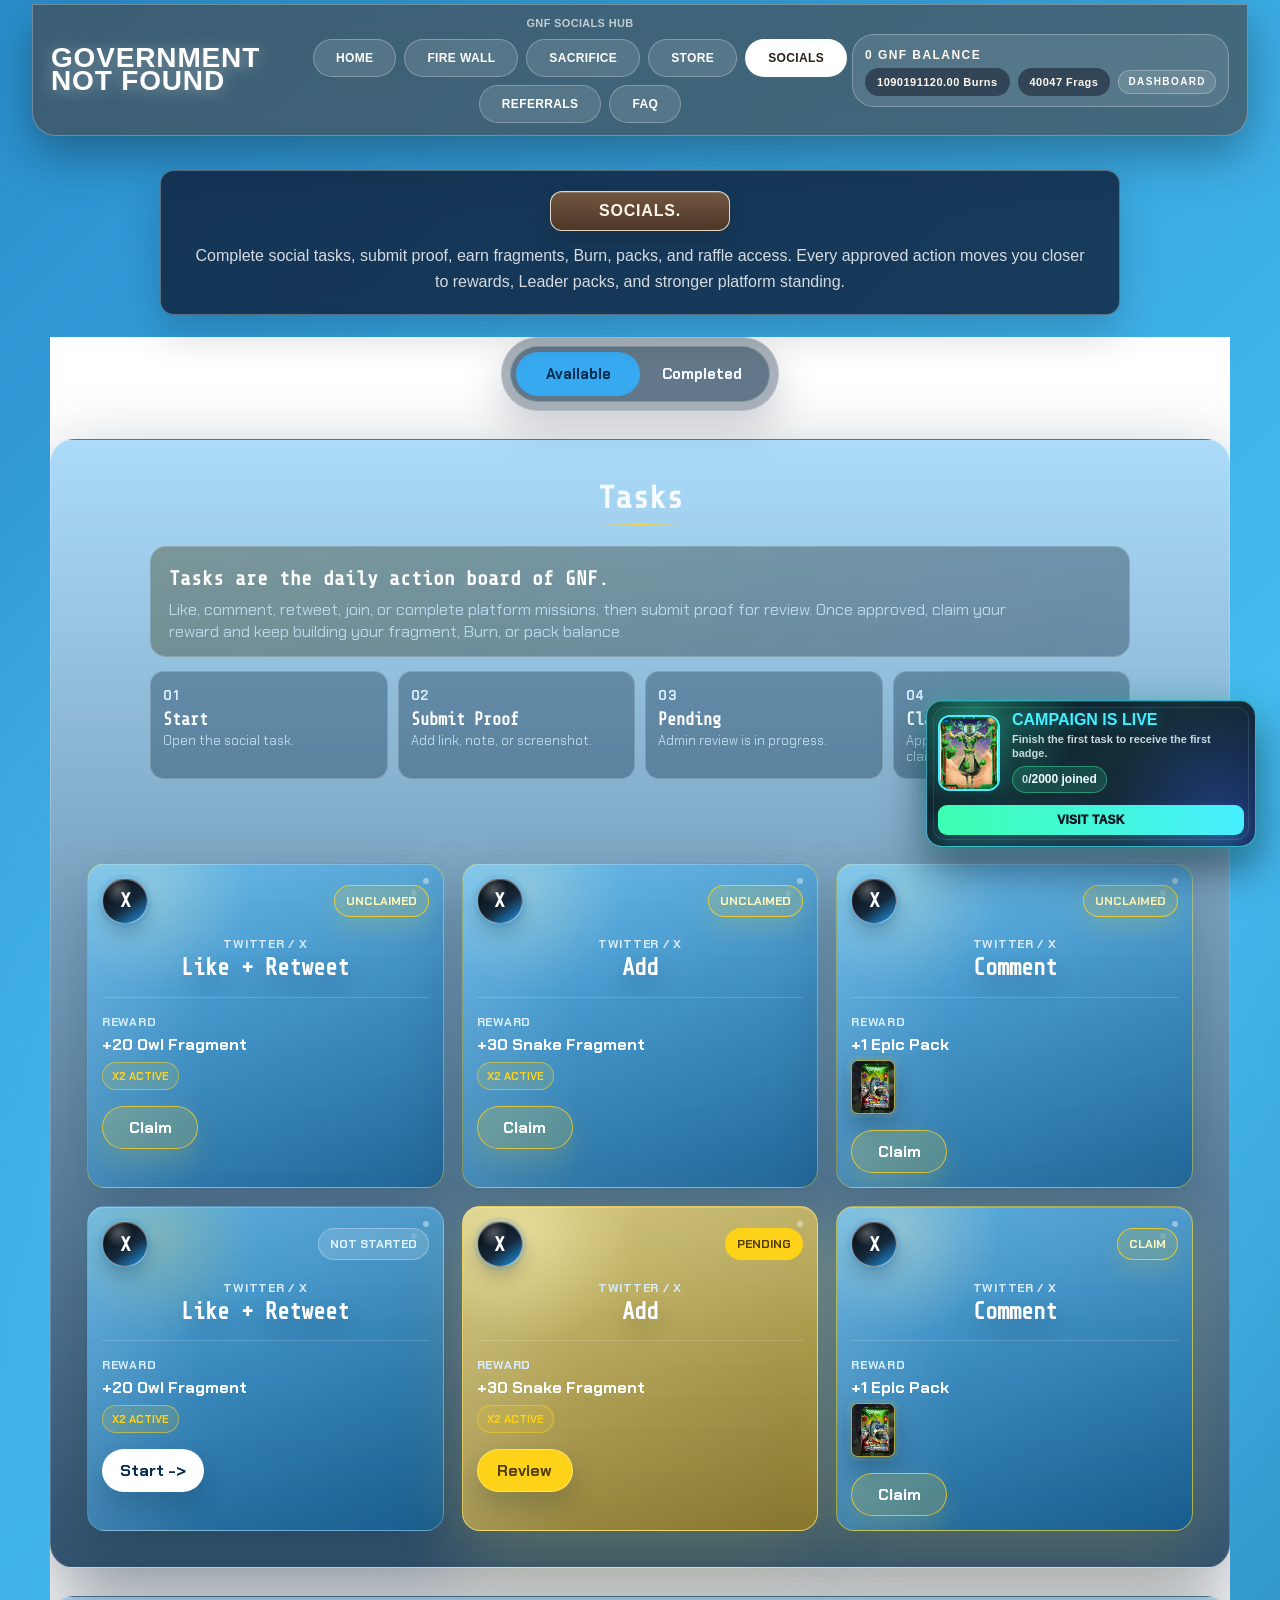
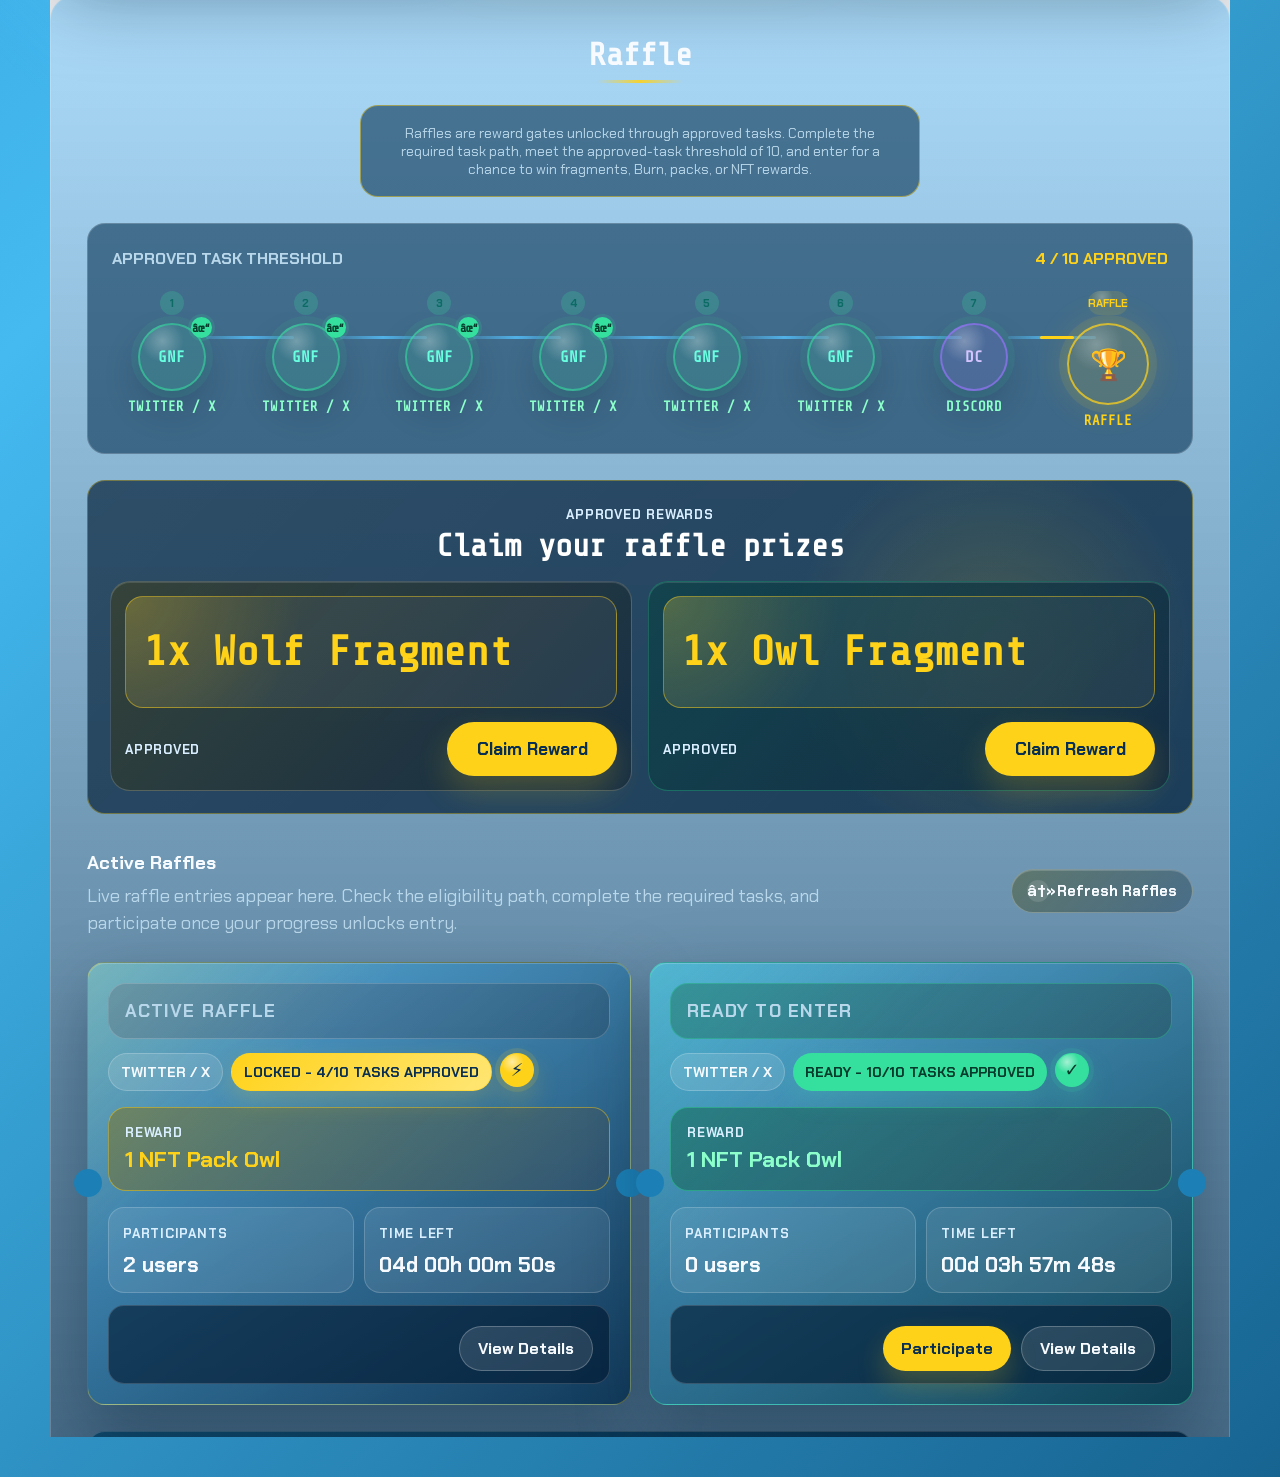
<file: index.html>
<!doctype html>
<html lang="en">
  <head>
    <meta charset="UTF-8" />
    <meta name="viewport" content="width=device-width, initial-scale=1.0" />
    <title>GNF Platform Pages</title>
    <link rel="stylesheet" href="./styles.css?v=38" />
  </head>
  <body>
    <div class="scene scene-socials" id="scene">
      <header class="gnf-header">
        <a class="logo" href="#fire-wall" data-route="fire-wall">Government<br />Not Found</a>

        <div class="header-center">
          <div class="page-kicker" id="pageKicker">GNF Socials Hub</div>
          <nav class="top-nav" aria-label="Main pages">
            <button type="button" data-route="inventory">Home</button>
            <button type="button" data-route="fire-wall">Fire Wall</button>
            <button type="button" data-route="sacrifice">Sacrifice</button>
            <button type="button" data-route="store">Store</button>
            <button class="active" type="button" data-route="socials">Socials</button>
            <button type="button" data-route="referrals">Referrals</button>
            <button type="button" data-route="faq">FAQ</button>
          </nav>
        </div>

        <aside class="balance-box">
          <span>0 GNF Balance</span>
          <div class="balance-row">
            <strong>1090191120.00 Burns</strong>
            <strong>40047 Frags</strong>
            <button type="button" data-route="dashboard">Dashboard</button>
          </div>
        </aside>
      </header>

      <main class="page-wrap">
        <section class="page" id="inventory">
          <section class="guide-card light-guide">
            <strong>The GNF Inventory - General Hub.</strong>
            <p>Everything you earn, farm, open, boost, and claim lives here. Track Burn, Leader fragments, farming packs, NFTs, boosters, wallet and socials links, recruits, and ready rewards in one place. Open packs for drops, trigger boosters, and manage your claimed packs from the hub of the platform.</p>
          </section>

          <section class="inventory-claim">
            <strong>Reward is ready to claim</strong>
            <span>10 Burn + 1-10 random fragments</span>
            <button type="button" data-open-modal="claimRewardModal">Claim Reward</button>
          </section>

          <div class="fragment-strip">
            <article class="flare"><span class="frag-count">10000</span><strong>Flare</strong></article>
            <article class="lore"><span class="frag-count">10000</span><strong>Lore</strong></article>
            <article class="pulse"><span class="frag-count">10000</span><strong>Pulse</strong></article>
            <article class="shard"><span class="frag-count">10000</span><strong>Shard</strong></article>
          </div>

          <div class="inventory-stats">
            <article><strong>1090191120.00</strong><span>Burn Coins</span></article>
            <article><strong>2</strong><span>Recruits</span></article>
            <article><strong>343</strong><span>Packs Owned</span></article>
          </div>

          <section class="connect-panel">
            <div><span>Wallet:</span><strong>H6A1kx#P5Z...tTf6</strong><button type="button" data-toast="Wallet copied">Copy</button></div>
            <div><span>X Account:</span><button type="button">Connected @theisar_x</button></div>
            <div><span>Discord:</span><button type="button">Connected jocker#1180</button></div>
          </section>

          <section class="inventory-panel">
            <div class="inventory-tabs">
              <button class="active" type="button" data-inventory-tab="packs">Packs</button>
              <button type="button" data-inventory-tab="leaders">Leaders</button>
              <button type="button" data-inventory-tab="history">History</button>
              <button type="button" data-inventory-tab="boosters">Boosters</button>
            </div>

            <div class="inventory-tab active" id="packsTab">
              <div class="inventory-subhead">
                <div>
                  <h2>Packs</h2>
                  <p>These are opened for rewards. When you open one, it can drop fragments, boosters, items, Burn, or sometimes another pack/NFT reward depending on the tier. Some openings can trigger a bonus reward, like extra Leader fragments.</p>
                </div>
                
              </div>
              <div class="inventory-pack-grid">
                <article class="inventory-pack common"><span>Common Pack</span><b>87 Ready</b><strong>GNF Break Through</strong></article>
                <article class="inventory-pack rare"><span>Rare Pack</span><b>100 Ready</b><strong>GNF Break Through</strong></article>
                <article class="inventory-pack epic"><span>Epic Pack</span><b>52 Ready</b><strong>GNF Break Through</strong></article>
              </div>
            </div>

            <div class="inventory-tab" id="leadersTab">
              <div class="inventory-subhead">
                <div>
                  <h2>Leaders</h2>
                  <p>These are tied to the four Leader paths. You can buy limited packs from the Store or claim them by sacrificing 100 same-type fragments. Once received, they sit unopened in your Inventory until you reveal them. Revealing shows the NFT/serial or pack result.</p>
                </div>
                
              </div>
              <div class="mini-filter">
                <button class="active" type="button">All</button>
                <button type="button">Opened</button>
                <button type="button">Unopened</button>
              </div>
              <div class="nft-grid">
                <article><span>Snake</span><strong>GNF Leader</strong></article>
                <article><span>Snake</span><strong>GNF Leader</strong></article>
                <article><span>Owl</span><strong>GNF Leader</strong></article>
              </div>
            </div>

            <div class="inventory-tab" id="historyTab">
              <div class="inventory-subhead">
                <div>
                  <h2>History <span class="history-count">6</span></h2>
                  <div class="history-toolbar">
                    <button class="history-refresh" type="button" data-toast="History refreshed">
                      <span>&#8635;</span> Refresh
                    </button>
                    <div class="history-filters">
                      <button class="active" type="button" data-history-filter="all">All</button>
                      <button type="button" data-history-filter="packs">Packs</button>
                      <button type="button" data-history-filter="rewards">Rewards</button>
                      <button type="button" data-history-filter="purchases">Purchases</button>
                      <button type="button" data-history-filter="social">Social</button>
                    </div>
                  </div>
                </div>
              </div>
              <div class="history-table-wrap">
                <table class="history-table">
                  <thead>
                    <tr>
                      <th>Action</th>
                      <th>Amount</th>
                      <th>Date</th>
                    </tr>
                  </thead>
                  <tbody>
                    <tr data-history-type="packs">
                      <td><strong>Claimed Task Reward</strong></td>
                      <td>100 Shark NFT Pack</td>
                      <td>Jun 22, 2026, 4:46 PM</td>
                    </tr>
                    <tr data-history-type="rewards">
                      <td><strong>Claimed Daily Reward</strong></td>
                      <td>3 Burn + 2 Owl Fragments</td>
                      <td>Jun 22, 2026, 4:05 PM</td>
                    </tr>
                    <tr data-history-type="rewards">
                      <td><strong>Claimed Daily Reward</strong></td>
                      <td>2 Burn + 1 Snake Fragments</td>
                      <td>Jun 21, 2026, 5:45 PM</td>
                    </tr>
                    <tr data-history-type="rewards">
                      <td><strong>Claimed Daily Reward</strong></td>
                      <td>3 Burn + 1 Owl Fragments</td>
                      <td>Jun 20, 2026, 8:47 PM</td>
                    </tr>
                    <tr data-history-type="social">
                      <td><strong>Discord Account Connected</strong></td>
                      <td>-</td>
                      <td>Jun 20, 2026, 1:24 PM</td>
                    </tr>
                    <tr data-history-type="social">
                      <td><strong>Twitter Account Connected</strong></td>
                      <td>-</td>
                      <td>Jun 20, 2026, 1:24 PM</td>
                    </tr>
                  </tbody>
                </table>
              </div>
            </div>

            <div class="inventory-tab" id="boostersTab">
              <div class="inventory-subhead">
                <div>
                  <h2>Boosters</h2>
                  <p>Boosters are timed 2x multipliers. Activate one before farming to increase fragment drops from daily gifts and mystery boxes, plus platform points while it is active.</p>
                </div>
                
              </div>
              <div class="booster-grid">
                <article>
                  <div class="booster-icon">1H</div>
                  <strong>1 Hit Booster</strong>
                  <button type="button" data-toast="1 Hit Booster selected">Use</button>
                </article>
                <article>
                  <div class="booster-icon purple">2H</div>
                  <strong>2 Hit Booster</strong>
                  <span>x1</span>
                  <button type="button" data-open-modal="boosterModal">Use</button>
                </article>
                <article>
                  <div class="booster-icon" style="background:#571000;color:#ffbeaa;">3H</div>
                  <strong>3 Hit Booster</strong>
                  <button type="button" data-toast="3 Hit Booster selected">Use</button>
                </article>
              </div>
            </div>
          </section>
        </section>

        <section class="page active" id="socials">
          <section class="guide-card store-guide">
            <strong>Socials.</strong>
            <p>Complete social tasks, submit proof, earn fragments, Burn, packs, and raffle access. Every approved action moves you closer to rewards, Leader packs, and stronger platform standing.</p>
          </section>

          <iframe
            class="social-project-frame"
            title="GNF SocialMedia project"
            src="./SocialMedia/index.html?embed=1&v=23"
          ></iframe>
        </section>

        <section class="page" id="referrals">
          <section class="guide-card parchment-guide">
            <strong>Referrals</strong>
            <p>Invite friends into GNF with your personal link or code. Every confirmed referral helps you earn multiple rewards and accelerate your farming process. Scale your leaderboard position, unlock the 4 Leader cards, and secure your allocation.</p>
            <div class="referral-leader-gallery" aria-label="Leader card previews">
              <img src="./11.jpg" alt="Leader card preview one" />
              <img src="./12.png" alt="Leader card preview two" />
              <img src="./13.png" alt="Leader card preview three" />
              <img src="./14.png" alt="Leader card preview four" />
            </div>
          </section>

          <section class="glass-panel referral-panel">
            <div class="stat-strip">
              <article><strong>2</strong><span>Total Referrals</span></article>
              <article><strong>150</strong><span>Burn Earned</span></article>
              <article><strong>#2</strong><span>Leaderboard Position</span></article>
            </div>

            <div class="wide-tabs">
              <button class="active" type="button" data-referral-tab="invite">Invite Friends</button>
              <button type="button" data-referral-tab="rewards">Rewards</button>
            </div>

            <div class="referral-grid referral-tab-panel active" id="referralInvitePanel">
              <article class="invite-card">
                <h2>Share Your Invite Code</h2>
                <p>Copy and send your code to friends. When they join GNF through your code, they count toward your referrals and reward progress.</p>
                <div class="invite-code">
                  <strong>gsKhB166</strong>
                  <button type="button" data-toast="Invite code copied">Copy</button>
                </div>
                <button class="wide-button" type="button" data-toast="Invite link copied">Copy Your Invite Link</button>
                <div class="squad">
                  <h3>Your Squad</h3>
                  <p>You were referred by <strong>tommyg</strong></p>
                </div>
              </article>

              <article class="leaderboard-card">
                <div class="leaderboard-title-row">
                  <h2 class="leaderboard-heading">
                    <span>Leaderboard</span>
                    <span class="leaderboard-info-mark" aria-label="Leaderboard reward details" data-tooltip="See the top referrers in the GNF community. Rankings are based on confirmed referrals, so every successful invite moves you closer to the top." tabindex="0">?</span>
                  </h2>
                </div>
                <p class="leaderboard-copy">Top 200 allocation to the token and the top 4 of the pack get the 4 of the Leader Pack NFTs.</p>
                <div class="leader-list">
                  <div class="leader-row"><b>#1</b><strong>Survivor</strong><img class="leader-pack" src="./11.jpg" alt="Kalix leader card" /><span>20 referrals</span></div>
                  <div class="leader-row"><b>#2</b><strong>jocker</strong><img class="leader-pack" src="./12.png" alt="Varok leader card" /><span>16 referrals</span></div>
                  <div class="leader-row"><b>#3</b><strong>tommyg</strong><img class="leader-pack" src="./13.png" alt="Razkor leader card" /><span>12 referrals</span></div>
                  <div class="leader-row"><b>#4</b><strong>Raven</strong><img class="leader-pack" src="./14.png" alt="Alcyr leader card" /><span>9 referrals</span></div>
                  <div class="leader-row"><b>#5</b><strong>Nova</strong><span class="leader-pack-slot" aria-hidden="true"></span><span>7 referrals</span></div>
                  <div class="leader-row"><b>#6</b><strong>Orion</strong><span class="leader-pack-slot" aria-hidden="true"></span><span>5 referrals</span></div>
                  <div class="leader-row"><b>#7</b><strong>Valkyr</strong><span class="leader-pack-slot" aria-hidden="true"></span><span>4 referrals</span></div>
                  <div class="leader-row"><b>#8</b><strong>Atlas</strong><span class="leader-pack-slot" aria-hidden="true"></span><span>3 referrals</span></div>
                  <div class="leader-row"><b>#9</b><strong>Echo</strong><span class="leader-pack-slot" aria-hidden="true"></span><span>2 referrals</span></div>
                  <div class="leader-row"><b>#10</b><strong>Lyra</strong><span class="leader-pack-slot" aria-hidden="true"></span><span>1 referral</span></div>
                </div>
              </article>
            </div>

            <div class="referral-grid referral-tab-panel" id="referralRewardsPanel">
              <article class="milestone-card reward-layout-card referral-tier-card">
                <h2>Invite Milestones</h2>
                <p>Rewards unlock as your confirmed invite count grows.</p>

                <div class="referral-tier-list">
                  <article class="referral-tier-row claimed">
                    <strong class="tier-title">Invite 1 Friend</strong>
                    <div class="tier-rewards">
                      <span class="tier-reward burn" data-tooltip="15 Burn" tabindex="0"><span class="tier-burn-mark">B</span><b>x15</b></span>
                    </div>
                    <div class="tier-status">
                      <span class="tier-claimed">&#10003; Claimed</span>
                    </div>
                  </article>
                  <article class="referral-tier-row locked">
                    <strong class="tier-title">Invite 3 Friends</strong>
                    <div class="tier-rewards">
                      <span class="tier-reward burn" data-tooltip="40 Burn" tabindex="0"><span class="tier-burn-mark">B</span><b>x40</b></span>
                      <span class="tier-plus">+</span>
                      <span class="tier-reward pack common" data-tooltip="1 Common Reward Pack" tabindex="0"><img src="./SocialMedia/assets/epic-pack.png" alt="Common Reward Pack" /><b>1</b></span>
                    </div>
                    <div class="tier-status">
                      <span class="tier-count">2/3</span>
                      <i class="tier-progress" style="--progress: 66%"></i>
                    </div>
                  </article>
                  <article class="referral-tier-row locked">
                    <strong class="tier-title">Invite 5 Friends</strong>
                    <div class="tier-rewards">
                      <span class="tier-reward burn" data-tooltip="50 Burn" tabindex="0"><span class="tier-burn-mark">B</span><b>x50</b></span>
                      <span class="tier-plus">+</span>
                      <span class="tier-reward pack common" data-tooltip="2 Common Reward Pack" tabindex="0"><img src="./SocialMedia/assets/epic-pack.png" alt="Common Reward Pack" /><b>2</b></span>
                    </div>
                    <div class="tier-status">
                      <span class="tier-count">2/5</span>
                      <i class="tier-progress" style="--progress: 40%"></i>
                    </div>
                  </article>
                  <article class="referral-tier-row locked">
                    <strong class="tier-title">Invite 10 Friends</strong>
                    <div class="tier-rewards">
                      <span class="tier-reward burn" data-tooltip="100 Burn" tabindex="0"><span class="tier-burn-mark">B</span><b>x100</b></span>
                      <span class="tier-plus">+</span>
                      <span class="tier-reward pack rare" data-tooltip="1 Rare Reward Pack" tabindex="0"><img src="./SocialMedia/assets/epic-pack.png" alt="Rare Reward Pack" /><b>1</b></span>
                      <span class="tier-plus">+</span>
                      <span class="tier-reward pack common" data-tooltip="3 Common Reward Pack" tabindex="0"><img src="./SocialMedia/assets/epic-pack.png" alt="Common Reward Pack" /><b>3</b></span>
                    </div>
                    <div class="tier-status">
                      <span class="tier-count">2/10</span>
                      <i class="tier-progress" style="--progress: 20%"></i>
                    </div>
                  </article>
                  <article class="referral-tier-row locked">
                    <strong class="tier-title">Invite 20 Friends</strong>
                    <div class="tier-rewards">
                      <span class="tier-reward burn" data-tooltip="200 Burn" tabindex="0"><span class="tier-burn-mark">B</span><b>x200</b></span>
                      <span class="tier-plus">+</span>
                      <span class="tier-reward pack rare" data-tooltip="2 Rare Reward Pack" tabindex="0"><img src="./SocialMedia/assets/epic-pack.png" alt="Rare Reward Pack" /><b>2</b></span>
                      <span class="tier-plus">+</span>
                      <span class="tier-reward pack common" data-tooltip="4 Common Reward Pack" tabindex="0"><img src="./SocialMedia/assets/epic-pack.png" alt="Common Reward Pack" /><b>4</b></span>
                    </div>
                    <div class="tier-status">
                      <span class="tier-count">2/20</span>
                      <i class="tier-progress" style="--progress: 10%"></i>
                    </div>
                  </article>
                  <article class="referral-tier-row locked">
                    <strong class="tier-title">Invite 35 Friends</strong>
                    <div class="tier-rewards">
                      <span class="tier-reward burn" data-tooltip="350 Burn" tabindex="0"><span class="tier-burn-mark">B</span><b>x350</b></span>
                      <span class="tier-plus">+</span>
                      <span class="tier-reward pack epic" data-tooltip="1 Epic Reward Pack" tabindex="0"><img src="./SocialMedia/assets/epic-pack.png" alt="Epic Reward Pack" /><b>1</b></span>
                      <span class="tier-plus">+</span>
                      <span class="tier-reward pack rare" data-tooltip="3 Rare Reward Pack" tabindex="0"><img src="./SocialMedia/assets/epic-pack.png" alt="Rare Reward Pack" /><b>3</b></span>
                      <span class="tier-plus">+</span>
                      <span class="tier-reward pack common" data-tooltip="5 Common Reward Pack" tabindex="0"><img src="./SocialMedia/assets/epic-pack.png" alt="Common Reward Pack" /><b>5</b></span>
                    </div>
                    <div class="tier-status">
                      <span class="tier-count">2/35</span>
                      <i class="tier-progress" style="--progress: 6%"></i>
                    </div>
                  </article>
                  <article class="referral-tier-row locked">
                    <strong class="tier-title">Invite 50 Friends</strong>
                    <div class="tier-rewards">
                      <span class="tier-reward burn" data-tooltip="500 Burn" tabindex="0"><span class="tier-burn-mark">B</span><b>x500</b></span>
                      <span class="tier-plus">+</span>
                      <span class="tier-reward pack epic" data-tooltip="2 Epic Reward Pack" tabindex="0"><img src="./SocialMedia/assets/epic-pack.png" alt="Epic Reward Pack" /><b>2</b></span>
                      <span class="tier-plus">+</span>
                      <span class="tier-reward pack rare" data-tooltip="4 Rare Reward Pack" tabindex="0"><img src="./SocialMedia/assets/epic-pack.png" alt="Rare Reward Pack" /><b>4</b></span>
                      <span class="tier-plus">+</span>
                      <span class="tier-reward pack common" data-tooltip="6 Common Reward Pack" tabindex="0"><img src="./SocialMedia/assets/epic-pack.png" alt="Common Reward Pack" /><b>6</b></span>
                    </div>
                    <div class="tier-status">
                      <span class="tier-count">2/50</span>
                      <i class="tier-progress" style="--progress: 4%"></i>
                    </div>
                  </article>
                  <article class="referral-tier-row locked">
                    <strong class="tier-title">Invite 75 Friends</strong>
                    <div class="tier-rewards">
                      <span class="tier-reward burn" data-tooltip="600 Burn" tabindex="0"><span class="tier-burn-mark">B</span><b>x600</b></span>
                      <span class="tier-plus">+</span>
                      <span class="tier-reward pack mythic" data-tooltip="1 Mythic Reward Pack" tabindex="0"><img src="./SocialMedia/assets/epic-pack.png" alt="Mythic Reward Pack" /><b>1</b></span>
                      <span class="tier-plus">+</span>
                      <span class="tier-reward pack epic" data-tooltip="3 Epic Reward Pack" tabindex="0"><img src="./SocialMedia/assets/epic-pack.png" alt="Epic Reward Pack" /><b>3</b></span>
                      <span class="tier-plus">+</span>
                      <span class="tier-reward pack rare" data-tooltip="5 Rare Reward Pack" tabindex="0"><img src="./SocialMedia/assets/epic-pack.png" alt="Rare Reward Pack" /><b>5</b></span>
                      <span class="tier-plus">+</span>
                      <span class="tier-reward pack common" data-tooltip="7 Common Reward Pack" tabindex="0"><img src="./SocialMedia/assets/epic-pack.png" alt="Common Reward Pack" /><b>7</b></span>
                    </div>
                    <div class="tier-status">
                      <span class="tier-count">2/75</span>
                      <i class="tier-progress" style="--progress: 3%"></i>
                    </div>
                  </article>
                  <article class="referral-tier-row locked">
                    <strong class="tier-title">Invite 100 Friends</strong>
                    <div class="tier-rewards">
                      <span class="tier-reward burn" data-tooltip="1000 Burn" tabindex="0"><span class="tier-burn-mark">B</span><b>x1000</b></span>
                      <span class="tier-plus">+</span>
                      <span class="tier-reward pack mythic" data-tooltip="2 Mythic Reward Pack" tabindex="0"><img src="./SocialMedia/assets/epic-pack.png" alt="Mythic Reward Pack" /><b>2</b></span>
                      <span class="tier-plus">+</span>
                      <span class="tier-reward pack epic" data-tooltip="4 Epic Reward Pack" tabindex="0"><img src="./SocialMedia/assets/epic-pack.png" alt="Epic Reward Pack" /><b>4</b></span>
                      <span class="tier-plus">+</span>
                      <span class="tier-reward pack rare" data-tooltip="6 Rare Reward Pack" tabindex="0"><img src="./SocialMedia/assets/epic-pack.png" alt="Rare Reward Pack" /><b>6</b></span>
                      <span class="tier-plus">+</span>
                      <span class="tier-reward pack common" data-tooltip="8 Common Reward Pack" tabindex="0"><img src="./SocialMedia/assets/epic-pack.png" alt="Common Reward Pack" /><b>8</b></span>
                    </div>
                    <div class="tier-status">
                      <span class="tier-count">2/100</span>
                      <i class="tier-progress" style="--progress: 2%"></i>
                    </div>
                  </article>
                  <article class="referral-tier-row locked">
                    <strong class="tier-title">Invite 150 Friends</strong>
                    <div class="tier-rewards">
                      <span class="tier-reward burn" data-tooltip="1200 Burn" tabindex="0"><span class="tier-burn-mark">B</span><b>x1200</b></span>
                      <span class="tier-plus">+</span>
                      <span class="tier-reward pack legendary" data-tooltip="1 Legendary Reward Pack" tabindex="0"><img src="./SocialMedia/assets/epic-pack.png" alt="Legendary Reward Pack" /><b>1</b></span>
                      <span class="tier-plus">+</span>
                      <span class="tier-reward pack mythic" data-tooltip="3 Mythic Reward Pack" tabindex="0"><img src="./SocialMedia/assets/epic-pack.png" alt="Mythic Reward Pack" /><b>3</b></span>
                      <span class="tier-plus">+</span>
                      <span class="tier-reward pack epic" data-tooltip="5 Epic Reward Pack" tabindex="0"><img src="./SocialMedia/assets/epic-pack.png" alt="Epic Reward Pack" /><b>5</b></span>
                      <span class="tier-plus">+</span>
                      <span class="tier-reward pack rare" data-tooltip="7 Rare Reward Pack" tabindex="0"><img src="./SocialMedia/assets/epic-pack.png" alt="Rare Reward Pack" /><b>7</b></span>
                      <span class="tier-plus">+</span>
                      <span class="tier-reward pack common" data-tooltip="9 Common Reward Pack" tabindex="0"><img src="./SocialMedia/assets/epic-pack.png" alt="Common Reward Pack" /><b>9</b></span>
                    </div>
                    <div class="tier-status">
                      <span class="tier-count">2/150</span>
                      <i class="tier-progress" style="--progress: 1.4%"></i>
                    </div>
                  </article>
                  <article class="referral-tier-row locked">
                    <strong class="tier-title">Invite 200 Friends</strong>
                    <div class="tier-rewards">
                      <span class="tier-reward burn" data-tooltip="2000 Burn" tabindex="0"><span class="tier-burn-mark">B</span><b>x2000</b></span>
                      <span class="tier-plus">+</span>
                      <span class="tier-reward pack legendary" data-tooltip="2 Legendary Reward Pack" tabindex="0"><img src="./SocialMedia/assets/epic-pack.png" alt="Legendary Reward Pack" /><b>2</b></span>
                      <span class="tier-plus">+</span>
                      <span class="tier-reward pack mythic" data-tooltip="4 Mythic Reward Pack" tabindex="0"><img src="./SocialMedia/assets/epic-pack.png" alt="Mythic Reward Pack" /><b>4</b></span>
                      <span class="tier-plus">+</span>
                      <span class="tier-reward pack epic" data-tooltip="6 Epic Reward Pack" tabindex="0"><img src="./SocialMedia/assets/epic-pack.png" alt="Epic Reward Pack" /><b>6</b></span>
                      <span class="tier-plus">+</span>
                      <span class="tier-reward pack rare" data-tooltip="8 Rare Reward Pack" tabindex="0"><img src="./SocialMedia/assets/epic-pack.png" alt="Rare Reward Pack" /><b>8</b></span>
                      <span class="tier-plus">+</span>
                      <span class="tier-reward pack common" data-tooltip="10 Common Reward Pack" tabindex="0"><img src="./SocialMedia/assets/epic-pack.png" alt="Common Reward Pack" /><b>10</b></span>
                      <span class="tier-plus">+</span>
                      <span class="tier-reward badge" data-tooltip="Top Referrer Badge" tabindex="0"><span class="tier-badge-mark">TOP</span><b>Badge</b></span>
                    </div>
                    <div class="tier-status">
                      <span class="tier-count">2/200</span>
                      <i class="tier-progress" style="--progress: 1%"></i>
                    </div>
                  </article>
                </div>
              </article>

              <article class="leaderboard-card">
                <div class="leaderboard-title-row">
                  <h2 class="leaderboard-heading">
                    <span>Leaderboard</span>
                    <span class="leaderboard-info-mark" aria-label="Leaderboard reward details" data-tooltip="See the top referrers in the GNF community. Rankings are based on confirmed referrals, so every successful invite moves you closer to the top." tabindex="0">?</span>
                  </h2>
                </div>
                <p class="leaderboard-copy">Top 200 allocation to the token and the top 4 of the pack get the 4 of the Leader Pack NFTs.</p>
                <div class="leader-list">
                  <div class="leader-row"><b>#1</b><strong>Survivor</strong><img class="leader-pack" src="./11.jpg" alt="Kalix leader card" /><span>20 referrals</span></div>
                  <div class="leader-row"><b>#2</b><strong>jocker</strong><img class="leader-pack" src="./12.png" alt="Varok leader card" /><span>16 referrals</span></div>
                  <div class="leader-row"><b>#3</b><strong>tommyg</strong><img class="leader-pack" src="./13.png" alt="Razkor leader card" /><span>12 referrals</span></div>
                  <div class="leader-row"><b>#4</b><strong>Raven</strong><img class="leader-pack" src="./14.png" alt="Alcyr leader card" /><span>9 referrals</span></div>
                  <div class="leader-row"><b>#5</b><strong>Nova</strong><span class="leader-pack-slot" aria-hidden="true"></span><span>7 referrals</span></div>
                  <div class="leader-row"><b>#6</b><strong>Orion</strong><span class="leader-pack-slot" aria-hidden="true"></span><span>5 referrals</span></div>
                  <div class="leader-row"><b>#7</b><strong>Valkyr</strong><span class="leader-pack-slot" aria-hidden="true"></span><span>4 referrals</span></div>
                  <div class="leader-row"><b>#8</b><strong>Atlas</strong><span class="leader-pack-slot" aria-hidden="true"></span><span>3 referrals</span></div>
                  <div class="leader-row"><b>#9</b><strong>Echo</strong><span class="leader-pack-slot" aria-hidden="true"></span><span>2 referrals</span></div>
                  <div class="leader-row"><b>#10</b><strong>Lyra</strong><span class="leader-pack-slot" aria-hidden="true"></span><span>1 referral</span></div>
                </div>
              </article>
            </div>
          </section>
        </section>

        <section class="page" id="store">
          <section class="guide-card store-guide">
            <strong>Store.</strong>
            <p>Top up Burn, grab unopened farming packs, and collect limited NFT packs before they run out. Every pack you buy is sent sealed to your profile gallery, ready to open when you choose. Use the Store to fuel farming, stack rewards, and prepare for your next Sacrifice or reveal.</p>
          </section>

          <div class="store-layout">
            <section>
              <div class="pill-tabs left-tabs">
                <button class="active" type="button" data-store-tab="packs">Packs</button>
                <button type="button" data-store-tab="nft-packs">NFT Packs</button>
              </div>
              <div class="store-title">
                <h1 id="storePackTitle">Packs</h1>
                <p id="storePackDescription">Buy unopened farming packs with Burn. They stay sealed in your profile gallery until you open them for rewards like fragments, boosters, bonus drops, or other platform items.</p>
              </div>
              <div class="pack-grid">
                <article class="pack-card blue">GNF<br />Break<br />Through</article>
                <article class="pack-card red">GNF<br />Break<br />Through</article>
                <article class="pack-card green">GNF<br />Break<br />Through</article>
                <article class="pack-card crimson">GNF<br />Break<br />Through</article>
                <article class="pack-card gold">GNF<br />Break<br />Through</article>
              </div>
            </section>

            <aside class="buy-column">
              <article class="buy-header">
                <h2>Buy Burns</h2>
                <p>Top up your Burn balance with SOL. Burn is the platform currency used to buy packs, NFT packs, boosters, and other Store items. It is internal to the GNF platform and is not the GNF token.</p>
              </article>
              <article class="deal-card">
                <span>Limited Deal</span>
                <strong>5,000 Burns</strong>
                <button type="button" data-toast="Limited burn deal selected">Buy Now</button>
              </article>
              <div class="burn-grid">
                <article><span>Starter</span><b>1,000</b><small>0.01 SOL</small><button type="button">Buy</button></article>
                <article><span>Starter</span><b>3,000</b><small>0.03 SOL</small><button type="button">Buy</button></article>
                <article><span>Starter</span><b>4,000</b><small>0.04 SOL</small><button type="button">Buy</button></article>
                <article><span>Starter</span><b>5,000</b><small>0.05 SOL</small><button type="button">Buy</button></article>
                <article><span>Pro</span><b>10,000</b><small>0.1 SOL</small><button type="button">Buy</button></article>
                <article><span>Whale</span><b>100,000</b><small>1 SOL</small><button type="button">Buy</button></article>
              </div>
            </aside>
          </div>
        </section>

        <section class="page" id="sacrifice">
          <section class="guide-card sacrifice-guide">
            <strong>Sacrifice.</strong>
            <p>Choose a Leader path and spend 100 matching fragments to mint an unopened NFT pack. Each Leader has a limited sacrifice supply, so once that pool is gone, that pack can only come from other platform rewards or Store paths.</p>
          </section>

          <section class="glass-panel sacrifice-overview">
            <h1 class="black-pill">Overview</h1>
            <div class="sacrifice-stats">
              <article><span>Current Bundle</span><strong>Wolf Pack</strong></article>
              <article><span>Available Spots</span><strong>9635 / 10000</strong></article>
              <article><span>Sacrifice Remaining Wolf Pack</span><strong>1395</strong></article>
              <article><span>Total NFT Collected</span><strong>365 / 10000</strong></article>
            </div>
          </section>

          <div class="sacrifice-layout">
            <aside class="process-card">
              <h2>Process</h2>
              <div class="process-step"><strong>1. Connect your wallet.</strong></div>
              <div class="process-step active"><strong>2. Select your pack.</strong></div>
              <div class="process-step"><strong>3.</strong><span>Sacrifice 100 matching fragments.</span></div>
              <div class="process-step"><strong>4.</strong><span>Open the sealed pack in Inventory.</span></div>
              <div class="fragment-box">
                <h3>Your Fragments</h3>
                <strong>100/3 <small>/100</small></strong>
                <div class="green-bar"><span></span></div>
              </div>
            </aside>

            <section class="sacrifice-main">
              <div class="bundle-tabs">
                <button class="active" type="button">Wolf Pack<small>wolf nft</small></button>
                <button type="button">Owl Pack<small>owl nft</small></button>
                <button type="button">Shark Pack<small>shark nft</small></button>
                <button type="button">Snake Pack<small>snake nft</small></button>
              </div>

              <div class="info-grid">
                <article><h2>Description</h2><p>Led by the Alpha Wolf, known to be fierce, loyal, and unbreakable. A master of teamwork and raw strength.</p></article>
                <article class="reward-pool-card" aria-labelledby="reward-pool-title">
                  <h2 id="reward-pool-title">Reward Pool</h2>
                  <div class="reward-pool-list">
                    <div class="reward-pool-item reward-preview" data-preview="cards" tabindex="0">
                      <span class="reward-pool-label">Card Pool</span>
                      <span class="reward-pool-info" aria-hidden="true">?</span>
                      <div class="reward-tooltip" role="tooltip">
                        <h3>Card Pool</h3>
                        <div class="reward-chip-grid">
                          <span>Inferno</span><span>Nove</span><span>WildForest</span><span>Wisp</span>
                          <span>Abyss</span><span>Atlantis</span><span>Swamp</span><span>Tsunami</span>
                          <span>Cyclone</span><span>SandStorm</span><span>Tempest</span><span>Zephyr</span>
                          <span>Mainframe</span><span>Matrix</span><span>Quantum</span><span>Synthwave</span>
                          <span>Lich</span><span>Reaper</span><span>Venom</span><span>Wraith</span>
                        </div>
                      </div>
                    </div>
                    <div class="reward-pool-item" data-preview="characters" tabindex="0">
                      <span class="reward-pool-label">Character Rarity</span>
                      <span class="reward-pool-info" aria-hidden="true">?</span>
                      <div class="reward-tooltip" role="tooltip">
                        <h3>Character Rarity</h3>
                        <div class="reward-chip-grid">
                          <span>Common</span><span>Uncommon</span><span>Rare</span><span>Epic</span><span>Legendary</span><span>Mythic</span>
                        </div>
                      </div>
                    </div>
                    <div class="reward-pool-item" data-preview="fragments" tabindex="0">
                      <span class="reward-pool-label">Fragment Tier Rarity</span>
                      <span class="reward-pool-info" aria-hidden="true">?</span>
                      <div class="reward-tooltip" role="tooltip">
                        <h3>Fragment Tier Rarity</h3>
                        <div class="reward-rarity-list">
                          <div><strong>Tier 1</strong><span>Highest</span></div>
                          <div><strong>Tier 2</strong><span>High</span></div>
                          <div><strong>Tier 3</strong><span>Medium</span></div>
                          <div><strong>Tier 4</strong><span>Lowest</span></div>
                        </div>
                      </div>
                    </div>
                  </div>
                </article>
              </div>

              <article class="mint-card">
                <h2>Claim NFT Pack</h2>
                <p>100 Flare fragments mints a Wolf Pack, 100 Shard fragments mints an Owl Pack, 100 Pulse fragments mints a Shark Pack, and 100 Snake fragments mints a Snake Pack.</p>
                <button type="button" data-open-modal="mintModal">Sacrifice</button>
              </article>
            </section>
          </div>
        </section>

        <section class="page" id="fire-wall">
          <section class="guide-card fire-guide">
            <strong>Fire Wall.</strong>
            <p>GNF is the FIREWALL floor-stabilizer protocol on Metaplex Core, live on Solana mainnet. This is where under-floor listings are challenged. Frozen NFTs enter a 6 hour timed window: owners can defrost before expiry, or holders vote to save or burn. Every outcome is tracked here, from live votes to final results and your own voting history.</p>

            <div class="mechanism-timeline">
              <h4>How FIREWALL Works (The 9-Step Loop)</h4>
              <div class="timeline-grid">
                <div class="t-step"><i>1</i> <strong>Detect</strong> <span>Under-floor listing detected in real time.</span></div>
                <div class="t-step"><i>2</i> <strong>Freeze</strong> <span>The NFT is frozen automatically.</span></div>
                <div class="t-step"><i>3</i> <strong>Window</strong> <span>The owner has 6 hours to resolve.</span></div>
                <div class="t-step"><i>4</i> <strong>Defreeze</strong> <span>Marketplace API delists it; owner keeps asset.</span></div>
                <div class="t-step"><i>5</i> <strong>Vote</strong> <span>If unresolved, 12-hour holder vote starts.</span></div>
                <div class="t-step"><i>6</i> <strong>Burn</strong> <span>If burned, original NFT is destroyed.</span></div>
                <div class="t-step"><i>7</i> <strong>Rebirth</strong> <span>New NFT (same traits) minted to loyal holders.</span></div>
                <div class="t-step"><i>8</i> <strong>Save</strong> <span>If vote fails, NFT is released normally.</span></div>
                <div class="t-step"><i>9</i> <strong>Loop</strong> <span>Repeated undercuts re-trigger automatically.</span></div>
              </div>
            </div>
          </section>

          <div class="pill-tabs firewall-tabs">
            <button class="active" type="button" data-firewall-tab="running">Running Votes</button>
            <button type="button" data-firewall-tab="results">Results Den</button>
            <button type="button" data-firewall-tab="my-voting">My Voting</button>
            <button type="button" data-firewall-tab="defrost">Defrost House</button>
          </div>

          <section class="glass-panel vote-panel firewall-panel active" id="runningPanel">
            <div class="vote-top">
              <div class="vote-actions">
                <button type="button">Filters</button>
              </div>
              <p>Live Burn or Save votes appear here. Review each frozen NFT, check the timer, and cast your vote before the window closes.</p>
              <button class="vote-refresh-inline" type="button" data-toast="Vote list refreshed">Refresh Votes</button>
            </div>
            <div class="vote-empty">
              
              
            </div>
          </section>

          <section class="glass-panel vote-panel firewall-panel" id="resultsPanel">
            <div class="vote-top">
              <div class="vote-actions">
                <button type="button">Filters</button>
              </div>
              <p>Final vote outcomes live here. See which NFTs were saved or burned, the winning side, and the wallet that received the reborn NFT when a burn vote passes.</p>
              <button class="vote-refresh-inline" type="button" data-toast="Vote list refreshed">Refresh Votes</button>
            </div>
            <div class="nft-vote-grid results-grid">
              <article class="protocol-nft winner">
                <div class="nft-art">GNF</div>
                <strong>GNF</strong>
                <span>Winner</span>
                <b>6ZuHhj...CBH6FH</b>
              </article>
              <article class="protocol-nft winner">
                <div class="nft-art">GNF</div>
                <strong>GNF</strong>
                <span>Winner</span>
                <b>Dnzdjh...tbh10d</b>
              </article>
              <article class="protocol-nft unfreeze">
                <div class="nft-art">GNF</div>
                <strong>GNF</strong>
                <div class="vote-percent">
                  <span>Burn 0.00%</span>
                  <span>Forgive 0.00%</span>
                </div>
                <button type="button" data-open-modal="unfreezeModal">Unfreeze</button>
              </article>
            </div>
          </section>

          <section class="glass-panel vote-panel firewall-panel" id="myVotingPanel">
            <div class="vote-top">
              <div class="vote-actions">
                <button type="button">Filters</button>
              </div>
              <p>Your personal voting record. Track every NFT you voted on, how you voted, and the outcome after the vote closes.</p>
              <button class="vote-refresh-inline" type="button" data-toast="Vote list refreshed">Refresh Votes</button>
            </div>
            <div class="vote-empty">
              
              
              
            </div>
          </section>

          <section class="glass-panel vote-panel firewall-panel" id="defrostPanel">
            <div class="vote-top">
              <div class="vote-actions">
                <button type="button">Filters</button>
              </div>
              <p>Your emergency exit for frozen NFTs. If one of your NFTs is caught below the protected floor, come here to defrost it before the timer expires and prevent it from entering the Burn or Save outcome.</p>
              <button class="vote-refresh-inline" type="button" data-toast="Vote list refreshed">Refresh Votes</button>
            </div>
            <div class="vote-empty">
              
              
              
            </div>
            <section class="business-model-grid">
            <article class="pricing-card">
              <h4>FIREWALL Subscription</h4>
              <p>For NFT Collections</p>
              <div class="tiers">
                <div><span>Starter (1 Collection)</span> <strong>$50/mo</strong></div>
                <div><span>Pro (2 Collections)</span> <strong>$100/mo</strong></div>
                <div><span>Advanced (3 Collections)</span> <strong>$150/mo</strong></div>
                <div><span>Enterprise (Unlimited)</span> <strong>$300/mo</strong></div>
              </div>
              <small>NFT Holders get 50% off. Yearly is 20% off.</small>
            </article>

            <article class="pricing-card tokenomics-card">
              <h4>GNF Tokenomics</h4>
              <p>Token is currently NOT live.</p>
              <div class="tiers">
                <div><span>Total Supply</span> <strong>1,000,000,000 GNF</strong></div>
                <div><span>Community / Farmers</span> <strong>30%</strong></div>
                <div><span>Ecosystem / Treasury</span> <strong>25%</strong></div>
                <div><span>Buybacks</span> <strong>20% of FIREWALL Profit</strong></div>
              </div>
              <small>Token will launch after FIREWALL adoption is proven.</small>
            </article>
          </section>
        </section>

        <section class="page" id="faq">
          <section class="guide-card dark-guide" style="margin-bottom: 24px;">
            <strong>Frequently Asked Questions.</strong>
            <p>Everything you need to know about GNF, FIREWALL, and the ecosystem.</p>
          </section>

          <div class="faq-accordion">
            <details class="faq-item">
              <summary>What is GNF?</summary>
              <div class="faq-content">
                <p>GNF — Government Not Found — is a Web3 ecosystem built around FIREWALL, an automated on-chain protocol that defends NFT floor prices. Built on Metaplex Core, live on Solana mainnet, pre-launch on the social side.</p>
              </div>
            </details>
            <details class="faq-item">
              <summary>What is FIREWALL in one sentence?</summary>
              <div class="faq-content">
                <p>A collection-level protocol that freezes any NFT listed below the community floor, gives the seller 6 hours to back down, then lets holders vote to burn it — with burned assets re-minted and redistributed to holders who defended the project.</p>
              </div>
            </details>
            <details class="faq-item">
              <summary>Is GNF live?</summary>
              <div class="faq-content">
                <p>The protocol is on Solana mainnet. The social and pack rollout has not started. We're in a pre-launch phase, raising an angel round.</p>
              </div>
            </details>
            <details class="faq-item">
              <summary>Is the GNF token live?</summary>
              <div class="faq-content">
                <p>No. The token is intentionally not active. It will be introduced after FIREWALL proves real adoption. There are no current token promises, no presale, no allocation commitments.</p>
              </div>
            </details>
            <details class="faq-item">
              <summary>Who decides the floor?</summary>
              <div class="faq-content">
                <p>The community. The team has no override.</p>
              </div>
            </details>
            <details class="faq-item">
              <summary>What stops someone from gaming the vote?</summary>
              <div class="faq-content">
                <p>The vote is on-chain, scoped to holders, and time-bound. The protocol has anti-manipulation logic: repeated under-floor relistings re-trigger enforcement automatically.</p>
              </div>
            </details>
            <details class="faq-item">
              <summary>How does GNF make money?</summary>
              <div class="faq-content">
                <p>FIREWALL is sold as subscription infrastructure. Tiers: Starter $50/mo (1 collection), Pro $100/mo (2), Advanced $150/mo (3), Enterprise $300/mo (unlimited). Yearly is 20% off. NFT holders get 50% off. 20% of revenue funds GNF token buybacks.</p>
              </div>
            </details>
            <details class="faq-item">
              <summary>How do I get a GNF NFT?</summary>
              <div class="faq-content">
                <p>By participating. You earn leader-specific fragments through social tasks, referrals, and Enlightenment Stories. 100 fragments → 1 Leader pack. Once all 10,000 packs are minted across the community, claiming opens and packs deploy NFTs on-chain. Total supply is capped at 10,000.</p>
              </div>
            </details>
            <details class="faq-item">
              <summary>Can I buy a pack directly?</summary>
              <div class="faq-content">
                <p>Yes — but only a limited share. 2,000 NFTs across the whole collection are available for direct purchase from the Store using burn coins, and 8,000 must be earned (sacrifice-minted from fragments, granted as rewards from tasks/raffles/boxes, or seeded).</p>
              </div>
            </details>
            <details class="faq-item">
              <summary>What are the four Leaders?</summary>
              <div class="faq-content">
                <p>Owl, Wolf, Shark, Snake. Each Leader has a dedicated pack type and fragment type. Choosing a Leader path is part of the user identity in GNF.</p>
              </div>
            </details>
            <details class="faq-item">
              <summary>What happens to a burned NFT?</summary>
              <div class="faq-content">
                <p>Its metadata and traits are preserved. A reborn NFT with the same traits is minted and redistributed to holders via a community reward mechanism — never returned to the original under-floor lister.</p>
              </div>
            </details>
            <details class="faq-item">
              <summary>Can the team override FIREWALL?</summary>
              <div class="faq-content">
                <p>No. Once deployed, FIREWALL operates without manual intervention. There are no team backdoors.</p>
              </div>
            </details>
            <details class="faq-item">
              <summary>Is FIREWALL censorship?</summary>
              <div class="faq-content">
                <p>No. FIREWALL is not a centralized actor freezing your asset. The rules are encoded into the asset configuration when the collection is enrolled — every holder consents to them by holding the asset. It's the contract of the asset, the same way royalty plugins or transfer restrictions work in any modern NFT standard.</p>
              </div>
            </details>
          </div>
        </section>

      </main>
    </div>

    <div class="modal-backdrop" id="proofModal" aria-hidden="true">
      <section class="modal">
        <button class="close" type="button" data-close-modal>Close</button>
        <h2>Submit Task Proof</h2>
        <p>Paste a link or upload screenshot proof so the team can review this raffle task.</p>
        <textarea placeholder="Paste proof link, note, or account handle"></textarea>
        <button type="button" data-toast="Proof submitted for review">Submit Verification</button>
      </section>
    </div>

    <div class="modal-backdrop" id="mintModal" aria-hidden="true">
      <section class="modal">
        <button class="close" type="button" data-close-modal>Close</button>
        <h2>Confirm Mint</h2>
        <p>You are exchanging 100 Wolf fragments for 1 unopened Wolf Pack NFT Pack. The pack lands in inventory after confirmation.</p>
        <button type="button" data-toast="Wallet confirmation opened">Confirm in Wallet</button>
      </section>
    </div>

    <div class="modal-backdrop" id="claimRewardModal" aria-hidden="true">
      <section class="modal">
        <button class="close" type="button" data-close-modal>Close</button>
        <h2>Claim Inventory Reward</h2>
        <p>You are claiming 10 Burn plus 1-10 random leader fragments. Burn is internal platform utility, not the GNF token.</p>
        <button type="button" data-toast="Reward claim started">Confirm Claim</button>
      </section>
    </div>

    <div class="modal-backdrop" id="boosterModal" aria-hidden="true">
      <section class="modal">
        <button class="close" type="button" data-close-modal>Close</button>
        <h2>Use 48H Accelerator</h2>
        <p>This activates a 2x booster for 48 hours. Only one booster can be active at a time.</p>
        <button type="button" data-toast="48H Accelerator used">Use Booster</button>
      </section>
    </div>

    <div class="modal-backdrop" id="unfreezeModal" aria-hidden="true">
      <section class="modal">
        <button class="close" type="button" data-close-modal>Close</button>
        <h2>Unfreeze NFT</h2>
        <p>Defreeze resolves the freeze and triggers marketplace delisting. The owner keeps the NFT after wallet confirmation.</p>
        <button type="button" data-toast="Wallet confirmation opened">Confirm Unfreeze</button>
      </section>
    </div>

    <aside class="campaign-badge" aria-label="Live campaign">
      <div class="campaign-badge-mark">
        <img src="./11.jpg" alt="" />
      </div>
      <div class="campaign-badge-copy">
        <strong>Campaign is live</strong>
        <span>Finish the first task to receive the first badge.</span>
        <b><span id="campaignCount">0</span>/2000 joined</b>
      </div>
      <button type="button" id="campaignVisitTask">Visit Task</button>
    </aside>
    <div class="toast" id="toast"></div>
    <script src="./script.js"></script>
  </body>
</html>
</file>
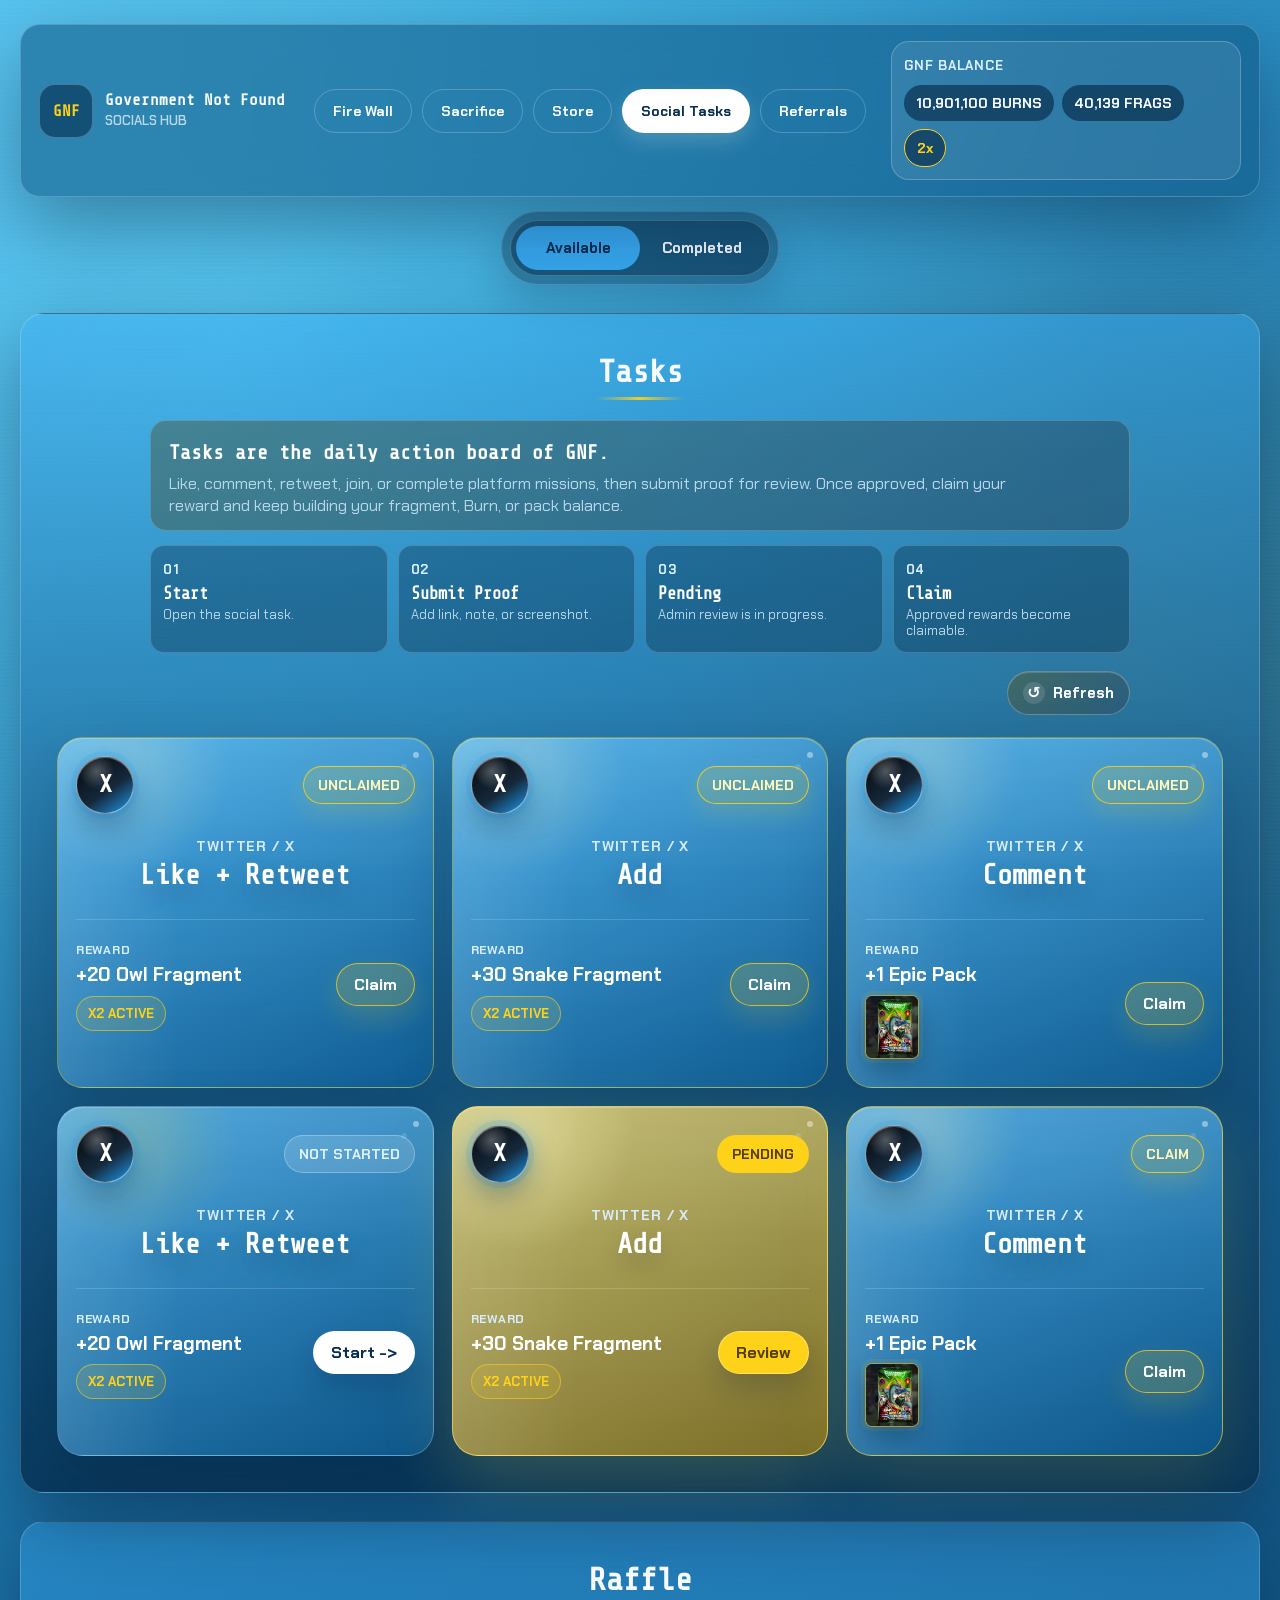
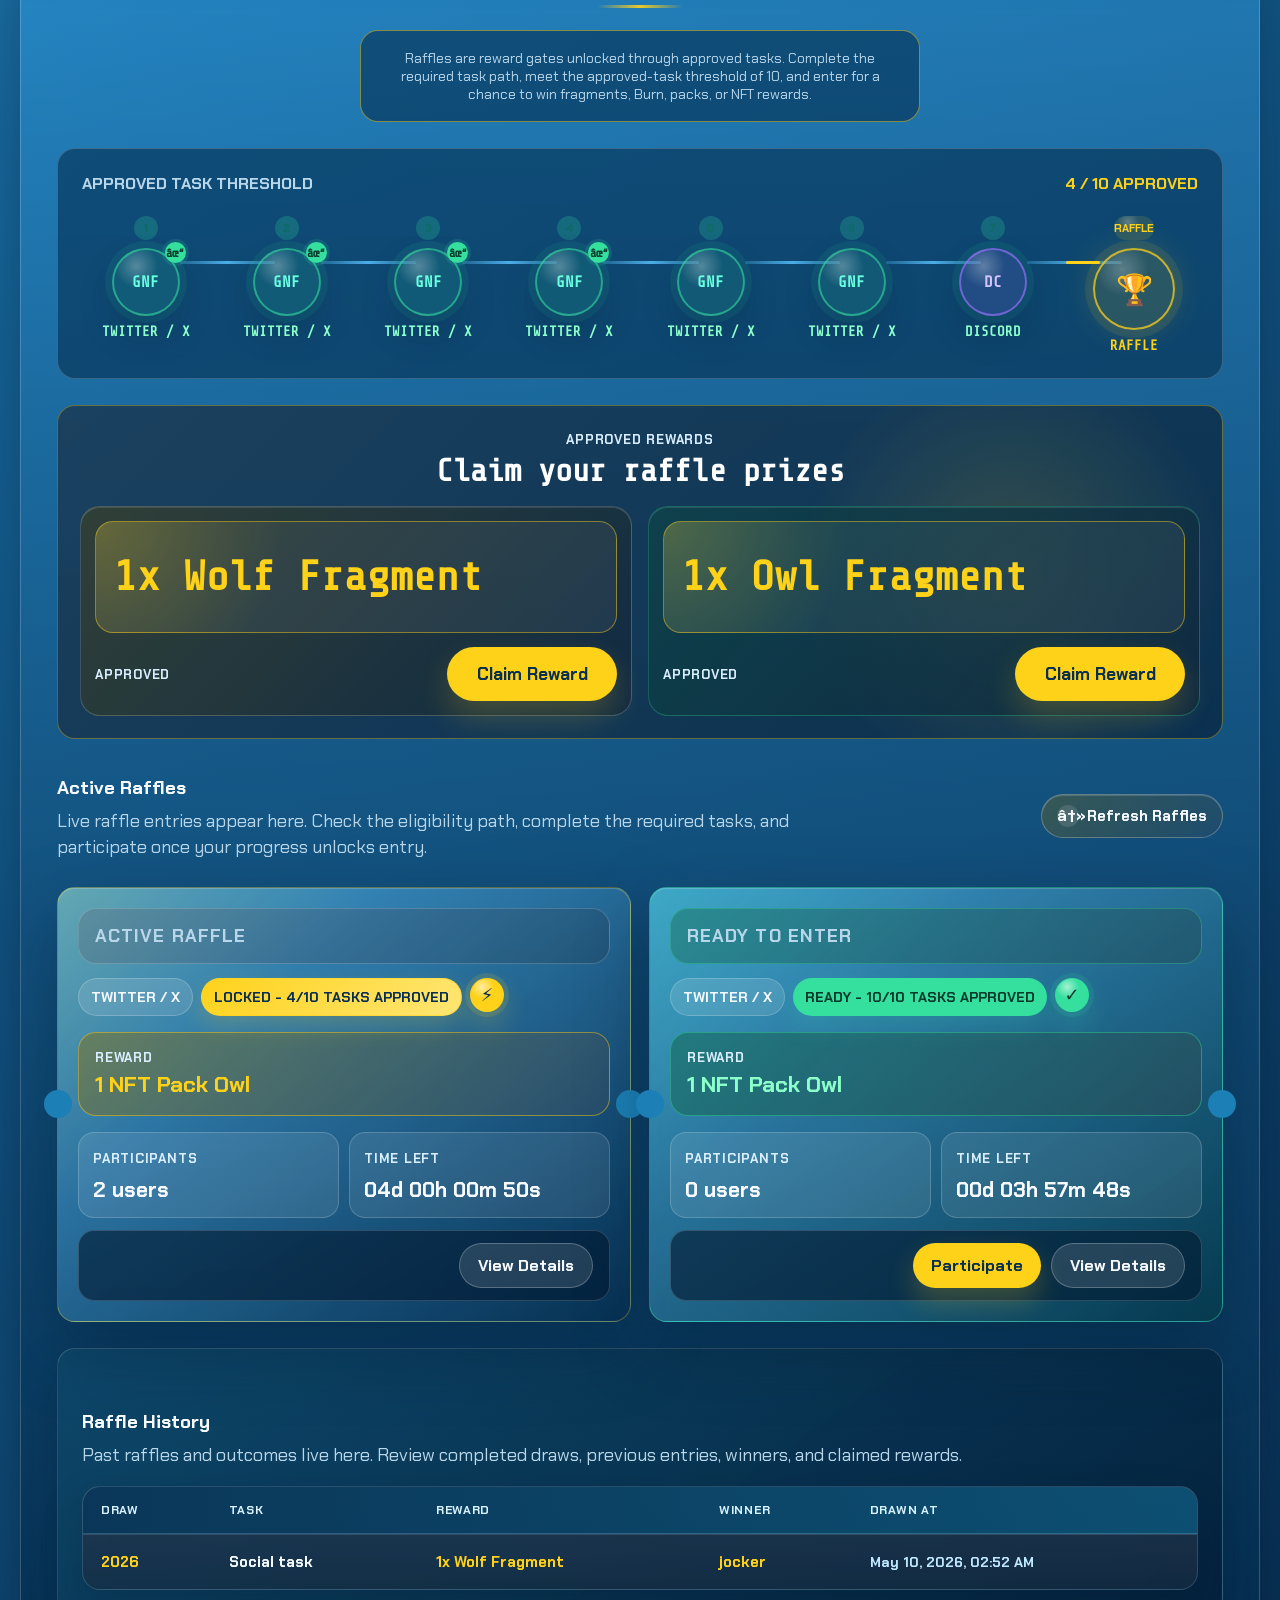
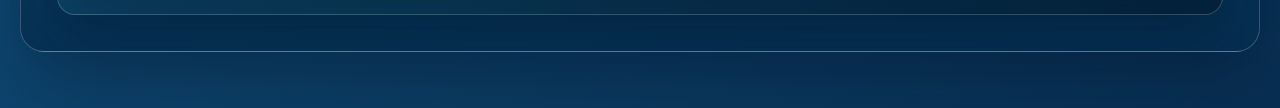
<file: SocialMedia/index.html>
﻿<!doctype html>
<html lang="en">
  <head>
    <meta charset="UTF-8" />
    <meta name="viewport" content="width=device-width, initial-scale=1.0" />
    <title>GNF Social Tasks - Professional Mockup</title>
    <link rel="preconnect" href="https://fonts.googleapis.com" />
    <link rel="preconnect" href="https://fonts.gstatic.com" crossorigin />
    <link
      href="https://fonts.googleapis.com/css2?family=Aldrich&family=Audiowide&family=Barlow+Condensed:wght@600;700;800&family=Bungee&family=Chakra+Petch:wght@600;700&family=Electrolize&family=Exo+2:wght@600;700;800&family=Geo&family=Iceland&family=Iceberg&family=Inter+Tight:wght@600;700;800&family=Jost:wght@600;700;800&family=Kanit:wght@600;700;800&family=League+Spartan:wght@600;700;800&family=Lexend:wght@600;700;800&family=Maven+Pro:wght@600;700;800&family=Michroma&family=Noto+Sans+Display:wght@600;700;800&family=Orbitron:wght@600;700;800&family=Oswald:wght@600;700&family=Oxanium:wght@500;600;700;800&family=Overpass+Mono:wght@600;700&family=Pixelify+Sans:wght@600;700&family=Plus+Jakarta+Sans:wght@600;700;800&family=Quantico:wght@700&family=Rajdhani:wght@500;600;700&family=Rationale&family=Rubik+Mono+One&family=Russo+One&family=Share+Tech+Mono&family=Sora:wght@600;700;800&family=Space+Grotesk:wght@600;700&family=Syncopate:wght@700&family=Tektur:wght@600;700;800&family=Titillium+Web:wght@600;700;900&family=Tomorrow:wght@600;700;800&family=Turret+Road:wght@700;800&display=swap"
      rel="stylesheet"
    />
    <script>if (new URLSearchParams(location.search).has("embed")) document.documentElement.classList.add("embed-mode");</script>
    <link rel="stylesheet" href="./styles.css?v=22" />
    <style>
      .embed-mode .task-board {
        grid-template-columns: repeat(3, minmax(0, 1fr)) !important;
      }

      .embed-mode .raffle-grid {
        grid-template-columns: repeat(2, minmax(0, 1fr)) !important;
      }

      .embed-mode .task-card-bottom,
      .embed-mode .unlock-path {
        grid-template-columns: 1fr !important;
        align-items: start !important;
      }

      .embed-mode .task-start-button,
      .embed-mode .pending-button,
      .embed-mode .claim-button {
        grid-column: 1 !important;
        grid-row: auto !important;
        justify-self: start !important;
        width: max-content !important;
        max-width: 100% !important;
        margin-top: 8px !important;
      }

      .embed-mode .raffle-actions {
        width: auto !important;
        justify-content: flex-start !important;
      }

      .embed-mode .unlock-path .secondary-action,
      .embed-mode .participate-action {
        width: auto !important;
        min-width: 0 !important;
        margin-top: 8px !important;
        white-space: nowrap !important;
      }

      @media (max-width: 980px) {
        .embed-mode .task-board,
        .embed-mode .raffle-grid {
          grid-template-columns: repeat(2, minmax(0, 1fr)) !important;
        }
      }

      @media (max-width: 760px) {
        .embed-mode .task-board,
        .embed-mode .raffle-grid {
          grid-template-columns: 1fr !important;
        }
      }
    </style>
  </head>
  <body>
    <div class="page-shell">
      <header class="topbar" aria-label="Main navigation">
        <a class="brand" href="../index.html#socials">
          <span class="brand-mark">GNF</span>
          <span>
            <strong>Government Not Found</strong>
            <small>Socials Hub</small>
          </span>
        </a>

        <nav class="nav-pills" aria-label="Platform sections">
          <a href="../index.html#fire-wall">Fire Wall</a>
          <a href="../index.html#sacrifice">Sacrifice</a>
          <a href="../index.html#store">Store</a>
          <a class="active" href="../index.html#socials">Social Tasks</a>
          <a href="../index.html#referrals">Referrals</a>
        </nav>

        <div class="wallet-card">
          <span class="wallet-label">GNF Balance</span>
          <div class="wallet-row">
            <strong>10,901,100 BURNS</strong>
            <strong>40,139 FRAGS</strong>
            <span class="boost">2x</span>
          </div>
        </div>
      </header>

      <section class="font-switcher is-hidden" aria-label="Font picker">
        <div class="font-switcher-head">
          <span>Title Font Test</span>
          <strong id="activeFontLabel">Share Tech Mono</strong>
          <small>Info font: Chakra Petch</small>
        </div>
        <div class="font-choice-list">
          <button class="active" type="button" data-font-choice="Share Tech Mono">Share Tech Mono</button>
          <button type="button" data-font-choice="Oxanium">Oxanium</button>
          <button type="button" data-font-choice="Rajdhani">Rajdhani</button>
          <button type="button" data-font-choice="Orbitron">Orbitron</button>
          <button type="button" data-font-choice="Exo 2">Exo 2</button>
          <button type="button" data-font-choice="Chakra Petch">Chakra Petch</button>
          <button type="button" data-font-choice="Space Grotesk">Space Grotesk</button>
          <button type="button" data-font-choice="Sora">Sora</button>
          <button type="button" data-font-choice="Barlow Condensed">Barlow Condensed</button>
          <button type="button" data-font-choice="Tektur">Tektur</button>
          <button type="button" data-font-choice="Audiowide">Audiowide</button>
          <button type="button" data-font-choice="Quantico">Quantico</button>
          <button type="button" data-font-choice="Michroma">Michroma</button>
          <button type="button" data-font-choice="Tomorrow">Tomorrow</button>
          <button type="button" data-font-choice="Kanit">Kanit</button>
          <button type="button" data-font-choice="Titillium Web">Titillium Web</button>
          <button type="button" data-font-choice="Bungee">Bungee</button>
          <button type="button" data-font-choice="Syncopate">Syncopate</button>
          <button type="button" data-font-choice="Russo One">Russo One</button>
          <button type="button" data-font-choice="Aldrich">Aldrich</button>
          <button type="button" data-font-choice="Inter Tight">Inter Tight</button>
          <button type="button" data-font-choice="Electrolize">Electrolize</button>
          <button type="button" data-font-choice="Geo">Geo</button>
          <button type="button" data-font-choice="Iceland">Iceland</button>
          <button type="button" data-font-choice="Iceberg">Iceberg</button>
          <button type="button" data-font-choice="Jost">Jost</button>
          <button type="button" data-font-choice="League Spartan">League Spartan</button>
          <button type="button" data-font-choice="Lexend">Lexend</button>
          <button type="button" data-font-choice="Maven Pro">Maven Pro</button>
          <button type="button" data-font-choice="Noto Sans Display">Noto Sans Display</button>
          <button type="button" data-font-choice="Oswald">Oswald</button>
          <button type="button" data-font-choice="Overpass Mono">Overpass Mono</button>
          <button type="button" data-font-choice="Pixelify Sans">Pixelify Sans</button>
          <button type="button" data-font-choice="Plus Jakarta Sans">Plus Jakarta Sans</button>
          <button type="button" data-font-choice="Rationale">Rationale</button>
          <button type="button" data-font-choice="Rubik Mono One">Rubik Mono One</button>
          <button type="button" data-font-choice="Turret Road">Turret Road</button>
        </div>
      </section>

      <div class="task-toolbar task-toolbar-top" aria-label="Task controls">
        <div class="segmented-control" aria-label="Task filters">
          <button class="active" type="button" data-task-tab="available">Available</button>
          <button type="button" data-task-tab="completed">Completed</button>
        </div>
      </div>

      <main>
        <section class="panel task-panel" aria-labelledby="tasks-title">
          <div class="section-head">
            <div class="center-title">
              <h2 id="tasks-title">Tasks</h2>
            </div>
          </div>

          <div class="description-panel">

            <strong>Tasks are the daily action board of GNF.</strong>
            <p>Like, comment, retweet, join, or complete platform missions, then submit proof for review. Once approved, claim your reward and keep building your fragment, Burn, or pack balance.</p>
          </div>

          <div class="task-lifecycle">
            <div>
              <span>01</span>
              <strong>Start</strong>
              <small>Open the social task.</small>
            </div>
            <div>
              <span>02</span>
              <strong>Submit Proof</strong>
              <small>Add link, note, or screenshot.</small>
            </div>
            <div>
              <span>03</span>
              <strong>Pending</strong>
              <small>Admin review is in progress.</small>
            </div>
            <div>
              <span>04</span>
              <strong>Claim</strong>
              <small>Approved rewards become claimable.</small>
            </div>
          </div>

          <div class="task-actions-row">
            <button class="refresh-button title-refresh" type="button" aria-label="Refresh tasks">
              <span aria-hidden="true">&olarr;</span>
              Refresh
            </button>
          </div>

          <div class="task-board task-tab-panel is-active" id="availableTasks" aria-label="Available tasks">
            <article class="social-task-card approved-task">
              <div class="task-card-top">
                <span class="task-platform" aria-label="Twitter / X">X</span>
                <span class="task-state claim-state">Unclaimed</span>
              </div>
              <div class="task-card-main">
                <p>Twitter / X</p>
                <h3>Like + Retweet</h3>
              </div>
              <div class="task-card-bottom">
                <div>
                  <span>Reward</span>
                  <strong>+20 Owl Fragment</strong>
                </div>
                <span class="boost-chip">x2 active</span>
                <button class="task-start-button claim-button" type="button">Claim</button>
              </div>
            </article>

            <article class="social-task-card approved-task">
              <div class="task-card-top">
                <span class="task-platform" aria-label="Twitter / X">X</span>
                <span class="task-state claim-state">Unclaimed</span>
              </div>
              <div class="task-card-main">
                <p>Twitter / X</p>
                <h3>Add</h3>
              </div>
              <div class="task-card-bottom">
                <div>
                  <span>Reward</span>
                  <strong>+30 Snake Fragment</strong>
                </div>
                <span class="boost-chip">x2 active</span>
                <button class="task-start-button claim-button" type="button">Claim</button>
              </div>
            </article>

            <article class="social-task-card approved-task">
              <div class="task-card-top">
                <span class="task-platform" aria-label="Twitter / X">X</span>
                <span class="task-state claim-state">Unclaimed</span>
              </div>
              <div class="task-card-main">
                <p>Twitter / X</p>
                <h3>Comment</h3>
              </div>
              <div class="task-card-bottom">
                <div>
                  <span>Reward</span>
                  <strong>+1 Epic Pack</strong>
                  <span class="epic-pack-preview" aria-label="Epic Pack preview">
                    <img src="./assets/epic-pack.png" alt="GNF Break Through First Edition pack" />
                  </span>
                </div>
                <button class="task-start-button claim-button" type="button">Claim</button>
              </div>
            </article>

            <article class="social-task-card">
              <div class="task-card-top">
                <span class="task-platform" aria-label="Twitter / X">X</span>
                <span class="task-state">Not Started</span>
              </div>
              <div class="task-card-main">
                <p>Twitter / X</p>
                <h3>Like + Retweet</h3>
              </div>
              <div class="task-card-bottom">
                <div>
                  <span>Reward</span>
                  <strong>+20 Owl Fragment</strong>
                </div>
                <span class="boost-chip">x2 active</span>
                <button class="task-start-button" type="button" data-open-details="locked">Start</button>
              </div>
            </article>

            <article class="social-task-card snake-task pending-task">
              <div class="task-card-top">
                <span class="task-platform" aria-label="Twitter / X">X</span>
                <span class="task-state pending-state">Pending</span>
              </div>
              <div class="task-card-main">
                <p>Twitter / X</p>
                <h3>Add</h3>
              </div>
              <div class="task-card-bottom">
                <div>
                  <span>Reward</span>
                  <strong>+30 Snake Fragment</strong>
                </div>
                <span class="boost-chip">x2 active</span>
                <button class="task-start-button pending-button" type="button">Review</button>
              </div>
            </article>

            <article class="social-task-card epic-task claim-task">
              <div class="task-card-top">
                <span class="task-platform" aria-label="Twitter / X">X</span>
                <span class="task-state claim-state">Claim</span>
              </div>
              <div class="task-card-main">
                <p>Twitter / X</p>
                <h3>Comment</h3>
              </div>
              <div class="task-card-bottom">
                <div>
                  <span>Reward</span>
                  <strong>+1 Epic Pack</strong>
                  <span class="epic-pack-preview" aria-label="Epic Pack preview">
                    <img src="./assets/epic-pack.png" alt="GNF Break Through First Edition pack" />
                  </span>
                </div>
                <button class="task-start-button claim-button" type="button">Claim</button>
              </div>
            </article>
          </div>

          <div class="completed-showcase task-tab-panel" id="completedTasks" aria-label="Completed tasks">
            <div class="completed-task-grid">
              <article class="completed-task-card snake-completed">
                <div class="completed-card-top">
                  <span class="task-platform" aria-label="Twitter / X">X</span>
                  <span class="task-state completed-state">Completed</span>
                </div>
                <div class="completed-card-main">
                  <p>Twitter / X</p>
                  <h3>Like</h3>
                </div>
                <div class="completed-card-reward">
                  <span>Reward claimed</span>
                  <strong>+10 Snake Fragment</strong>
                  <small>x2 active</small>
                </div>
              </article>

              <article class="completed-task-card burn-completed">
                <div class="completed-card-top">
                  <span class="task-platform" aria-label="Twitter / X">X</span>
                  <span class="task-state completed-state">Completed</span>
                </div>
                <div class="completed-card-main">
                  <p>Twitter / X</p>
                  <h3>Comment</h3>
                </div>
                <div class="completed-card-reward">
                  <span>Reward claimed</span>
                  <strong>+1000 Burn Coins</strong>
                </div>
              </article>

              <article class="completed-task-card epic-completed">
                <div class="completed-card-top">
                  <span class="task-platform" aria-label="Twitter / X">X</span>
                  <span class="task-state completed-state">Completed</span>
                </div>
                <div class="completed-card-main">
                  <p>Twitter / X</p>
                  <h3>Retweet</h3>
                </div>
                <div class="completed-card-reward">
                  <span>Reward claimed</span>
                  <strong>+1 Epic Pack</strong>
                </div>
              </article>

              <article class="completed-task-card owl-completed">
                <div class="completed-card-top">
                  <span class="task-platform" aria-label="Twitter / X">X</span>
                  <span class="task-state completed-state">Completed</span>
                </div>
                <div class="completed-card-main">
                  <p>Twitter / X</p>
                  <h3>Like</h3>
                </div>
                <div class="completed-card-reward">
                  <span>Reward claimed</span>
                  <strong>+10 Owl Fragment</strong>
                  <small>x2 active</small>
                </div>
              </article>
            </div>
          </div>
        </section>

        <section class="panel" aria-labelledby="raffles-title">
          <div class="section-head">
            <div class="center-title">
              <h2 id="raffles-title">Raffle</h2>
              <div class="notice raffle-header-notice">
                <span>Raffles are reward gates unlocked through approved tasks. Complete the required task path, meet the approved-task threshold of 10, and enter for a chance to win fragments, Burn, packs, or NFT rewards.</span>
              </div>
            </div>
          </div>

          <div class="progress-card">
            <div class="progress-top">
              <span>Approved task threshold</span>
              <strong>4 / 10 approved</strong>
            </div>
            <div class="raffle-path" aria-label="Raffle task path">
              <div class="path-node is-complete">
                <span class="path-index">1</span>
                <span class="path-orb">GNF</span>
                <strong>Twitter / X</strong>
              </div>
              <div class="path-node is-complete">
                <span class="path-index">2</span>
                <span class="path-orb">GNF</span>
                <strong>Twitter / X</strong>
              </div>
              <div class="path-node is-complete">
                <span class="path-index">3</span>
                <span class="path-orb">GNF</span>
                <strong>Twitter / X</strong>
              </div>
              <div class="path-node is-complete">
                <span class="path-index">4</span>
                <span class="path-orb">GNF</span>
                <strong>Twitter / X</strong>
              </div>
              <div class="path-node">
                <span class="path-index">5</span>
                <span class="path-orb">GNF</span>
                <strong>Twitter / X</strong>
              </div>
              <div class="path-node">
                <span class="path-index">6</span>
                <span class="path-orb">GNF</span>
                <strong>Twitter / X</strong>
              </div>
              <div class="path-node discord-node">
                <span class="path-index">7</span>
                <span class="path-orb">DC</span>
                <strong>Discord</strong>
              </div>
              <div class="path-node raffle-node">
                <span class="path-index">Raffle</span>
                <span class="path-orb">&#127942;</span>
                <strong>Raffle</strong>
              </div>
            </div>
          </div>

          <div class="rewards-box">
            <div class="rewards-title">
              <span>Approved Rewards</span>
              <strong>Claim your raffle prizes</strong>
            </div>

            <div class="reward-claim-grid">
              <article class="reward-item">
                <div class="reward-glow">
                  <strong>1x Wolf Fragment</strong>
                </div>
                <div class="reward-claim-area">
                  <span>Approved</span>
                  <button type="button">Claim Reward</button>
                </div>
              </article>

              <article class="reward-item reward-item-alt">
                <div class="reward-glow">
                  <strong>1x Owl Fragment</strong>
                </div>
                <div class="reward-claim-area">
                  <span>Approved</span>
                  <button type="button">Claim Reward</button>
                </div>
              </article>
            </div>
          </div>

          <div class="section-subhead">
            <div>
              <h3>Active Raffles</h3>
              <p>Live raffle entries appear here. Check the eligibility path, complete the required tasks, and participate once your progress unlocks entry.</p>
            </div>
            <div class="section-actions compact">
              <button class="refresh-button" type="button" aria-label="Refresh active raffles">
                <span aria-hidden="true">â†»</span>
                Refresh Raffles
              </button>
            </div>
          </div>

          <div class="raffle-grid">
            <article class="raffle-card premium-lock">
              <div class="raffle-main">
                <div class="raffle-nameplate">
                  <p class="eyebrow">Active Raffle</p>
                </div>

                <div class="raffle-card-head">
                  <span class="network-pill">Twitter / X</span>
                  <span class="task-pill locked-progress">Locked - 4/10 tasks approved</span>
                  <span class="status-mark locked-mark" aria-label="Raffle locked" data-tooltip="This raffle is visible but not open to you yet. Complete more approved tasks and finish the required raffle task to unlock participation." tabindex="0">&#9889;</span>
                </div>

                <div class="raffle-title-row">
                  <div class="reward-medal" aria-label="Reward">
                    <span>Reward</span>
                    <strong>1 NFT Pack Owl</strong>
                  </div>
                </div>

                <div class="raffle-meta">
                  <div>
                    <span>Participants</span>
                    <strong>2 users</strong>
                  </div>
                  <div>
                    <span>Time left</span>
                    <strong>04d 00h 00m 50s</strong>
                  </div>
                </div>

                <div class="unlock-path unlock-path-buttons">
                  <button class="secondary-action" type="button" data-open-details="locked">
                    View Details
                  </button>
                </div>
              </div>
            </article>

            <article class="raffle-card premium-lock is-entered" id="readyRaffleCard">
              <div class="raffle-main">
                <div class="raffle-nameplate entered-nameplate">
                  <p class="eyebrow" id="readyRaffleState">Ready to enter</p>
                </div>

                <div class="raffle-card-head">
                  <span class="network-pill">Twitter / X</span>
                  <span class="task-pill entered-pill" id="readyRafflePill">Ready - 10/10 tasks approved</span>
                  <span class="status-mark entered-mark" id="readyRaffleMark" aria-label="Ready to enter" data-tooltip="You've met the requirements. Join before the raffle closes to secure your entry." tabindex="0">&#10003;</span>
                </div>

                <div class="raffle-title-row">
                  <div class="reward-medal entered-reward" aria-label="Reward">
                    <span>Reward</span>
                    <strong>1 NFT Pack Owl</strong>
                  </div>
                </div>

                <div class="raffle-meta">
                  <div>
                    <span>Participants</span>
                    <strong id="readyRaffleParticipants">0 users</strong>
                  </div>
                  <div>
                    <span>Time left</span>
                    <strong>00d 03h 57m 48s</strong>
                  </div>
                </div>

                <div class="unlock-path unlock-path-buttons">
                  <div class="raffle-actions">
                    <button class="participate-action" type="button" id="participateRaffle">
                      Participate
                    </button>
                    <button class="secondary-action" type="button" data-open-details="ready">
                      View Details
                    </button>
                  </div>
                </div>
              </div>
            </article>
          </div>

          <div class="history-card">
            <div class="section-subhead">
              <div>
                <h3>Raffle History</h3>
                <p>Past raffles and outcomes live here. Review completed draws, previous entries, winners, and claimed rewards.</p>
              </div>
            </div>

            <div class="table-wrap">
              <table>
                <thead>
                  <tr>
                    <th>Draw</th>
                    <th>Task</th>
                    <th>Reward</th>
                    <th>Winner</th>
                    <th>Drawn At</th>
                  </tr>
                </thead>
                <tbody>
                  <tr>
                    <td>2026</td>
                    <td>Social task</td>
                    <td>1x Wolf Fragment</td>
                    <td>jocker</td>
                    <td>May 10, 2026, 02:52 AM</td>
                  </tr>
                </tbody>
              </table>
            </div>
          </div>
        </section>
      </main>
    </div>

    <div class="details-overlay" id="detailsOverlay" aria-hidden="true">
      <section class="details-modal" role="dialog" aria-modal="true" aria-labelledby="detailsTitle">
        <button class="modal-close" type="button" aria-label="Close details" data-close-details>x</button>

        <div class="modal-hero">
          <div>
            <div class="modal-kicker-row">
              <span class="network-pill">Twitter / X</span>
              <span class="task-pill" id="detailsTaskPill">4/10 tasks approved</span>
            </div>
            <p class="eyebrow" id="detailsState">Locked Raffle</p>
            <h2 id="detailsTitle">Owl Pack Draw</h2>
            <p id="detailsCopy">
              Complete the required social task to unlock your entry before the countdown ends.
            </p>
          </div>

          <div class="modal-reward-card">
            <span>Reward</span>
            <strong>1 NFT Pack Owl</strong>
            <small>Winner receives the pack after the draw is approved.</small>
          </div>
        </div>

        <div class="modal-stat-grid">
          <div>
            <span>Countdown</span>
            <strong id="detailsCountdown">04d 00h 00m 50s</strong>
          </div>
          <div>
            <span>Participants</span>
            <strong id="detailsParticipants">2 users</strong>
          </div>
          <div>
            <span>Approved tasks</span>
            <strong id="detailsApproved">3 / 4</strong>
          </div>
        </div>

        <article class="task-detail-panel">
          <div>
            <p class="eyebrow">Required raffle task</p>
            <h3 id="detailsTaskTitle">Share the official Owl Pack post</h3>
            <p id="detailsTaskBody">
              Open the task link, complete the Twitter / X action, then return here and confirm the task.
            </p>
          </div>
          <div class="modal-actions">
            <button class="primary-modal-action" type="button" id="detailsPrimaryAction">
              Complete Task
            </button>
            <button class="secondary-modal-action" type="button">
              Task Link
            </button>
          </div>
        <div class="merged-proof-form">
          <div class="proof-form-head">
            <span>Proof submission</span>
            <strong>Submit your raffle task proof</strong>
          </div>
          <div class="proof-grid details-proof-grid">
            <label class="proof-field">
              <span>Text proof <small>optional</small></span>
              <textarea placeholder="Paste your link, handle, transaction note, or anything that helps verify the raffle task."></textarea>
            </label>

            <label class="upload-field">
              <input type="file" />
              <span class="upload-icon">+</span>
              <strong>Upload screenshot</strong>
              <small>Click to upload image proof.</small>
            </label>
          </div>
        </div>
        </article>
      </section>
    </div>

    <script>
      const overlay = document.querySelector("#detailsOverlay");
      const fontButtons = document.querySelectorAll("[data-font-choice]");
      const activeFontLabel = document.querySelector("#activeFontLabel");
      const setProjectFont = (fontName) => {
        const fontStack = `"${fontName}", Rajdhani, system-ui, sans-serif`;
        document.documentElement.style.setProperty("--font-display", fontStack);
        document.documentElement.style.setProperty(
          "--font-ui",
          '"Chakra Petch", Rajdhani, system-ui, sans-serif',
        );
        activeFontLabel.textContent = fontName;
        fontButtons.forEach((button) => {
          button.classList.toggle("active", button.dataset.fontChoice === fontName);
        });
        localStorage.setItem("gnf-social-title-font", fontName);
      };

      fontButtons.forEach((button) => {
        button.addEventListener("click", () => setProjectFont(button.dataset.fontChoice));
      });

      setProjectFont("Share Tech Mono");

      const isEmbedMode = document.documentElement.classList.contains("embed-mode");
      const placeOverlayNearTrigger = (overlayElement, trigger) => {
        if (!isEmbedMode || !overlayElement) return;
        const triggerTop = trigger ? trigger.getBoundingClientRect().top + window.scrollY : window.scrollY;
        const top = Math.max(0, triggerTop - 420);
        overlayElement.style.setProperty("--overlay-top", `${top}px`);
      };

      const modalData = {
        locked: {
          state: "Locked Raffle",
          title: "Owl Pack Draw",
          pill: "4/10 tasks approved",
          copy: "Complete the required raffle task and reach the approved-task threshold before the countdown ends.",
          countdown: "04d 00h 00m 50s",
          participants: "2 users",
          approved: "4 / 10",
          status: "Not completed yet",
          statusCopy: "Your entry is locked until the raffle task is confirmed and your approved normal task count reaches the threshold.",
          taskTitle: "Share the official Owl Pack post",
          taskBody: "Open the task link, complete the Twitter / X action, then return here and confirm the task.",
          action: "Submit Verification",
          entered: false,
        },
        ready: {
          state: "Ready to Enter",
          title: "Owl Vault Draw",
          pill: "10/10 tasks approved",
          copy: "Your required task is complete. Click Participate on the raffle card to enter the draw.",
          countdown: "00d 03h 57m 48s",
          participants: "0 users",
          approved: "10 / 10",
          status: "Ready to participate",
          statusCopy: "You are eligible, but you are not entered until you press Participate.",
          taskTitle: "Twitter / X entry completed",
          taskBody: "The task is approved. Return to the raffle card and click Participate to join the draw.",
          action: "Participate",
          entered: true,
        },
        entered: {
          state: "Entry Confirmed",
          title: "Owl Vault Draw",
          pill: "10/10 tasks approved",
          copy: "You are entered for this raffle. Keep an eye on the draw timer and reward status.",
          countdown: "00d 03h 57m 48s",
          participants: "0 users",
          approved: "10 / 10",
          status: "Entry confirmed",
          statusCopy: "Your raffle task is approved and your raffle entry is active.",
          taskTitle: "Twitter / X entry completed",
          taskBody: "No extra action is needed right now. The draw will process automatically when the timer ends.",
          action: "Entered",
          entered: true,
        },
      };

      const setText = (id, value) => {
        const element = document.querySelector(id);
        if (element) element.textContent = value;
      };

      const openDetails = (type, trigger) => {
        const data = modalData[type] || modalData.locked;
        setText("#detailsState", data.state);
        setText("#detailsTitle", data.title);
        setText("#detailsTaskPill", data.pill);
        setText("#detailsCopy", data.copy);
        setText("#detailsCountdown", data.countdown);
        setText("#detailsParticipants", data.participants);
        setText("#detailsApproved", data.approved);
        setText("#detailsStatus", data.status);
        setText("#detailsStatusCopy", data.statusCopy);
        setText("#detailsTaskTitle", data.taskTitle);
        setText("#detailsTaskBody", data.taskBody);
        setText("#detailsPrimaryAction", data.action);
        overlay.classList.toggle("entered-modal", data.entered);
        placeOverlayNearTrigger(overlay, trigger);
        overlay.classList.add("is-open");
        overlay.setAttribute("aria-hidden", "false");
      };

      document.querySelectorAll("[data-open-details]").forEach((button) => {
        button.addEventListener("click", (event) => openDetails(button.dataset.openDetails, event.currentTarget));
      });

      document.querySelector("#participateRaffle")?.addEventListener("click", (event) => {
        event.currentTarget.classList.add("is-hidden");
        document.querySelector("#readyRaffleState").textContent = "Entry Confirmed";
        document.querySelector("#readyRafflePill").textContent = "Entered - 10/10 tasks approved";
        document.querySelector("#readyRaffleMark").setAttribute("aria-label", "Entry confirmed");
        document.querySelector("#readyRaffleParticipants").textContent = "1 user";
        document.querySelector("#readyRaffleStatusLabel").textContent = "Entry status";
        document.querySelector("#readyRaffleStatus").textContent = "Entry confirmed. Wait for the draw, then return to claim if your wallet wins.";
        document.querySelector('[data-open-details="ready"]').dataset.openDetails = "entered";
      });

      document.querySelectorAll("[data-task-tab]").forEach((button) => {
        button.addEventListener("click", () => {
          const tab = button.dataset.taskTab;
          document.querySelectorAll("[data-task-tab]").forEach((item) => {
            item.classList.toggle("active", item === button);
          });
          document.querySelector("#availableTasks").classList.toggle("is-active", tab === "available");
          document.querySelector("#completedTasks").classList.toggle("is-active", tab === "completed");
        });
      });
      document.querySelectorAll("[data-close-details]").forEach((button) => {
        button.addEventListener("click", () => {
          overlay.classList.remove("is-open");
          overlay.setAttribute("aria-hidden", "true");
        });
      });

    </script>
  </body>
</html>
</file>
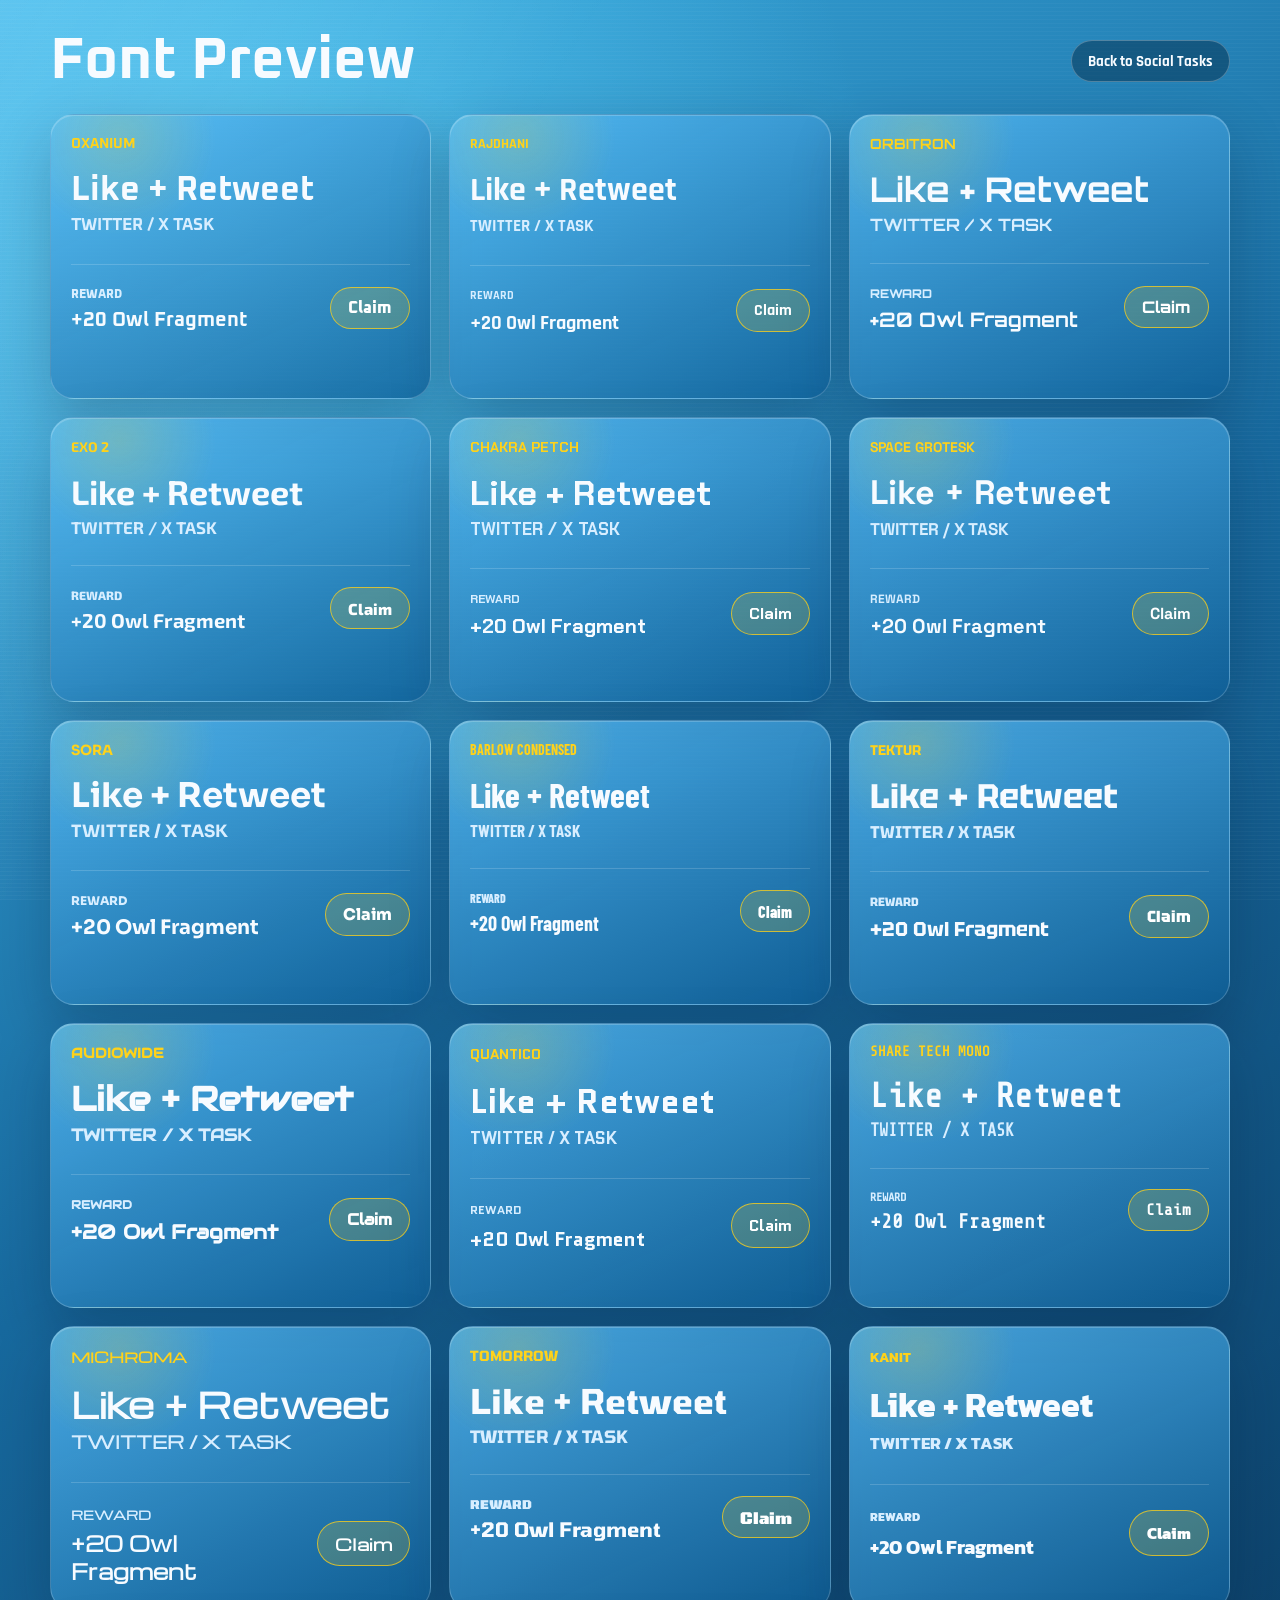
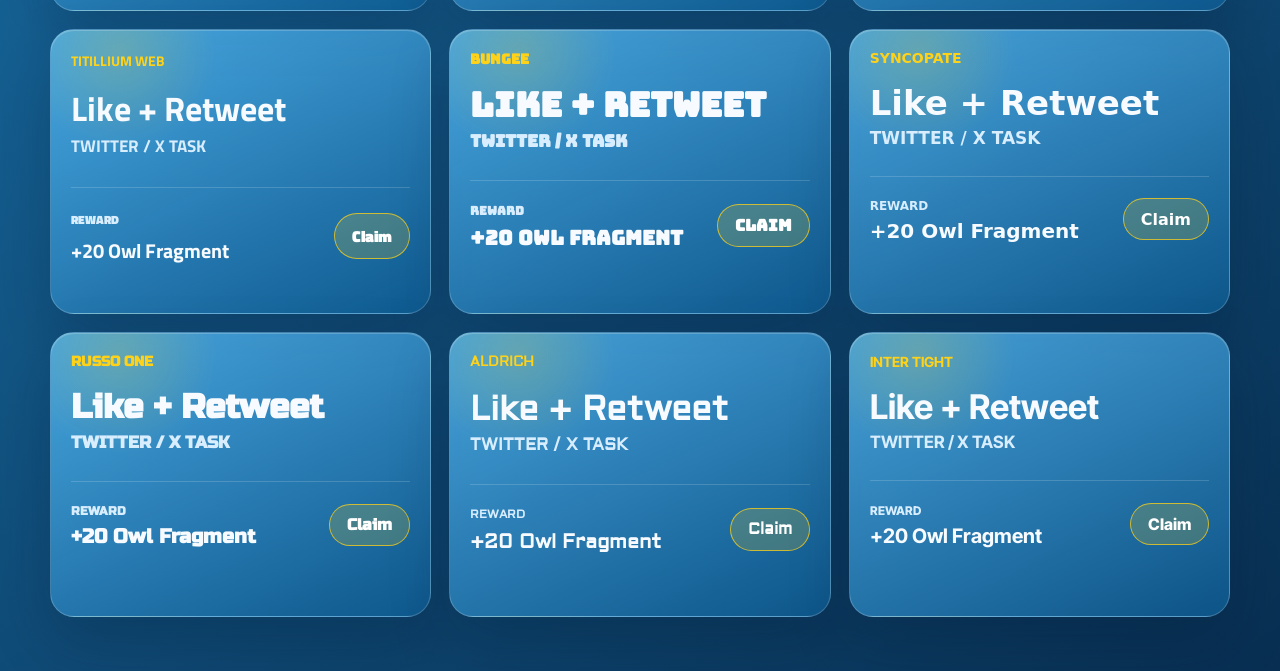
<file: SocialMedia/fonts.html>
<!doctype html>
<html lang="en">
  <head>
    <meta charset="UTF-8" />
    <meta name="viewport" content="width=device-width, initial-scale=1.0" />
    <title>GNF Font Preview</title>
    <link rel="preconnect" href="https://fonts.googleapis.com" />
    <link rel="preconnect" href="https://fonts.gstatic.com" crossorigin />
    <link
      href="https://fonts.googleapis.com/css2?family=Aldrich&family=Audiowide&family=Barlow+Condensed:wght@600;700;800&family=Bungee&family=Chakra+Petch:wght@600;700&family=Exo+2:wght@600;700;800&family=Inter+Tight:wght@600;700;800&family=Kanit:wght@600;700;800&family=Michroma&family=Orbitron:wght@600;700;800&family=Oxanium:wght@600;700;800&family=Quantico:wght@700&family=Rajdhani:wght@600;700&family=Russo+One&family=Share+Tech+Mono&family=Sora:wght@600;700;800&family=Space+Grotesk:wght@600;700&family=Syncopate:wght@700&family=Tektur:wght@600;700;800&family=Titillium+Web:wght@600;700;900&family=Tomorrow:wght@600;700;800&display=swap"
      rel="stylesheet"
    />
    <style>
      :root {
        --ink: #f7fbff;
        --muted: #b9d7ea;
        --line: rgba(255, 255, 255, 0.2);
        --yellow: #ffd21a;
        --green: #35df9e;
        --blue: #38aaf2;
        --deep: #082f52;
      }

      * {
        box-sizing: border-box;
      }

      body {
        margin: 0;
        min-height: 100vh;
        color: var(--ink);
        background:
          radial-gradient(circle at 18% 10%, rgba(99, 217, 255, 0.52), transparent 28%),
          linear-gradient(145deg, #3fb4e8 0%, #17699e 42%, #082f52 100%);
      }

      body::before {
        content: "";
        position: fixed;
        inset: 0;
        pointer-events: none;
        background:
          linear-gradient(120deg, rgba(255, 255, 255, 0.12), transparent 34%),
          repeating-linear-gradient(0deg, rgba(255, 255, 255, 0.03) 0 1px, transparent 1px 4px);
      }

      main {
        position: relative;
        width: min(1180px, calc(100% - 32px));
        margin: 0 auto;
        padding: 32px 0 54px;
      }

      .top {
        display: flex;
        justify-content: space-between;
        gap: 20px;
        align-items: center;
        margin-bottom: 24px;
      }

      h1 {
        margin: 0;
        font-family: Oxanium, Rajdhani, system-ui, sans-serif;
        font-size: clamp(32px, 5vw, 58px);
        line-height: 1;
      }

      .back-link {
        display: inline-flex;
        align-items: center;
        min-height: 42px;
        padding: 10px 16px;
        border: 1px solid rgba(255, 255, 255, 0.26);
        border-radius: 999px;
        color: var(--ink);
        background: rgba(4, 42, 72, 0.48);
        font: 700 15px Rajdhani, system-ui, sans-serif;
        text-decoration: none;
      }

      .font-grid {
        display: grid;
        grid-template-columns: repeat(3, minmax(230px, 1fr));
        gap: 18px;
      }

      .font-card {
        min-height: 285px;
        padding: 20px;
        border: 1px solid var(--line);
        border-radius: 24px;
        background:
          radial-gradient(circle at 18% 8%, rgba(255, 210, 26, 0.18), transparent 24%),
          linear-gradient(155deg, rgba(88, 190, 250, 0.78), rgba(14, 94, 150, 0.76));
        box-shadow:
          0 24px 60px rgba(3, 22, 42, 0.24),
          inset 0 1px 0 rgba(255, 255, 255, 0.2);
      }

      .font-card strong {
        display: block;
        color: var(--yellow);
        font-size: 14px;
        text-transform: uppercase;
      }

      .sample-title {
        margin: 20px 0 8px;
        font-size: 34px;
        line-height: 1;
      }

      .sample-task {
        margin: 0;
        color: #d8eeff;
        font-size: 17px;
        font-weight: 700;
        text-transform: uppercase;
      }

      .sample-reward {
        display: flex;
        justify-content: space-between;
        gap: 12px;
        align-items: center;
        margin-top: 28px;
        padding-top: 18px;
        border-top: 1px solid rgba(255, 255, 255, 0.16);
      }

      .sample-reward span {
        color: #d8eeff;
        font-size: 12px;
        font-weight: 800;
        text-transform: uppercase;
      }

      .sample-reward b {
        display: block;
        margin-top: 5px;
        font-size: 20px;
      }

      .sample-button {
        min-height: 42px;
        border: 1px solid rgba(255, 210, 26, 0.74);
        border-radius: 999px;
        padding: 10px 17px;
        color: #ffffff;
        background: rgba(255, 210, 26, 0.18);
        font: inherit;
        font-weight: 800;
      }

      .oxanium {
        font-family: Oxanium, Rajdhani, system-ui, sans-serif;
      }

      .rajdhani {
        font-family: Rajdhani, system-ui, sans-serif;
      }

      .orbitron {
        font-family: Orbitron, system-ui, sans-serif;
      }

      .exo {
        font-family: "Exo 2", system-ui, sans-serif;
      }

      .chakra {
        font-family: "Chakra Petch", system-ui, sans-serif;
      }

      .space {
        font-family: "Space Grotesk", system-ui, sans-serif;
      }

      .sora {
        font-family: Sora, system-ui, sans-serif;
      }

      .barlow {
        font-family: "Barlow Condensed", system-ui, sans-serif;
      }

      .tektur {
        font-family: Tektur, system-ui, sans-serif;
      }

      .audiowide {
        font-family: Audiowide, system-ui, sans-serif;
      }

      .quantico {
        font-family: Quantico, system-ui, sans-serif;
      }

      .share-tech {
        font-family: "Share Tech Mono", monospace;
      }

      .michroma {
        font-family: Michroma, system-ui, sans-serif;
      }

      .tomorrow {
        font-family: Tomorrow, system-ui, sans-serif;
      }

      .kanit {
        font-family: Kanit, system-ui, sans-serif;
      }

      .titillium {
        font-family: "Titillium Web", system-ui, sans-serif;
      }

      .bungee {
        font-family: Bungee, system-ui, sans-serif;
      }

      .syncopate {
        font-family: Syncopate, system-ui, sans-serif;
      }

      .russo {
        font-family: "Russo One", system-ui, sans-serif;
      }

      .aldrich {
        font-family: Aldrich, system-ui, sans-serif;
      }

      .inter-tight {
        font-family: "Inter Tight", system-ui, sans-serif;
      }

      @media (max-width: 900px) {
        .font-grid {
          grid-template-columns: repeat(2, minmax(230px, 1fr));
        }
      }

      @media (max-width: 620px) {
        main {
          width: min(100% - 20px, 1180px);
          padding-top: 18px;
        }

        .top {
          align-items: flex-start;
          flex-direction: column;
        }

        .font-grid {
          grid-template-columns: 1fr;
        }
      }
    </style>
  </head>
  <body>
    <main>
      <div class="top">
        <h1>Font Preview</h1>
        <a class="back-link" href="./index.html">Back to Social Tasks</a>
      </div>

      <section class="font-grid" aria-label="Font examples">
        <article class="font-card oxanium">
          <strong>Oxanium</strong>
          <h2 class="sample-title">Like + Retweet</h2>
          <p class="sample-task">Twitter / X task</p>
          <div class="sample-reward"><div><span>Reward</span><b>+20 Owl Fragment</b></div><button class="sample-button">Claim</button></div>
        </article>

        <article class="font-card rajdhani">
          <strong>Rajdhani</strong>
          <h2 class="sample-title">Like + Retweet</h2>
          <p class="sample-task">Twitter / X task</p>
          <div class="sample-reward"><div><span>Reward</span><b>+20 Owl Fragment</b></div><button class="sample-button">Claim</button></div>
        </article>

        <article class="font-card orbitron">
          <strong>Orbitron</strong>
          <h2 class="sample-title">Like + Retweet</h2>
          <p class="sample-task">Twitter / X task</p>
          <div class="sample-reward"><div><span>Reward</span><b>+20 Owl Fragment</b></div><button class="sample-button">Claim</button></div>
        </article>

        <article class="font-card exo">
          <strong>Exo 2</strong>
          <h2 class="sample-title">Like + Retweet</h2>
          <p class="sample-task">Twitter / X task</p>
          <div class="sample-reward"><div><span>Reward</span><b>+20 Owl Fragment</b></div><button class="sample-button">Claim</button></div>
        </article>

        <article class="font-card chakra">
          <strong>Chakra Petch</strong>
          <h2 class="sample-title">Like + Retweet</h2>
          <p class="sample-task">Twitter / X task</p>
          <div class="sample-reward"><div><span>Reward</span><b>+20 Owl Fragment</b></div><button class="sample-button">Claim</button></div>
        </article>

        <article class="font-card space">
          <strong>Space Grotesk</strong>
          <h2 class="sample-title">Like + Retweet</h2>
          <p class="sample-task">Twitter / X task</p>
          <div class="sample-reward"><div><span>Reward</span><b>+20 Owl Fragment</b></div><button class="sample-button">Claim</button></div>
        </article>

        <article class="font-card sora">
          <strong>Sora</strong>
          <h2 class="sample-title">Like + Retweet</h2>
          <p class="sample-task">Twitter / X task</p>
          <div class="sample-reward"><div><span>Reward</span><b>+20 Owl Fragment</b></div><button class="sample-button">Claim</button></div>
        </article>

        <article class="font-card barlow">
          <strong>Barlow Condensed</strong>
          <h2 class="sample-title">Like + Retweet</h2>
          <p class="sample-task">Twitter / X task</p>
          <div class="sample-reward"><div><span>Reward</span><b>+20 Owl Fragment</b></div><button class="sample-button">Claim</button></div>
        </article>

        <article class="font-card tektur">
          <strong>Tektur</strong>
          <h2 class="sample-title">Like + Retweet</h2>
          <p class="sample-task">Twitter / X task</p>
          <div class="sample-reward"><div><span>Reward</span><b>+20 Owl Fragment</b></div><button class="sample-button">Claim</button></div>
        </article>

        <article class="font-card audiowide">
          <strong>Audiowide</strong>
          <h2 class="sample-title">Like + Retweet</h2>
          <p class="sample-task">Twitter / X task</p>
          <div class="sample-reward"><div><span>Reward</span><b>+20 Owl Fragment</b></div><button class="sample-button">Claim</button></div>
        </article>

        <article class="font-card quantico">
          <strong>Quantico</strong>
          <h2 class="sample-title">Like + Retweet</h2>
          <p class="sample-task">Twitter / X task</p>
          <div class="sample-reward"><div><span>Reward</span><b>+20 Owl Fragment</b></div><button class="sample-button">Claim</button></div>
        </article>

        <article class="font-card share-tech">
          <strong>Share Tech Mono</strong>
          <h2 class="sample-title">Like + Retweet</h2>
          <p class="sample-task">Twitter / X task</p>
          <div class="sample-reward"><div><span>Reward</span><b>+20 Owl Fragment</b></div><button class="sample-button">Claim</button></div>
        </article>

        <article class="font-card michroma">
          <strong>Michroma</strong>
          <h2 class="sample-title">Like + Retweet</h2>
          <p class="sample-task">Twitter / X task</p>
          <div class="sample-reward"><div><span>Reward</span><b>+20 Owl Fragment</b></div><button class="sample-button">Claim</button></div>
        </article>

        <article class="font-card tomorrow">
          <strong>Tomorrow</strong>
          <h2 class="sample-title">Like + Retweet</h2>
          <p class="sample-task">Twitter / X task</p>
          <div class="sample-reward"><div><span>Reward</span><b>+20 Owl Fragment</b></div><button class="sample-button">Claim</button></div>
        </article>

        <article class="font-card kanit">
          <strong>Kanit</strong>
          <h2 class="sample-title">Like + Retweet</h2>
          <p class="sample-task">Twitter / X task</p>
          <div class="sample-reward"><div><span>Reward</span><b>+20 Owl Fragment</b></div><button class="sample-button">Claim</button></div>
        </article>

        <article class="font-card titillium">
          <strong>Titillium Web</strong>
          <h2 class="sample-title">Like + Retweet</h2>
          <p class="sample-task">Twitter / X task</p>
          <div class="sample-reward"><div><span>Reward</span><b>+20 Owl Fragment</b></div><button class="sample-button">Claim</button></div>
        </article>

        <article class="font-card bungee">
          <strong>Bungee</strong>
          <h2 class="sample-title">Like + Retweet</h2>
          <p class="sample-task">Twitter / X task</p>
          <div class="sample-reward"><div><span>Reward</span><b>+20 Owl Fragment</b></div><button class="sample-button">Claim</button></div>
        </article>

        <article class="font-card syncopate">
          <strong>Syncopate</strong>
          <h2 class="sample-title">Like + Retweet</h2>
          <p class="sample-task">Twitter / X task</p>
          <div class="sample-reward"><div><span>Reward</span><b>+20 Owl Fragment</b></div><button class="sample-button">Claim</button></div>
        </article>

        <article class="font-card russo">
          <strong>Russo One</strong>
          <h2 class="sample-title">Like + Retweet</h2>
          <p class="sample-task">Twitter / X task</p>
          <div class="sample-reward"><div><span>Reward</span><b>+20 Owl Fragment</b></div><button class="sample-button">Claim</button></div>
        </article>

        <article class="font-card aldrich">
          <strong>Aldrich</strong>
          <h2 class="sample-title">Like + Retweet</h2>
          <p class="sample-task">Twitter / X task</p>
          <div class="sample-reward"><div><span>Reward</span><b>+20 Owl Fragment</b></div><button class="sample-button">Claim</button></div>
        </article>

        <article class="font-card inter-tight">
          <strong>Inter Tight</strong>
          <h2 class="sample-title">Like + Retweet</h2>
          <p class="sample-task">Twitter / X task</p>
          <div class="sample-reward"><div><span>Reward</span><b>+20 Owl Fragment</b></div><button class="sample-button">Claim</button></div>
        </article>
      </section>
    </main>
  </body>
</html>
</file>
<file: styles.css>
:root {
  color-scheme: dark;
  --cream: #d8cbbb;
  --cream-2: #b9aa98;
  --brown: #6f4b2f;
  --brown-dark: #241916;
  --blue: #48b6f5;
  --blue-dark: #1d6fa4;
  --panel: rgba(95, 79, 67, 0.58);
  --line: rgba(255, 255, 255, 0.28);
  --text: #fff7ee;
  --muted: rgba(255, 247, 238, 0.68);
  --gold: #ffd716;
  --green: #00e2a4;
}

* {
  box-sizing: border-box;
}

body {
  margin: 0;
  min-height: 100vh;
  color: var(--text);
  font-family: Georgia, "Times New Roman", serif;
  background: #16120f;
}

button,
textarea {
  font: inherit;
}

button {
  cursor: pointer;
}

.scene {
  min-height: 100vh;
  padding: 4px 0 40px;
  background:
    linear-gradient(rgba(10, 12, 18, 0.2), rgba(10, 12, 18, 0.36)),
    radial-gradient(circle at 30% 24%, rgba(255, 208, 99, 0.34), transparent 22%),
    radial-gradient(circle at 72% 50%, rgba(63, 182, 245, 0.28), transparent 24%),
    linear-gradient(135deg, #59412e, #1b1d29 46%, #684323);
  background-size: cover;
}

.scene::before {
  content: "";
  position: fixed;
  inset: 0;
  z-index: -1;
  background: inherit;
  filter: blur(10px) saturate(1.1);
  transform: scale(1.03);
}

.scene-socials {
  background:
    radial-gradient(circle at 44% 35%, rgba(85, 195, 255, 0.85), transparent 38%),
    linear-gradient(135deg, #2a8fce, #44baf0 45%, #176491);
}

.scene-referrals {
  background:
    radial-gradient(circle at 50% 18%, rgba(236, 204, 139, 0.34), transparent 22%),
    linear-gradient(135deg, #38271f, #77583f 50%, #1d1718);
}

.scene-store {
  background:
    radial-gradient(circle at 35% 34%, rgba(87, 125, 160, 0.26), transparent 26%),
    linear-gradient(135deg, #171a20, #58351d 52%, #130f0e);
}

.scene-sacrifice {
  background:
    radial-gradient(circle at 62% 35%, rgba(232, 193, 128, 0.28), transparent 28%),
    linear-gradient(135deg, #151b39, #5a4b41 52%, #121723);
}

.scene-fire-wall {
  background:
    radial-gradient(circle at 42% 64%, rgba(255, 108, 0, 0.6), transparent 24%),
    radial-gradient(circle at 55% 25%, rgba(91, 226, 230, 0.38), transparent 24%),
    linear-gradient(135deg, #71421d, #344b5b 50%, #91500e);
}

.scene-inventory {
  background:
    radial-gradient(circle at 50% 18%, rgba(255, 246, 220, 0.72), transparent 30%),
    linear-gradient(135deg, #ddd8d1, #eef2f0 48%, #b7c0c6);
  color: #2f2f33;
}

.scene-inventory .gnf-header {
  background: rgba(255, 255, 255, 0.72);
}

.scene-inventory .top-nav button,
.scene-inventory .balance-row button {
  color: #4a3a2b;
  background: rgba(255, 255, 255, 0.58);
}

.scene-inventory .top-nav button.active {
  background: #fff;
  color: #111;
}

.gnf-header {
  display: grid;
  grid-template-columns: 210px minmax(420px, 1fr) 330px;
  align-items: center;
  gap: 16px;
  width: min(1240px, calc(100% - 64px));
  min-height: 94px;
  margin: 0 auto 34px;
  padding: 12px 18px;
  border: 1px solid var(--line);
  border-radius: 0 0 24px 24px;
  background: rgba(72, 64, 61, 0.62);
  box-shadow: 0 18px 50px rgba(0, 0, 0, 0.34);
  backdrop-filter: blur(14px);
}

.logo {
  color: white;
  text-decoration: none;
  text-transform: uppercase;
  font-size: 28px;
  font-weight: 900;
  line-height: 0.82;
  text-shadow: 0 2px 16px rgba(255, 255, 255, 0.4);
}

.header-center {
  display: grid;
  justify-items: center;
  gap: 10px;
}

.page-kicker {
  color: rgba(255, 255, 255, 0.68);
  font-size: 11px;
  font-weight: 900;
  letter-spacing: 0.42em;
  text-transform: uppercase;
}

.top-nav {
  display: flex;
  gap: 8px;
  flex-wrap: wrap;
  justify-content: center;
}

.top-nav button,
.pill-tabs button,
.wide-tabs button,
.balance-row button {
  min-height: 38px;
  border: 1px solid var(--line);
  border-radius: 999px;
  padding: 0 22px;
  background: rgba(255, 255, 255, 0.12);
  color: white;
  text-transform: uppercase;
  font-size: 12px;
  font-weight: 900;
  letter-spacing: 0.14em;
}

.top-nav button.active,
.pill-tabs button.active,
.wide-tabs button.active {
  background: #fff;
  color: #2b211c;
}

.balance-box {
  justify-self: end;
  min-width: 310px;
  border: 1px solid var(--line);
  border-radius: 22px;
  padding: 10px 12px;
  background: rgba(255, 255, 255, 0.1);
}

.balance-box span,
.balance-row strong,
.balance-row button {
  display: inline-flex;
  align-items: center;
}

.balance-box span {
  margin-bottom: 6px;
  font-size: 12px;
  font-weight: 900;
  letter-spacing: 0.12em;
  text-transform: uppercase;
}

.balance-row {
  display: flex;
  gap: 8px;
  align-items: center;
}

.balance-row strong {
  min-height: 28px;
  border-radius: 999px;
  padding: 0 12px;
  background: rgba(38, 51, 68, 0.72);
  font-size: 11px;
  white-space: nowrap;
}

.balance-row button {
  min-height: 24px;
  padding: 0 9px;
  font-size: 10px;
}

.page-wrap {
  width: min(1180px, calc(100% - 72px));
  margin: 0 auto;
}

.page {
  display: none;
}

.page.active {
  display: block;
}

h1,
h2,
h3,
p {
  margin-top: 0;
}

h1,
h2,
h3,
button,
.page-pill,
.stat-strip strong,
.pack-card {
  text-transform: uppercase;
  font-weight: 900;
}

h1 {
  font-size: 28px;
}

h2 {
  font-size: 22px;
}

p {
  color: var(--muted);
  line-height: 1.55;
}

.glass-panel {
  border: 1px solid var(--line);
  border-radius: 24px;
  background: rgba(90, 78, 67, 0.44);
  box-shadow: 0 24px 80px rgba(0, 0, 0, 0.3);
  backdrop-filter: blur(12px);
}

.guide-card {
  width: min(960px, 100%);
  margin: 0 auto 22px;
  border: 1px solid var(--line);
  border-radius: 14px;
  padding: 16px 20px;
  background: rgba(35, 29, 24, 0.62);
  box-shadow: 0 18px 42px rgba(0, 0, 0, 0.18);
  backdrop-filter: blur(10px);
}

.guide-card strong {
  display: block;
  margin-bottom: 6px;
  color: white;
  text-transform: uppercase;
}

.guide-card p {
  margin-bottom: 0;
  color: rgba(255, 255, 255, 0.76);
}

.light-guide {
  background: rgba(255, 255, 255, 0.7);
}

.light-guide strong,
.light-guide p {
  color: #333238;
}

.blue-guide {
  background: rgba(20, 105, 168, 0.42);
}

.parchment-guide {
  background: rgba(224, 211, 193, 0.72);
}

.parchment-guide strong,
.parchment-guide p {
  color: #5a3217;
}

#referrals .parchment-guide {
  width: min(1060px, 100%);
  padding: 20px 28px;
  text-align: center;
  background:
    linear-gradient(180deg, rgba(231, 218, 199, 0.84), rgba(197, 177, 153, 0.74)),
    rgba(224, 211, 193, 0.72);
}

#referrals .parchment-guide strong {
  margin-bottom: 8px;
  letter-spacing: 0.08em;
  font-size: 22px;
}

#referrals .parchment-guide p {
  max-width: 900px;
  margin: 0 auto;
  line-height: 1.55;
}

.referral-leader-gallery {
  display: grid;
  grid-template-columns: repeat(4, minmax(0, 1fr));
  gap: 16px;
  margin-top: 22px;
}

.referral-leader-gallery img {
  display: block;
  width: 100%;
  aspect-ratio: 2 / 3;
  object-fit: contain;
  object-position: center;
  border: 1px solid rgba(90, 50, 23, 0.28);
  border-radius: 12px;
  background: linear-gradient(180deg, rgba(245, 230, 205, 0.42), rgba(58, 33, 21, 0.14));
  box-shadow: 0 16px 32px rgba(58, 33, 21, 0.22);
}

.store-guide {
  background: rgba(11, 19, 42, 0.74);
}

.sacrifice-guide {
  background: rgba(13, 18, 36, 0.72);
}

.fire-guide {
  background: rgba(71, 47, 34, 0.72);
}

.small-tabs {
  width: max-content;
  margin: 0 auto 24px;
  padding: 5px;
  border: 1px solid var(--line);
  border-radius: 999px;
  background: rgba(255, 255, 255, 0.16);
}

.tasks-panel {
  padding: 42px;
  margin-bottom: 30px;
  text-align: center;
}

.empty-box {
  display: grid;
  place-items: center;
  min-height: 180px;
  border: 1px solid rgba(255, 255, 255, 0.2);
  border-radius: 20px;
  background: rgba(255, 255, 255, 0.1);
}

.empty-box p {
  max-width: 520px;
  margin-bottom: 0;
}

.empty-icon {
  display: grid;
  place-items: center;
  width: 54px;
  height: 54px;
  border-radius: 999px;
  background: rgba(255, 255, 255, 0.16);
  color: rgba(255, 255, 255, 0.72);
}

.raffles-panel {
  padding: 42px 44px 28px;
}

.raffles-panel > h1 {
  text-align: center;
}

.notice-box,
.eligible-card {
  width: min(700px, 100%);
  margin: 24px auto 12px;
  border-radius: 10px;
  padding: 18px 22px;
  background: rgba(26, 93, 140, 0.58);
  text-align: center;
  font-weight: 900;
}

.path-label {
  text-align: center;
  color: var(--gold);
  text-transform: uppercase;
  font-size: 12px;
  font-weight: 900;
  letter-spacing: 0.16em;
}

.raffle-progress {
  width: min(440px, 100%);
  height: 4px;
  margin: 12px auto 34px;
  background: rgba(255, 255, 255, 0.45);
}

.raffle-progress span {
  display: block;
  width: 70%;
  height: 100%;
  background: var(--gold);
}

.raffle-path {
  display: grid;
  grid-template-columns: repeat(8, minmax(86px, 1fr));
  gap: 12px;
  align-items: start;
  margin-bottom: 36px;
}

.path-node {
  display: grid;
  justify-items: center;
  gap: 8px;
  color: #55ff9c;
  text-align: center;
  font-size: 12px;
}

.path-node small {
  display: grid;
  place-items: center;
  min-width: 22px;
  height: 22px;
  border-radius: 999px;
  background: rgba(85, 255, 156, 0.2);
}

.path-node b {
  display: grid;
  place-items: center;
  width: 58px;
  height: 58px;
  border: 2px solid rgba(85, 255, 156, 0.45);
  border-radius: 999px;
  color: #11b4ff;
}

.path-node.prize {
  color: var(--gold);
}

.path-node.prize b {
  border-color: var(--gold);
  color: var(--gold);
}

.eligible-card {
  border: 1px solid var(--gold);
  color: var(--gold);
  text-transform: uppercase;
}

.reward-ready {
  display: grid;
  gap: 16px;
  width: min(880px, 100%);
  margin: 34px auto 30px;
  border-radius: 18px;
  padding: 20px;
  background: rgba(19, 84, 128, 0.78);
}

.reward-ready article {
  display: grid;
  grid-template-columns: 1fr auto auto;
  gap: 12px;
  align-items: center;
  width: min(430px, 100%);
  border-radius: 10px;
  padding: 16px;
  background: rgba(17, 68, 109, 0.76);
}

.reward-ready button,
.raffle-card button,
.invite-code button,
.wide-button,
.deal-card button,
.burn-grid button,
.mint-card button,
.vote-empty button,
.modal button {
  min-height: 42px;
  border: 0;
  border-radius: 12px;
  padding: 0 20px;
  background: var(--gold);
  color: #2b211c;
}

.section-title {
  margin: 20px 0;
}

.section-title h2,
.history-panel h2 {
  margin-bottom: 4px;
}

.raffle-card-grid {
  display: grid;
  grid-template-columns: repeat(2, minmax(0, 1fr));
  gap: 16px;
}

.raffle-card,
.history-panel {
  border: 1px solid rgba(255, 255, 255, 0.28);
  border-radius: 18px;
  padding: 18px;
  background: rgba(65, 169, 229, 0.38);
}

.raffle-card header {
  display: flex;
  justify-content: space-between;
  gap: 12px;
}

.raffle-card header span {
  border-radius: 999px;
  padding: 8px 12px;
  background: rgba(84, 220, 229, 0.32);
  text-transform: uppercase;
  font-size: 11px;
}

.timer {
  width: max-content;
  margin-left: auto;
  border: 1px solid rgba(255, 255, 255, 0.35);
  border-radius: 12px;
  padding: 12px 18px;
  color: var(--gold);
}

.mini-stats {
  display: grid;
  grid-template-columns: repeat(3, 1fr);
  gap: 8px;
  margin: 12px 0;
}

.mini-stats div,
.required-task {
  border: 1px solid rgba(255, 255, 255, 0.25);
  border-radius: 10px;
  padding: 12px;
  background: rgba(255, 255, 255, 0.12);
}

.mini-stats small,
.mini-stats b {
  display: block;
  text-align: center;
}

.history-panel {
  margin-top: 24px;
}

.history-table {
  display: grid;
  border-radius: 18px;
  overflow: hidden;
}

.history-table > div {
  display: grid;
  grid-template-columns: 0.7fr 0.9fr 1.4fr 1fr 1.8fr;
  gap: 10px;
  padding: 16px;
  background: rgba(21, 100, 159, 0.5);
}

.history-table .head {
  background: rgba(255, 255, 255, 0.12);
  font-size: 12px;
  text-transform: uppercase;
}

.page-pill,
.black-pill {
  width: max-content;
  min-width: 290px;
  margin: 0 auto 28px;
  border-radius: 999px;
  padding: 18px 46px;
  background: linear-gradient(#e7dac7, #c3ad92);
  color: #5a3217;
  text-align: center;
  font-size: 30px;
}

.referral-panel {
  padding: 30px;
}

.stat-strip {
  display: grid;
  grid-template-columns: repeat(3, 1fr);
  gap: 30px;
}

.stat-strip article,
.invite-card,
.leaderboard-card,
.sacrifice-stats article {
  border: 1px solid var(--line);
  border-radius: 18px;
  padding: 26px;
  background: rgba(222, 211, 197, 0.54);
  color: var(--brown);
}

.stat-strip article {
  text-align: center;
}

.stat-strip strong {
  display: block;
  margin-bottom: 12px;
  font-size: 34px;
}

.wide-tabs {
  display: grid;
  grid-template-columns: repeat(2, 1fr);
  gap: 0;
  margin: 28px 0;
  border: 1px solid var(--line);
  border-radius: 16px;
  overflow: hidden;
  background: rgba(222, 211, 197, 0.54);
}

.wide-tabs button {
  min-height: 58px;
  border: 0;
  border-radius: 0;
  color: var(--brown);
}

.wide-tabs button.active {
  background: rgba(111, 75, 47, 0.45);
  color: white;
}

.referral-grid {
  display: grid;
  grid-template-columns: 1fr 1fr;
  gap: 30px;
}

.invite-code {
  display: grid;
  grid-template-columns: 1fr auto;
  gap: 12px;
  align-items: center;
  border-radius: 16px;
  padding: 14px;
  background: #e4d7c7;
  color: #3a2115;
}

.invite-code strong {
  font-size: 26px;
}

.wide-button {
  width: 100%;
  margin: 20px 0 26px;
  background: transparent;
  border: 1px solid var(--line);
  color: var(--brown);
}

.leaderboard-title-row {
  position: relative;
  display: flex;
  justify-content: center;
  align-items: center;
  margin-bottom: 16px;
  text-align: center;
}

.leaderboard-heading {
  display: inline-flex;
  align-items: center;
  justify-content: center;
  gap: 10px;
  margin: 0;
  width: 100%;
  text-align: center;
  white-space: nowrap;
}

.leaderboard-info-mark {
  position: relative;
  display: grid;
  place-items: center;
  width: 34px;
  height: 34px;
  border: 1px solid rgba(255, 210, 26, 0.58);
  border-radius: 999px;
  background: #ffd21a;
  color: #3a2115;
  font-size: 20px;
  font-weight: 900;
  cursor: help;
  box-shadow: 0 0 0 7px rgba(255, 210, 26, 0.14);
}

.leaderboard-info-mark::after {
  content: attr(data-tooltip);
  position: absolute;
  z-index: 20;
  left: 50%;
  top: calc(100% + 12px);
  width: 320px;
  max-width: calc(100vw - 48px);
  transform: translateX(-50%) translateY(-4px);
  border: 1px solid rgba(255, 210, 26, 0.32);
  border-radius: 10px;
  padding: 14px 16px;
  background: #102f4a;
  color: #ffffff;
  box-shadow: 0 16px 34px rgba(45, 27, 14, 0.36);
  font-size: 15px;
  font-weight: 700;
  line-height: 1.42;
  opacity: 0;
  pointer-events: none;
  text-align: left;
  text-transform: none;
  white-space: normal;
  word-break: normal;
  overflow-wrap: break-word;
  transition: opacity 160ms ease, transform 160ms ease;
}

.leaderboard-info-mark:hover::after,
.leaderboard-info-mark:focus-visible::after {
  opacity: 1;
  transform: translateX(-50%) translateY(0);
}

.leaderboard-copy {
  margin: 0 0 18px;
  color: var(--brown);
  font-weight: 700;
  line-height: 1.25;
}

.leader-list {
  max-height: 588px;
  overflow-y: auto;
  padding-right: 6px;
  scrollbar-width: thin;
  scrollbar-color: rgba(138, 104, 74, 0.75) rgba(224, 210, 193, 0.36);
}

.leader-list::-webkit-scrollbar {
  width: 8px;
}

.leader-list::-webkit-scrollbar-track {
  border-radius: 999px;
  background: rgba(224, 210, 193, 0.36);
}

.leader-list::-webkit-scrollbar-thumb {
  border-radius: 999px;
  background: rgba(138, 104, 74, 0.75);
}

.leader-row {
  display: grid;
  grid-template-columns: 42px minmax(120px, 1fr) 96px minmax(110px, 1fr);
  gap: 16px;
  align-items: center;
  margin-top: 12px;
  min-height: 86px;
  border-radius: 14px;
  padding: 14px 16px;
  background:
    linear-gradient(180deg, rgba(232, 220, 204, 0.96), rgba(219, 204, 184, 0.96)),
    #e0d2c1;
  box-shadow: inset 0 1px 0 rgba(255, 255, 255, 0.34);
}

.leader-row b {
  display: grid;
  place-items: center;
  width: 34px;
  height: 34px;
  border-radius: 999px;
  background: #8a684a;
  color: white;
}

.leader-pack {
  justify-self: center;
  width: 54px;
  height: 70px;
  object-fit: cover;
  object-position: center;
  border: 1px solid rgba(255, 210, 26, 0.42);
  border-radius: 7px;
  box-shadow: 0 12px 24px rgba(58, 33, 21, 0.34);
}

.leader-pack-slot {
  justify-self: center;
  width: 54px;
  height: 70px;
}

.leader-row > span {
  justify-self: end;
}

.store-layout {
  display: grid;
  grid-template-columns: minmax(0, 1fr) 390px;
  gap: 34px;
}

.left-tabs {
  width: max-content;
  padding: 6px;
  border: 1px solid rgba(92, 118, 161, 0.4);
  border-radius: 12px;
  background: rgba(11, 19, 42, 0.68);
}

.left-tabs button {
  border-radius: 8px;
}

.store-title {
  margin: 48px 0 26px;
  text-align: center;
}

.pack-grid {
  display: grid;
  grid-template-columns: repeat(3, minmax(150px, 1fr));
  gap: 42px 70px;
  align-items: center;
}

.pack-card {
  display: grid;
  place-items: center;
  min-height: 260px;
  border-radius: 8px;
  padding: 18px;
  color: white;
  text-align: center;
  font-size: 26px;
  line-height: 1.02;
  box-shadow: 0 16px 36px rgba(0, 0, 0, 0.4);
}

.pack-card.blue { background: linear-gradient(135deg, #245cd5, #dfe8ff); }
.pack-card.red { background: linear-gradient(135deg, #922045, #f6bbb2); }
.pack-card.green { background: linear-gradient(135deg, #206e29, #d2f29d); }
.pack-card.crimson { background: linear-gradient(135deg, #b72f2f, #f4a780); }
.pack-card.gold { background: linear-gradient(135deg, #a96916, #fbe28d); }

.buy-column {
  display: grid;
  gap: 14px;
}

.buy-header,
.deal-card,
.burn-grid article {
  border: 1px solid rgba(255, 255, 255, 0.15);
  border-radius: 10px;
  padding: 18px;
  background: rgba(14, 19, 36, 0.86);
}

.deal-card {
  display: grid;
  grid-template-columns: 1fr auto;
  align-items: center;
  border-color: orange;
  color: var(--gold);
}

.burn-grid {
  display: grid;
  grid-template-columns: repeat(2, 1fr);
  gap: 14px;
}

.burn-grid article {
  display: grid;
  gap: 12px;
  min-height: 180px;
}

.burn-grid b,
.burn-grid small {
  text-align: center;
}

.burn-grid small {
  color: var(--green);
}

.sacrifice-overview {
  position: relative;
  padding: 44px 20px 24px;
  margin-top: 34px;
}

.black-pill {
  position: absolute;
  top: -18px;
  left: 50%;
  min-width: 140px;
  padding: 12px 36px;
  transform: translateX(-50%);
  background: #050505;
  color: white;
  font-size: 16px;
}

.sacrifice-stats {
  display: grid;
  grid-template-columns: repeat(4, 1fr);
  gap: 36px;
}

.sacrifice-stats article {
  text-align: center;
  background: rgba(42, 45, 61, 0.44);
  color: white;
}

.sacrifice-stats span {
  display: block;
  color: rgba(255, 255, 255, 0.62);
  text-transform: uppercase;
}

.sacrifice-stats strong {
  display: block;
  margin-top: 12px;
  font-size: 30px;
}

.sacrifice-layout {
  display: grid;
  grid-template-columns: 270px 1fr;
  gap: 26px;
  margin-top: 38px;
}

.process-card,
.sacrifice-main article,
.mint-card {
  border-radius: 16px;
  padding: 22px;
  background: rgba(14, 18, 31, 0.74);
  border: 1px solid rgba(255, 255, 255, 0.12);
}

.process-card h2 {
  text-align: center;
}

.process-step {
  display: grid;
  gap: 6px;
  margin-top: 12px;
  border: 1px solid rgba(255, 255, 255, 0.12);
  border-radius: 12px;
  padding: 18px;
  text-align: center;
}

.process-step.active {
  border-color: rgba(255, 255, 255, 0.35);
  background: rgba(255, 255, 255, 0.08);
}

.fragment-box {
  margin-top: 28px;
}

.fragment-box strong {
  font-size: 24px;
}

.green-bar {
  height: 7px;
  margin-top: 12px;
  border-radius: 999px;
  background: rgba(255, 255, 255, 0.12);
}

.green-bar span {
  display: block;
  width: 95%;
  height: 100%;
  border-radius: inherit;
  background: var(--green);
}

.bundle-tabs {
  display: grid;
  grid-template-columns: repeat(4, 1fr);
  gap: 0;
  margin-bottom: 26px;
  border-radius: 12px;
  overflow: hidden;
  background: rgba(16, 24, 58, 0.72);
}

.bundle-tabs button {
  min-height: 68px;
  border: 0;
  background: transparent;
  color: rgba(255, 255, 255, 0.54);
}

.bundle-tabs button.active {
  background: rgba(105, 130, 160, 0.38);
  color: white;
}

.bundle-tabs small {
  display: block;
  color: #a6ffd7;
}

.info-grid {
  display: grid;
  grid-template-columns: repeat(2, 1fr);
  gap: 20px;
}

.info-grid article {
  min-height: 170px;
  text-align: center;
}

.info-grid p {
  border-radius: 12px;
  padding: 22px;
  background: rgba(120, 139, 160, 0.42);
  color: white;
}

.mint-card {
  margin-top: 20px;
  text-align: center;
  background: rgba(65, 41, 36, 0.72);
}

.mint-card button {
  width: min(360px, 100%);
  margin-top: 16px;
  background: white;
  color: #111;
}

.firewall-tabs {
  display: grid;
  grid-template-columns: repeat(4, 1fr);
  gap: 18px;
  margin: 36px auto 14px;
}

.firewall-tabs button {
  background: linear-gradient(90deg, rgba(227, 171, 75, 0.82), rgba(225, 202, 131, 0.72));
  color: white;
}

.vote-panel {
  width: min(880px, 100%);
  min-height: 420px;
  margin: 0 auto;
  padding: 14px 16px 30px;
  background: rgba(126, 97, 71, 0.42);
}

.firewall-panel {
  display: none;
}

.firewall-panel.active {
  display: block;
}

.vote-top {
  display: grid;
  grid-template-columns: 240px 1fr;
  gap: 20px;
  align-items: center;
}

.vote-top button {
  min-height: 36px;
  border: 0;
  border-radius: 8px;
  background: rgba(231, 198, 157, 0.45);
  color: white;
  text-align: left;
  padding: 0 14px;
}

.vote-top p {
  margin-bottom: 0;
  text-align: center;
  color: white;
}

.vote-empty {
  display: grid;
  place-items: center;
  min-height: 330px;
  border-radius: 10px;
  margin-top: 12px;
  background: rgba(211, 147, 82, 0.28);
  text-align: center;
}

.nft-vote-grid {
  display: grid;
  grid-template-columns: repeat(3, 198px);
  gap: 24px;
  min-height: 430px;
  margin-top: 12px;
  border-radius: 10px;
  padding: 16px;
  background: rgba(211, 147, 82, 0.28);
}

.protocol-nft {
  align-self: start;
  overflow: hidden;
  border-radius: 8px;
  background: rgba(226, 158, 79, 0.78);
  color: #140b06;
  text-align: center;
  box-shadow: 0 14px 28px rgba(0, 0, 0, 0.16);
}

.nft-art {
  display: grid;
  place-items: end center;
  min-height: 164px;
  padding: 14px;
  background:
    radial-gradient(circle at 50% 32%, rgba(115, 241, 255, 0.46), transparent 24%),
    radial-gradient(circle at 62% 44%, rgba(255, 255, 255, 0.55), transparent 16%),
    linear-gradient(135deg, #001d68, #05234f 48%, #2f69a5);
  color: white;
}

.protocol-nft > strong {
  display: block;
  padding: 10px;
  background: rgba(255, 244, 226, 0.78);
}

.protocol-nft > span,
.protocol-nft > b {
  display: block;
  padding: 6px 10px;
}

.protocol-nft b {
  font-size: 12px;
}

.vote-percent {
  display: grid;
  grid-template-columns: repeat(2, 1fr);
  color: white;
}

.vote-percent span {
  padding: 9px 6px;
  font-size: 12px;
}

.vote-percent span:first-child {
  background: rgba(119, 22, 45, 0.74);
  color: #ff7d7d;
}

.vote-percent span:last-child {
  background: rgba(75, 30, 124, 0.74);
  color: #d8a4ff;
}

.protocol-nft button {
  width: calc(100% - 20px);
  min-height: 38px;
  margin: 10px;
  border: 0;
  border-radius: 8px;
  background: var(--gold);
  color: #1d1307;
  font-weight: 900;
}

.how-card {
  width: min(520px, 100%);
  margin: 52px auto 0;
  border-radius: 12px;
  padding: 26px;
  background: rgba(56, 41, 43, 0.86);
  text-align: center;
}

.modal-backdrop {
  position: fixed;
  inset: 0;
  z-index: 30;
  display: none;
  place-items: center;
  padding: 20px;
  background: rgba(0, 0, 0, 0.58);
}

.inventory-claim {
  display: grid;
  grid-template-columns: 1fr auto auto;
  gap: 20px;
  align-items: center;
  min-height: 68px;
  border: 2px solid #17a8f0;
  border-radius: 10px;
  padding: 14px 24px;
  background: rgba(41, 42, 39, 0.72);
  color: white;
}

.inventory-claim strong {
  color: #ff7272;
  letter-spacing: 0.12em;
}

.inventory-claim span {
  border-radius: 999px;
  padding: 12px 28px;
  background: #ece8df;
  color: #46362b;
  text-transform: uppercase;
  font-size: 12px;
  font-weight: 900;
}

.inventory-claim button,
.connect-panel button,
.inventory-pack b {
  border: 0;
  border-radius: 999px;
  padding: 12px 28px;
  background: #f1cf57;
  color: #2f261d;
  text-transform: uppercase;
  font-weight: 900;
}

.fragment-strip {
  display: grid;
  grid-template-columns: repeat(4, 1fr);
  gap: 16px;
  margin: 26px 0 18px;
}

.fragment-strip article {
  min-height: 44px;
  border-radius: 999px;
  display: flex;
  align-items: center;
  justify-content: center;
  gap: 8px;
  padding: 0 18px;
  color: white;
}

.fragment-strip .frag-count {
  font-size: 14px;
  font-weight: 900;
  text-transform: uppercase;
}

.fragment-strip article strong {
  font-size: 14px;
  font-weight: 900;
  text-transform: uppercase;
}

.fragment-strip .flare { background: linear-gradient(135deg, #ff6a00, #ee0979); }
.fragment-strip .lore { background: linear-gradient(135deg, #e8812b, #a0501a); }
.fragment-strip .pulse { background: linear-gradient(135deg, #0575e6, #021b79); }
.fragment-strip .shard { background: linear-gradient(135deg, #6a3093, #3b1470); }

.inventory-stats {
  display: grid;
  grid-template-columns: repeat(3, 1fr);
  gap: 18px;
}

.inventory-stats article,
.connect-panel,
.inventory-panel {
  border: 1px solid rgba(255, 255, 255, 0.8);
  border-radius: 10px;
  background: rgba(255, 255, 255, 0.58);
  box-shadow: 0 20px 60px rgba(0, 0, 0, 0.12);
}

.inventory-stats article {
  display: grid;
  place-items: center;
  min-height: 98px;
}

.inventory-stats strong {
  font-size: 32px;
}

.inventory-stats span {
  text-transform: uppercase;
  color: #696269;
  font-size: 12px;
}

.connect-panel {
  display: grid;
  grid-template-columns: 1fr 1fr 1fr;
  gap: 18px;
  align-items: center;
  margin: 36px 0 24px;
  padding: 14px 26px;
}

.connect-panel div {
  display: flex;
  gap: 10px;
  align-items: center;
}

.connect-panel span {
  font-weight: 900;
  text-transform: uppercase;
}

.connect-panel strong {
  border-radius: 999px;
  padding: 10px 20px;
  background: rgba(255, 255, 255, 0.7);
  color: #788293;
}

.connect-panel button {
  background: #3aa8f4;
  color: white;
}

.inventory-panel {
  min-height: 460px;
  padding: 20px;
}

.inventory-tabs {
  display: grid;
  grid-template-columns: repeat(4, 1fr);
  border-bottom: 1px solid rgba(80, 80, 80, 0.16);
}

.inventory-tabs button {
  min-height: 58px;
  border: 0;
  background: transparent;
  color: #777;
  text-transform: uppercase;
  font-weight: 900;
}

.inventory-tabs button.active {
  color: #111;
  border-bottom: 2px solid #ff34b7;
}

.inventory-tab {
  display: none;
  padding-top: 24px;
}

.inventory-tab.active {
  display: block;
}

.inventory-subhead {
  display: flex;
  justify-content: space-between;
  gap: 16px;
  align-items: flex-start;
}

.inventory-subhead h2 {
  color: #236398;
}

.inventory-subhead p {
  color: #667;
}

.inventory-pack-grid,
.nft-grid,
.booster-grid {
  display: grid;
  grid-template-columns: repeat(3, minmax(0, 1fr));
  gap: 24px;
}

.inventory-pack {
  display: grid;
  align-content: end;
  min-height: 300px;
  border-radius: 10px;
  padding: 16px;
  color: white;
  background: linear-gradient(145deg, #6127ba, #f3f0ff);
}

.inventory-pack.rare { background: linear-gradient(145deg, #b02245, #ffe5e4); }
.inventory-pack.epic { background: linear-gradient(145deg, #119434, #e4ffe8); }

.inventory-pack span {
  width: max-content;
  border-radius: 6px;
  padding: 8px 12px;
  background: rgba(0, 0, 0, 0.48);
}

.inventory-pack b {
  width: max-content;
  margin-left: auto;
  background: #f7a928;
}

.inventory-pack strong {
  margin-top: 130px;
  font-size: 22px;
}

.mini-filter {
  display: flex;
  gap: 8px;
  margin-bottom: 16px;
}

.mini-filter button {
  min-height: 34px;
  border: 0;
  border-radius: 999px;
  padding: 0 14px;
  background: #e5ecf5;
  color: #547197;
}

.mini-filter button.active {
  background: #2e70aa;
  color: white;
}

.nft-grid article {
  min-height: 310px;
  border-radius: 10px;
  padding: 14px;
  color: white;
  background:
    linear-gradient(180deg, rgba(255, 133, 0, 0.18), rgba(0, 0, 0, 0.18)),
    #067a38;
}

.nft-grid article:nth-child(3) {
  background-color: #b56500;
}

.nft-grid span {
  border-radius: 6px;
  padding: 7px 10px;
  background: rgba(0, 0, 0, 0.5);
  text-transform: uppercase;
}

.nft-grid strong {
  display: block;
  margin-top: 230px;
}

.booster-grid {
  grid-template-columns: repeat(2, minmax(0, 1fr));
}

.booster-grid article {
  display: grid;
  grid-template-columns: 110px 1fr auto;
  gap: 18px;
  align-items: center;
  min-height: 156px;
  border: 1px solid #23e2b2;
  border-radius: 10px;
  padding: 14px;
}

.booster-icon {
  display: grid;
  place-items: center;
  width: 78px;
  height: 78px;
  border-radius: 999px;
  background: #173965;
  color: #00dca6;
}

.booster-icon.purple {
  background: #4f1b77;
}

.booster-grid button {
  grid-column: 2 / -1;
  border: 0;
  border-radius: 999px;
  min-height: 36px;
  background: #05b287;
  color: white;
  text-transform: uppercase;
  font-weight: 900;
}

/* History tab */
.history-count {
  display: inline-grid;
  width: 24px;
  height: 24px;
  place-items: center;
  border-radius: 50%;
  background: #eee;
  color: #555;
  font-size: 12px;
  font-weight: 900;
  vertical-align: middle;
  margin-left: 4px;
}

.history-toolbar {
  display: flex;
  align-items: center;
  gap: 14px;
  flex-wrap: wrap;
  margin-top: 12px;
}

.history-refresh {
  display: inline-flex;
  align-items: center;
  gap: 6px;
  min-height: 36px;
  border: 1px solid rgba(80, 80, 80, 0.22);
  border-radius: 999px;
  padding: 8px 16px;
  background: transparent;
  color: #555;
  font-weight: 900;
  text-transform: uppercase;
  font-size: 12px;
  cursor: pointer;
}

.history-refresh:hover {
  background: #f5f5f5;
  color: #111;
}

.history-refresh span {
  font-size: 16px;
  line-height: 1;
}

.history-filters {
  display: flex;
  gap: 6px;
  flex-wrap: wrap;
}

.history-filters button {
  min-height: 32px;
  border: 1px solid rgba(80, 80, 80, 0.16);
  border-radius: 999px;
  padding: 6px 14px;
  background: transparent;
  color: #888;
  font-weight: 800;
  font-size: 12px;
  text-transform: uppercase;
  cursor: pointer;
}

.history-filters button:hover {
  background: #f5f5f5;
  color: #333;
}

.history-filters button.active {
  background: #236398;
  color: white;
  border-color: #236398;
}

.history-table-wrap {
  margin-top: 18px;
  overflow-x: auto;
  border: 1px solid rgba(80, 80, 80, 0.12);
  border-radius: 10px;
}

.history-table {
  width: 100%;
  min-width: 580px;
  border-collapse: collapse;
  background: white;
}

.history-table th,
.history-table td {
  padding: 14px 18px;
  text-align: left;
}

.history-table th {
  color: #999;
  font-size: 11px;
  font-weight: 900;
  text-transform: uppercase;
  letter-spacing: 0.06em;
  border-bottom: 1px solid rgba(80, 80, 80, 0.12);
  background: #fafafa;
}

.history-table td {
  border-bottom: 1px solid rgba(80, 80, 80, 0.08);
  color: #555;
  font-size: 14px;
  font-weight: 600;
}

.history-table td strong {
  color: #111;
  text-transform: uppercase;
  font-size: 13px;
}

.history-table tbody tr:hover td {
  background: #f7fafd;
}

.history-table tbody tr:last-child td {
  border-bottom: 0;
}

.history-table td:last-child {
  color: #999;
  font-size: 13px;
}

.modal-backdrop.open {
  display: grid;
}

.modal {
  width: min(560px, 100%);
  border: 1px solid var(--line);
  border-radius: 18px;
  padding: 24px;
  background: rgba(49, 37, 32, 0.96);
}

.modal textarea {
  width: 100%;
  min-height: 130px;
  border: 1px solid var(--line);
  border-radius: 12px;
  padding: 14px;
  background: rgba(255, 255, 255, 0.1);
  color: white;
}

.close {
  float: right;
  min-height: 36px;
  border: 1px solid var(--line);
  border-radius: 10px;
  background: rgba(255, 255, 255, 0.1);
  color: white;
}

.toast {
  position: fixed;
  right: 18px;
  bottom: 18px;
  z-index: 40;
  transform: translateY(18px);
  opacity: 0;
  border: 1px solid var(--line);
  border-radius: 12px;
  padding: 14px 18px;
  background: rgba(31, 23, 19, 0.94);
  color: white;
  transition: 180ms ease;
}

.toast.show {
  opacity: 1;
  transform: translateY(0);
}

@media (max-width: 1100px) {
  .gnf-header,
  .store-layout,
  .sacrifice-layout {
    grid-template-columns: 1fr;
  }

  .balance-box,
  .logo {
    justify-self: center;
    text-align: center;
  }

  .raffle-path,
  .sacrifice-stats,
  .bundle-tabs {
    grid-template-columns: repeat(2, 1fr);
  }

  .referral-grid,
  .stat-strip,
  .info-grid,
  .raffle-card-grid,
  .inventory-claim,
  .fragment-strip,
  .inventory-stats,
  .connect-panel,
  .inventory-pack-grid,
  .nft-grid,
  .booster-grid {
    grid-template-columns: 1fr;
  }
}

@media (max-width: 720px) {
  .gnf-header,
  .page-wrap {
    width: calc(100% - 28px);
  }

  .top-nav,
  .balance-row,
  .firewall-tabs {
    display: grid;
    grid-template-columns: 1fr;
  }

  .raffles-panel,
  .tasks-panel,
  .referral-panel {
    padding: 22px;
  }

  .raffle-path,
  .pack-grid,
  .burn-grid,
  .mini-stats,
  .history-table > div,
  .vote-top {
    grid-template-columns: 1fr;
  }
}

.social-project-frame {
  width: 100%;
  min-height: 2700px;
  display: block;
  border: 0;
  background: transparent;
}

@media (max-width: 980px) {
  .social-project-frame {
    min-height: 3200px;
  }
}
.referral-tab-panel {
  display: none;
}

.referral-tab-panel.active {
  display: grid;
}

.milestone-card {
  border: 1px solid var(--line);
  border-radius: 18px;
  padding: 26px;
  background: rgba(222, 211, 197, 0.54);
  color: var(--brown);
}

.milestone-card h2 {
  text-align: center;
}

.milestone-row {
  display: grid;
  grid-template-columns: minmax(150px, 1fr) 150px minmax(110px, 1fr);
  gap: 16px;
  align-items: center;
  margin-top: 16px;
  min-height: 76px;
  border-radius: 14px;
  padding: 16px;
  background:
    linear-gradient(180deg, rgba(232, 220, 204, 0.96), rgba(219, 204, 184, 0.96)),
    #e0d2c1;
  box-shadow: inset 0 1px 0 rgba(255, 255, 255, 0.34);
}

.milestone-row > div:first-child {
  text-align: left;
}

.milestone-reward {
  grid-column: 2;
  justify-self: center;
  margin-top: 0;
  text-align: center;
  font-weight: 700;
}

.milestone-status {
  grid-column: 3;
  justify-self: end;
}

.milestone-row > b {
  grid-column: 3;
  justify-self: end;
}

.milestone-row span,
.milestone-status span {
  display: block;
  margin-top: 6px;
  font-size: 12px;
}

.milestone-row.claimed b::before {
  content: "?";
  margin-right: 8px;
}

.milestone-status {
  min-width: 96px;
  text-align: right;
}

.milestone-status i {
  display: block;
  width: 96px;
  height: 8px;
  margin-top: 10px;
  border-radius: 999px;
  background: linear-gradient(90deg, #8a684a var(--progress), rgba(255, 255, 255, 0.36) var(--progress));
}
.vote-actions {
  display: grid;
  grid-template-columns: 1fr;
  gap: 8px;
}

.vote-actions button + button {
  background: rgba(255, 210, 26, 0.82);
  color: #2d1b0e;
  text-align: center;
}

/* Client-ready typography and referral title polish */
:root {
  --font-page: "Segoe UI", "Inter", "Trebuchet MS", Arial, sans-serif;
  --font-title: "Trebuchet MS", "Segoe UI", Arial, sans-serif;
}

body {
  font-family: var(--font-page);
  letter-spacing: 0;
}

h1,
h2,
h3,
.logo,
button,
.page-kicker,
.page-pill,
.stat-strip strong,
.pack-card,
.process-card strong,
.leader-row strong,
.milestone-row strong,
.invite-code strong {
  font-family: var(--font-title);
  letter-spacing: 0.02em;
}

#referrals .parchment-guide {
  padding: 22px 30px;
  border-radius: 16px;
  background:
    linear-gradient(180deg, rgba(239, 228, 210, 0.92), rgba(205, 187, 163, 0.82)),
    rgba(224, 211, 193, 0.78);
  box-shadow: 0 18px 48px rgba(45, 27, 14, 0.22);
}

#referrals .parchment-guide strong,
.invite-card h2,
.milestone-card h2,
.leaderboard-heading {
  display: flex;
  width: fit-content;
  max-width: 100%;
  align-items: center;
  justify-content: center;
  gap: 10px;
  margin-left: auto;
  margin-right: auto;
  color: #6f4b2f;
  font-size: clamp(18px, 2vw, 24px);
  line-height: 1.15;
  letter-spacing: 0.08em;
  text-transform: uppercase;
}

#referrals .parchment-guide strong::before,
#referrals .parchment-guide strong::after,
.invite-card h2::before,
.invite-card h2::after,
.milestone-card h2::before,
.milestone-card h2::after,
.leaderboard-heading::before,
.leaderboard-heading::after {
  content: "";
  display: block;
  width: 28px;
  height: 1px;
  flex: 0 0 28px;
  background: linear-gradient(90deg, transparent, rgba(111, 75, 47, 0.62), transparent);
}

.invite-card h2,
.milestone-card h2,
.leaderboard-heading {
  margin-bottom: 16px;
  font-size: clamp(18px, 1.8vw, 23px);
}

.leaderboard-heading {
  white-space: normal;
}

.leaderboard-title-row {
  margin-bottom: 12px;
}

.leaderboard-info-mark {
  width: 30px;
  height: 30px;
  font-size: 16px;
  box-shadow: 0 0 0 5px rgba(255, 210, 26, 0.14);
}

.invite-card,
.leaderboard-card,
.milestone-card,
.stat-strip article {
  border-color: rgba(255, 255, 255, 0.32);
  background:
    linear-gradient(180deg, rgba(230, 216, 198, 0.62), rgba(178, 158, 137, 0.56)),
    rgba(222, 211, 197, 0.54);
  box-shadow:
    inset 0 1px 0 rgba(255, 255, 255, 0.22),
    0 18px 40px rgba(45, 27, 14, 0.18);
}

.invite-card p,
.milestone-card p,
.leaderboard-copy,
#referrals .parchment-guide p {
  color: rgba(77, 48, 28, 0.86);
  font-size: 17px;
  font-weight: 650;
  line-height: 1.55;
}

.invite-code {
  box-shadow: inset 0 1px 0 rgba(255, 255, 255, 0.42);
}

.leader-row,
.milestone-row {
  border: 1px solid rgba(111, 75, 47, 0.12);
  background:
    linear-gradient(180deg, rgba(237, 226, 211, 0.98), rgba(220, 204, 184, 0.96)),
    #e0d2c1;
}

@media (max-width: 760px) {
  #referrals .parchment-guide strong,
  .invite-card h2,
  .milestone-card h2,
  .leaderboard-heading {
    font-size: 18px;
    letter-spacing: 0.04em;
  }

  #referrals .parchment-guide strong::before,
  #referrals .parchment-guide strong::after,
  .invite-card h2::before,
  .invite-card h2::after,
  .milestone-card h2::before,
  .milestone-card h2::after,
  .leaderboard-heading::before,
  .leaderboard-heading::after {
    width: 16px;
    flex-basis: 16px;
  }
}
/* Strong client preview typography pass */
body,
button,
textarea,
input,
select {
  font-family: "Segoe UI Variable", "Segoe UI", Arial, sans-serif !important;
}

h1,
h2,
h3,
.logo,
.page-kicker,
.top-nav button,
.balance-row,
.page-pill,
.stat-strip strong,
.invite-card h2,
.milestone-card h2,
.leaderboard-heading,
.leader-row strong,
.milestone-row strong,
.invite-code strong {
  font-family: "Segoe UI", Arial, sans-serif !important;
  letter-spacing: 0.03em !important;
}

#referrals .parchment-guide strong {
  font-size: 18px !important;
  line-height: 1.15 !important;
  letter-spacing: 0.12em !important;
  font-weight: 800 !important;
  color: #6a442a !important;
}

.invite-card h2,
.milestone-card h2,
.leaderboard-heading {
  width: auto !important;
  margin: 0 0 14px !important;
  font-size: 18px !important;
  line-height: 1.15 !important;
  letter-spacing: 0.08em !important;
  font-weight: 800 !important;
  color: #6a442a !important;
  text-align: left !important;
  justify-content: flex-start !important;
}

.leaderboard-title-row {
  justify-content: flex-start !important;
  text-align: left !important;
}

#referrals .parchment-guide strong::before,
#referrals .parchment-guide strong::after,
.invite-card h2::before,
.invite-card h2::after,
.milestone-card h2::before,
.milestone-card h2::after,
.leaderboard-heading::before,
.leaderboard-heading::after {
  display: none !important;
}

#referrals .parchment-guide p,
.invite-card p,
.milestone-card p,
.leaderboard-copy,
.leader-row,
.milestone-row,
.stat-strip article,
.invite-code,
.wide-button {
  font-family: "Segoe UI", Arial, sans-serif !important;
}

#referrals .parchment-guide p,
.invite-card p,
.milestone-card p,
.leaderboard-copy {
  font-size: 16px !important;
  line-height: 1.55 !important;
  font-weight: 500 !important;
}

.stat-strip strong {
  font-size: 30px !important;
}

.stat-strip article,
.invite-card,
.leaderboard-card,
.milestone-card {
  border-radius: 16px !important;
}

.leaderboard-info-mark {
  width: 28px !important;
  height: 28px !important;
  font-size: 15px !important;
}
/* Centered referral title cards */
#referrals .parchment-guide strong,
.invite-card h2,
.milestone-card h2,
.leaderboard-heading {
  display: flex !important;
  width: fit-content !important;
  max-width: 100% !important;
  margin-left: auto !important;
  margin-right: auto !important;
  margin-bottom: 18px !important;
  padding: 9px 22px !important;
  justify-content: center !important;
  align-items: center !important;
  gap: 10px !important;
  border: 1px solid rgba(111, 75, 47, 0.22) !important;
  border-radius: 999px !important;
  color: #67442d !important;
  background:
    linear-gradient(180deg, rgba(246, 235, 219, 0.88), rgba(214, 196, 172, 0.72)),
    rgba(235, 220, 199, 0.78) !important;
  box-shadow:
    inset 0 1px 0 rgba(255, 255, 255, 0.48),
    0 10px 22px rgba(64, 39, 23, 0.12) !important;
  text-align: center !important;
}

#referrals .parchment-guide strong {
  margin-bottom: 10px !important;
}

.leaderboard-title-row {
  justify-content: center !important;
  text-align: center !important;
}

.leaderboard-heading {
  margin-bottom: 0 !important;
}

.invite-card h2,
.milestone-card h2 {
  margin-top: 0 !important;
}

.leaderboard-info-mark {
  flex: 0 0 auto !important;
  margin-left: 2px !important;
}

/* Referral title button-card polish */
#referrals .parchment-guide strong,
.invite-card h2,
.milestone-card h2,
.leaderboard-heading {
  min-width: 220px !important;
  min-height: 40px !important;
  padding: 10px 24px !important;
  border: 1px solid rgba(245, 232, 211, 0.9) !important;
  border-radius: 12px !important;
  background:
    linear-gradient(180deg, rgba(120, 88, 62, 0.92), rgba(91, 63, 43, 0.9)) !important;
  color: #fff7ea !important;
  box-shadow:
    inset 0 1px 0 rgba(255, 255, 255, 0.22),
    0 10px 22px rgba(47, 28, 16, 0.18) !important;
  text-align: center !important;
  text-transform: uppercase !important;
}

#referrals .parchment-guide strong {
  min-width: 190px !important;
  margin-left: auto !important;
  margin-right: auto !important;
}

.invite-card h2,
.milestone-card h2,
.leaderboard-heading {
  margin-left: 0 !important;
  margin-right: 0 !important;
}

.leaderboard-title-row {
  justify-content: flex-start !important;
  text-align: left !important;
}

.leaderboard-info-mark {
  background: #ffd21a !important;
  color: #1d160d !important;
  border: 0 !important;
}

@media (max-width: 760px) {
  #referrals .parchment-guide strong,
  .invite-card h2,
  .milestone-card h2,
  .leaderboard-heading {
    min-width: 0 !important;
    width: 100% !important;
  }
}

/* Firewall refresh placement */
.vote-top {
  grid-template-columns: 240px minmax(0, 1fr) 190px !important;
  gap: 16px !important;
}

.vote-actions {
  align-self: start !important;
}

.vote-actions button + button {
  display: none !important;
}

.vote-refresh-inline {
  justify-self: end !important;
  align-self: center !important;
  min-width: 178px !important;
  min-height: 38px !important;
  border: 1px solid rgba(255, 210, 26, 0.55) !important;
  border-radius: 9px !important;
  background: linear-gradient(180deg, #ffd21a, #e9b90d) !important;
  color: #24170a !important;
  text-align: center !important;
  font-weight: 900 !important;
  letter-spacing: 0.03em !important;
  box-shadow: 0 10px 18px rgba(33, 19, 8, 0.14) !important;
}

.vote-refresh-inline:hover {
  transform: translateY(-1px);
  filter: brightness(1.04);
}

@media (max-width: 820px) {
  .vote-top {
    grid-template-columns: 1fr !important;
  }

  .vote-refresh-inline {
    justify-self: stretch !important;
    width: 100% !important;
  }
}

/* Center referral panel title pills */
.invite-card h2,
.milestone-card h2,
.leaderboard-heading {
  margin-left: auto !important;
  margin-right: auto !important;
}

.leaderboard-title-row {
  display: flex !important;
  justify-content: center !important;
  text-align: center !important;
}

/* Centered guide title cards across main pages */
.guide-card {
  padding: 20px 28px !important;
}

.guide-card > strong {
  display: flex !important;
  width: fit-content !important;
  min-width: 180px !important;
  min-height: 40px !important;
  margin: 0 auto 12px !important;
  padding: 9px 24px !important;
  align-items: center !important;
  justify-content: center !important;
  border: 1px solid rgba(245, 232, 211, 0.9) !important;
  border-radius: 12px !important;
  background:
    linear-gradient(180deg, rgba(120, 88, 62, 0.94), rgba(82, 56, 39, 0.94)) !important;
  color: #fff7ea !important;
  box-shadow:
    inset 0 1px 0 rgba(255, 255, 255, 0.22),
    0 10px 22px rgba(24, 13, 8, 0.18) !important;
  font-size: 16px !important;
  font-weight: 900 !important;
  letter-spacing: 0.05em !important;
  line-height: 1 !important;
  text-align: center !important;
  text-transform: uppercase !important;
}

.guide-card > p {
  max-width: 900px !important;
  margin: 0 auto !important;
  text-align: center !important;
  line-height: 1.6 !important;
}

.store-guide > p,
.sacrifice-guide > p,
.fire-guide > p,
.blue-guide > p {
  color: rgba(255, 255, 255, 0.82) !important;
}

.parchment-guide > p,
.light-guide > p {
  color: rgba(77, 48, 28, 0.86) !important;
}

@media (max-width: 760px) {
  .guide-card {
    padding: 18px 18px !important;
  }

  .guide-card > strong {
    width: 100% !important;
    min-width: 0 !important;
  }
}

/* Firewall refresh button matched to Social Media refresh style */
.vote-refresh-inline {
  display: inline-flex !important;
  align-items: center !important;
  justify-content: center !important;
  gap: 9px !important;
  min-width: 128px !important;
  min-height: 42px !important;
  padding: 0 18px !important;
  border: 1px solid rgba(255, 255, 255, 0.22) !important;
  border-radius: 999px !important;
  background:
    linear-gradient(180deg, rgba(118, 140, 135, 0.96), rgba(88, 112, 108, 0.96)) !important;
  color: #ffffff !important;
  font-size: 14px !important;
  font-weight: 850 !important;
  letter-spacing: 0 !important;
  text-transform: none !important;
  box-shadow:
    inset 0 1px 0 rgba(255, 255, 255, 0.2),
    0 10px 22px rgba(20, 28, 26, 0.2) !important;
}

.vote-refresh-inline::before {
  content: "↻";
  display: grid;
  place-items: center;
  width: 22px;
  height: 22px;
  border-radius: 999px;
  background: rgba(255, 255, 255, 0.18);
  color: #ffffff;
  font-size: 15px;
  font-weight: 900;
  line-height: 1;
}

.vote-refresh-inline:hover {
  transform: translateY(-1px) !important;
  filter: brightness(1.06) !important;
}

/* Professional Firewall corner refresh */
.vote-top {
  position: relative !important;
  grid-template-columns: 240px minmax(0, 1fr) 156px !important;
  align-items: start !important;
  padding-right: 0 !important;
}

.vote-top p {
  max-width: 520px !important;
  margin: 0 auto !important;
}

.vote-refresh-inline {
  justify-self: end !important;
  align-self: start !important;
  min-width: 146px !important;
  min-height: 38px !important;
  padding: 0 16px !important;
  border: 1px solid rgba(255, 238, 190, 0.68) !important;
  border-radius: 10px !important;
  background:
    linear-gradient(180deg, rgba(202, 165, 89, 0.98), rgba(142, 99, 55, 0.98)) !important;
  color: #fff8e8 !important;
  font-size: 13px !important;
  font-weight: 900 !important;
  letter-spacing: 0.02em !important;
  text-transform: uppercase !important;
  box-shadow:
    inset 0 1px 0 rgba(255, 255, 255, 0.26),
    0 12px 22px rgba(48, 29, 14, 0.24) !important;
}

.vote-refresh-inline::before {
  width: 20px !important;
  height: 20px !important;
  background: rgba(255, 248, 232, 0.2) !important;
  color: #fff8e8 !important;
  font-size: 14px !important;
}

.vote-refresh-inline:hover {
  background:
    linear-gradient(180deg, rgba(222, 184, 100, 1), rgba(154, 108, 61, 1)) !important;
}

@media (max-width: 820px) {
  .vote-top {
    grid-template-columns: 1fr !important;
  }

  .vote-top p {
    max-width: 100% !important;
  }

  .vote-refresh-inline {
    justify-self: end !important;
    width: auto !important;
  }
}

/* Firewall refresh: Social-style pill with Firewall colors */
.vote-refresh-inline {
  min-width: 150px !important;
  min-height: 42px !important;
  padding: 0 18px !important;
  gap: 9px !important;
  border-radius: 999px !important;
  border: 1px solid rgba(255, 235, 178, 0.7) !important;
  background:
    linear-gradient(180deg, rgba(211, 174, 94, 0.98), rgba(157, 111, 59, 0.98)) !important;
  color: #fff8e8 !important;
  font-size: 14px !important;
  font-weight: 850 !important;
  letter-spacing: 0 !important;
  text-transform: none !important;
  white-space: nowrap !important;
  box-shadow:
    inset 0 1px 0 rgba(255, 255, 255, 0.24),
    0 12px 22px rgba(48, 29, 14, 0.22) !important;
}

.vote-refresh-inline::before {
  width: 22px !important;
  height: 22px !important;
  background: rgba(255, 248, 232, 0.22) !important;
  color: #fff8e8 !important;
  font-size: 15px !important;
}

/* Professional referral reward layout */
.milestone-stack {
  display: grid;
  gap: 16px;
  margin-top: 18px;
}

.milestone-card .milestone-row {
  position: relative;
  display: grid;
  grid-template-columns: minmax(0, 1fr) auto;
  grid-template-areas:
    "head action"
    "bar action"
    "rewards action";
  gap: 12px 18px;
  align-items: center;
  min-height: 0;
  margin-top: 0;
  padding: 18px;
  border: 1px solid rgba(111, 75, 47, 0.2);
  border-radius: 16px;
  background:
    radial-gradient(circle at 88% 18%, rgba(255, 215, 22, 0.18), transparent 28%),
    linear-gradient(180deg, rgba(239, 228, 212, 0.98), rgba(216, 198, 175, 0.98));
  box-shadow: inset 0 1px 0 rgba(255, 255, 255, 0.42), 0 16px 34px rgba(45, 27, 14, 0.12);
}

.milestone-card .milestone-row.ready {
  border-color: rgba(255, 215, 22, 0.68);
  box-shadow: inset 0 1px 0 rgba(255, 255, 255, 0.42), 0 0 0 3px rgba(255, 215, 22, 0.14), 0 18px 38px rgba(45, 27, 14, 0.16);
}

.milestone-row-head {
  grid-area: head;
  display: flex;
  align-items: center;
  justify-content: space-between;
  gap: 14px;
}

.milestone-row-head strong {
  color: #4a2d1b;
  font-size: 18px;
  line-height: 1.05;
  text-transform: uppercase;
}

.milestone-row-head span {
  flex: 0 0 auto;
  min-width: 58px;
  margin: 0;
  border-radius: 999px;
  padding: 7px 10px;
  background: rgba(72, 45, 27, 0.12);
  color: #6f4b2f;
  font-size: 13px;
  font-weight: 900;
  text-align: center;
}

.milestone-progress {
  grid-area: bar;
  display: block;
  width: 100%;
  height: 9px;
  border-radius: 999px;
  background: linear-gradient(90deg, #8a684a var(--progress), rgba(255, 255, 255, 0.46) var(--progress));
  box-shadow: inset 0 1px 2px rgba(45, 27, 14, 0.18);
}

.milestone-rewards {
  grid-area: rewards;
  display: grid;
  grid-template-columns: repeat(2, minmax(0, 1fr));
  gap: 10px;
}

.reward-chip {
  display: flex;
  align-items: center;
  gap: 10px;
  min-height: 48px;
  border: 1px solid rgba(111, 75, 47, 0.16);
  border-radius: 12px;
  padding: 9px 11px;
  background: rgba(255, 247, 235, 0.6);
  color: #50331f;
  font-size: 13px;
  font-weight: 900;
  line-height: 1.1;
  text-transform: uppercase;
}

.reward-chip img {
  width: 30px;
  height: 40px;
  flex: 0 0 auto;
  border-radius: 4px;
  object-fit: cover;
  border: 1px solid rgba(111, 75, 47, 0.22);
  box-shadow: 0 8px 14px rgba(45, 27, 14, 0.18);
}

.reward-chip.burn-chip b {
  display: grid;
  place-items: center;
  width: 34px;
  height: 34px;
  flex: 0 0 auto;
  border-radius: 9px;
  background: linear-gradient(135deg, #132f55, #6c8195);
  color: var(--gold);
  font-size: 18px;
  line-height: 1;
  box-shadow: inset 0 1px 0 rgba(255, 255, 255, 0.24);
}

.milestone-claim {
  grid-area: action;
  min-width: 116px;
  min-height: 48px;
  border: 0;
  border-radius: 999px;
  padding: 12px 18px;
  background: linear-gradient(135deg, #ffd716, #f0b83f);
  color: #352313;
  font-size: 14px;
  font-weight: 1000;
  text-transform: uppercase;
  box-shadow: 0 13px 24px rgba(93, 59, 22, 0.2);
}

.milestone-claim.claimed,
.milestone-claim.locked {
  background: rgba(111, 75, 47, 0.16);
  color: rgba(74, 45, 27, 0.72);
  box-shadow: none;
}

.milestone-claim.claimed::before {
  content: "✓";
  margin-right: 7px;
}

@media (max-width: 820px) {
  .milestone-card .milestone-row {
    grid-template-columns: 1fr;
    grid-template-areas:
      "head"
      "bar"
      "rewards"
      "action";
  }

  .milestone-rewards {
    grid-template-columns: 1fr;
  }

  .milestone-claim {
    width: 100%;
  }
}

.milestone-card .reward-chip {
  display: flex;
  margin-top: 0;
  font-size: 13px;
}

.milestone-card .milestone-rewards {
  grid-template-columns: repeat(auto-fit, minmax(185px, 1fr));
}

.milestone-card .milestone-row.grand-prize {
  border-color: rgba(255, 215, 22, 0.82);
  background:
    radial-gradient(circle at 90% 12%, rgba(255, 215, 22, 0.3), transparent 30%),
    linear-gradient(180deg, rgba(244, 230, 205, 0.99), rgba(210, 187, 154, 0.99));
}

.milestone-card .pack-icon {
  display: grid;
  place-items: center;
  width: 34px;
  height: 34px;
  flex: 0 0 auto;
  border-radius: 9px;
  color: #fff8e8;
  font-size: 15px;
  font-weight: 1000;
  line-height: 1;
  box-shadow: inset 0 1px 0 rgba(255, 255, 255, 0.24), 0 8px 14px rgba(45, 27, 14, 0.14);
}

.milestone-card .pack-common .pack-icon {
  background: linear-gradient(135deg, #41227c, #8f68ff);
}

.milestone-card .pack-rare .pack-icon {
  background: linear-gradient(135deg, #0a6932, #62d64f);
}

.milestone-card .pack-epic .pack-icon {
  background: linear-gradient(135deg, #9b2434, #ff5a72);
}

.milestone-card .pack-legendary .pack-icon {
  background: linear-gradient(135deg, #a05d00, #ffd34f);
  color: #2d1b0e;
}

.milestone-card .pack-mythic .pack-icon {
  background: linear-gradient(135deg, #102c62, #7cd2ff);
}

.milestone-card .badge-chip .pack-icon {
  width: 42px;
  background: linear-gradient(135deg, #2d1b0e, #ffd716);
  color: #2d1b0e;
  font-size: 12px;
}

/* Compact referral reward table override */
#referralRewardsPanel .milestone-card {
  padding: 20px;
}

#referralRewardsPanel .milestone-card > p {
  margin-bottom: 12px;
  font-size: 14px;
  line-height: 1.3;
}

#referralRewardsPanel .milestone-stack {
  gap: 8px;
  margin-top: 12px;
}

#referralRewardsPanel .milestone-card .milestone-row {
  grid-template-columns: 118px minmax(0, 1fr) 72px;
  grid-template-areas:
    "head rewards action"
    "bar rewards action";
  gap: 6px 10px;
  min-height: 58px;
  padding: 9px 10px;
  border-radius: 10px;
  background: linear-gradient(180deg, rgba(232, 220, 204, 0.96), rgba(216, 202, 183, 0.96));
  box-shadow: inset 0 1px 0 rgba(255, 255, 255, 0.32);
}

#referralRewardsPanel .milestone-card .milestone-row.ready {
  box-shadow: inset 0 1px 0 rgba(255, 255, 255, 0.32), 0 0 0 2px rgba(255, 215, 22, 0.14);
}

#referralRewardsPanel .milestone-row-head {
  display: grid;
  grid-template-columns: 1fr auto;
  gap: 6px;
  align-items: center;
}

#referralRewardsPanel .milestone-row-head strong {
  font-size: 12px;
  line-height: 1.1;
}

#referralRewardsPanel .milestone-row-head span {
  min-width: 34px;
  padding: 3px 5px;
  font-size: 10px;
}

#referralRewardsPanel .milestone-progress {
  height: 5px;
}

#referralRewardsPanel .milestone-card .milestone-rewards {
  display: flex;
  flex-wrap: wrap;
  gap: 5px;
  align-content: center;
}

#referralRewardsPanel .milestone-card .reward-chip {
  min-height: 25px;
  width: auto;
  gap: 5px;
  border-radius: 7px;
  padding: 3px 6px 3px 4px;
  font-size: 10px;
  line-height: 1;
  white-space: nowrap;
  text-transform: uppercase;
}

#referralRewardsPanel .reward-chip.burn-chip b,
#referralRewardsPanel .milestone-card .pack-icon {
  width: 20px;
  height: 20px;
  border-radius: 5px;
  font-size: 10px;
}

#referralRewardsPanel .milestone-card .badge-chip .pack-icon {
  width: 28px;
  font-size: 8px;
}

#referralRewardsPanel .milestone-claim {
  min-width: 0;
  min-height: 30px;
  width: 72px;
  padding: 7px 8px;
  font-size: 10px;
  box-shadow: 0 8px 14px rgba(93, 59, 22, 0.12);
}

@media (max-width: 820px) {
  #referralRewardsPanel .milestone-card .milestone-row {
    grid-template-columns: 92px minmax(0, 1fr);
    grid-template-areas:
      "head action"
      "bar action"
      "rewards rewards";
  }

  #referralRewardsPanel .milestone-claim {
    width: 68px;
    justify-self: end;
  }
}

/* Referral reward tray design */
#referralRewardsPanel {
  grid-template-columns: minmax(0, 1.15fr) minmax(320px, 0.85fr);
}

#referralRewardsPanel .milestone-card {
  overflow: hidden;
  padding: 18px;
}

#referralRewardsPanel .milestone-stack {
  gap: 7px;
}

#referralRewardsPanel .milestone-card .milestone-row {
  grid-template-columns: 96px minmax(0, 1fr) 78px;
  grid-template-areas: "head rewards action";
  min-height: 50px;
  padding: 8px 9px;
  border-radius: 9px;
  border-color: rgba(91, 60, 38, 0.16);
  background:
    linear-gradient(90deg, rgba(117, 82, 55, 0.1), transparent 22%),
    linear-gradient(180deg, rgba(232, 221, 207, 0.98), rgba(209, 195, 177, 0.98));
}

#referralRewardsPanel .milestone-card .milestone-row.ready {
  background:
    linear-gradient(90deg, rgba(255, 215, 22, 0.18), transparent 28%),
    linear-gradient(180deg, rgba(238, 226, 208, 0.99), rgba(213, 197, 174, 0.99));
}

#referralRewardsPanel .milestone-row-head {
  align-self: stretch;
  grid-template-columns: 1fr;
  align-content: center;
  gap: 3px;
  padding-right: 7px;
  border-right: 1px solid rgba(111, 75, 47, 0.12);
}

#referralRewardsPanel .milestone-row-head strong {
  font-size: 11px;
  line-height: 1.02;
}

#referralRewardsPanel .milestone-row-head span {
  justify-self: start;
  min-width: 0;
  padding: 0;
  background: transparent;
  color: rgba(88, 58, 35, 0.72);
  font-size: 10px;
}

#referralRewardsPanel .milestone-progress {
  position: absolute;
  right: 10px;
  bottom: 7px;
  width: 58px;
  height: 4px;
}

#referralRewardsPanel .milestone-card .milestone-rewards {
  display: flex;
  flex-wrap: wrap;
  gap: 4px;
  align-items: center;
  align-content: center;
  min-height: 34px;
  padding: 4px 6px;
  border: 1px solid rgba(111, 75, 47, 0.1);
  border-radius: 8px;
  background: rgba(248, 240, 228, 0.38);
}

#referralRewardsPanel .milestone-card .reward-chip {
  position: relative;
  display: grid;
  grid-template-columns: 22px minmax(18px, auto);
  gap: 3px;
  align-items: center;
  justify-content: start;
  min-width: 48px;
  min-height: 28px;
  padding: 3px 5px 3px 3px;
  border-radius: 6px;
  background: rgba(255, 248, 238, 0.78);
  color: #4b2d1b;
  font-size: 10px;
  font-weight: 1000;
  box-shadow: inset 0 1px 0 rgba(255,255,255,0.5), 0 5px 10px rgba(58, 36, 20, 0.08);
}

#referralRewardsPanel .reward-chip.burn-chip {
  min-width: 58px;
}

#referralRewardsPanel .reward-chip.burn-chip b,
#referralRewardsPanel .milestone-card .pack-icon {
  width: 22px;
  height: 22px;
  border-radius: 5px;
  font-size: 10px;
}

#referralRewardsPanel .milestone-card .badge-chip {
  min-width: 66px;
}

#referralRewardsPanel .milestone-card .badge-chip .pack-icon {
  width: 28px;
  font-size: 8px;
}

#referralRewardsPanel .milestone-claim {
  align-self: start;
  justify-self: end;
  width: 66px;
  min-height: 26px;
  border-radius: 7px;
  padding: 5px 7px;
  font-size: 9px;
}

@media (max-width: 980px) {
  #referralRewardsPanel {
    grid-template-columns: 1fr;
  }
}

@media (max-width: 640px) {
  #referralRewardsPanel .milestone-card .milestone-row {
    grid-template-columns: 78px minmax(0, 1fr);
    grid-template-areas:
      "head action"
      "rewards rewards";
  }

  #referralRewardsPanel .milestone-progress {
    right: 12px;
    top: 38px;
    bottom: auto;
  }
}

/* Fixed-slot reward board: every pack has a permanent place */
#referralRewardsPanel {
  grid-template-columns: minmax(0, 1.22fr) minmax(300px, 0.78fr);
}

#referralRewardsPanel .milestone-card {
  padding: 18px;
}

#referralRewardsPanel .milestone-card > p {
  margin-bottom: 12px;
  font-size: 13px;
  line-height: 1.28;
}

#referralRewardsPanel .reward-board {
  gap: 6px;
  margin-top: 12px;
}

#referralRewardsPanel .reward-board-head,
#referralRewardsPanel .milestone-card .milestone-row {
  display: grid;
  grid-template-columns: 90px repeat(7, minmax(40px, 1fr)) 62px;
  gap: 5px;
  align-items: center;
}

#referralRewardsPanel .reward-board-head {
  padding: 0 7px 3px;
  color: rgba(86, 55, 34, 0.72);
  font-size: 8px;
  font-weight: 1000;
  letter-spacing: 0.05em;
  text-align: center;
  text-transform: uppercase;
}

#referralRewardsPanel .reward-board-head span:first-child {
  text-align: left;
}

#referralRewardsPanel .milestone-card .milestone-row {
  grid-template-areas: none;
  min-height: 46px;
  padding: 6px 7px;
  border-radius: 8px;
  background:
    linear-gradient(90deg, rgba(112, 75, 47, 0.1), transparent 20%),
    linear-gradient(180deg, rgba(235, 224, 210, 0.98), rgba(211, 197, 180, 0.98));
  box-shadow: inset 0 1px 0 rgba(255,255,255,0.42), 0 7px 14px rgba(49, 30, 18, 0.08);
}

#referralRewardsPanel .milestone-card .milestone-row.ready {
  border-color: rgba(255, 215, 22, 0.62);
  background:
    linear-gradient(90deg, rgba(255, 215, 22, 0.18), transparent 28%),
    linear-gradient(180deg, rgba(239, 228, 211, 0.99), rgba(215, 198, 176, 0.99));
}

#referralRewardsPanel .milestone-card .milestone-row.grand-prize {
  border-color: rgba(255, 215, 22, 0.75);
  background:
    linear-gradient(90deg, rgba(255, 215, 22, 0.2), rgba(255, 215, 22, 0.04) 46%, transparent),
    linear-gradient(180deg, rgba(240, 224, 199, 0.99), rgba(207, 187, 158, 0.99));
}

#referralRewardsPanel .milestone-row-head {
  display: grid;
  grid-template-columns: 1fr;
  gap: 3px;
  align-content: center;
  height: 100%;
  padding-right: 6px;
  border-right: 1px solid rgba(111, 75, 47, 0.12);
}

#referralRewardsPanel .milestone-row-head strong {
  color: #442816;
  font-size: 10px;
  line-height: 1;
  text-transform: uppercase;
}

#referralRewardsPanel .milestone-row-head span {
  justify-self: start;
  min-width: 0;
  padding: 0;
  background: transparent;
  color: rgba(86, 55, 34, 0.7);
  font-size: 9px;
}

#referralRewardsPanel .milestone-progress {
  position: static;
  width: 72px;
  max-width: 100%;
  height: 4px;
}

#referralRewardsPanel .milestone-card .milestone-rewards {
  display: contents;
}

#referralRewardsPanel .reward-slot {
  display: grid;
  grid-template-rows: 24px 11px;
  justify-items: center;
  align-items: center;
  min-width: 0;
  min-height: 38px;
  border: 1px solid rgba(97, 65, 43, 0.16);
  border-radius: 7px;
  padding: 3px;
  background: rgba(255, 249, 239, 0.56);
  box-shadow: inset 0 1px 0 rgba(255,255,255,0.52);
}

#referralRewardsPanel .reward-slot.empty {
  opacity: 0.22;
  background: rgba(107, 77, 56, 0.08);
  box-shadow: none;
}

#referralRewardsPanel .reward-slot.empty::before {
  content: "";
  width: 16px;
  height: 22px;
  border: 1px dashed rgba(92, 63, 42, 0.32);
  border-radius: 4px;
}

#referralRewardsPanel .reward-slot b {
  position: relative;
  display: grid;
  place-items: center;
  width: 20px;
  height: 24px;
  border-radius: 4px 4px 3px 3px;
  color: #fff8e8;
  font-size: 10px;
  font-weight: 1000;
  line-height: 1;
  box-shadow: inset 0 1px 0 rgba(255,255,255,0.32), 0 4px 7px rgba(49, 30, 18, 0.14);
}

#referralRewardsPanel .reward-slot b::before {
  content: "";
  position: absolute;
  inset: 3px 3px auto;
  height: 3px;
  border-radius: 999px;
  background: rgba(255,255,255,0.35);
}

#referralRewardsPanel .reward-slot em {
  color: #3f2919;
  font-size: 9px;
  font-style: normal;
  font-weight: 1000;
  line-height: 1;
}

#referralRewardsPanel .burn-slot b {
  background: linear-gradient(135deg, #132f55, #7c91a8);
  color: var(--gold);
}

#referralRewardsPanel .pack-common b {
  background: linear-gradient(135deg, #34146c, #8f68ff);
}

#referralRewardsPanel .pack-rare b {
  background: linear-gradient(135deg, #075a2c, #69dc52);
}

#referralRewardsPanel .pack-epic b {
  background: linear-gradient(135deg, #8d1c2e, #ff526d);
}

#referralRewardsPanel .pack-legendary b {
  background: linear-gradient(135deg, #9a5c00, #ffd24c);
  color: #2b1909;
}

#referralRewardsPanel .pack-mythic b {
  background: linear-gradient(135deg, #0d2a66, #75d5ff);
}

#referralRewardsPanel .badge-slot b {
  width: 30px;
  background: linear-gradient(135deg, #21140c, #ffd716);
  color: #2b1909;
  font-size: 8px;
}

#referralRewardsPanel .milestone-claim {
  justify-self: end;
  width: 58px;
  min-height: 28px;
  border-radius: 7px;
  padding: 5px 6px;
  font-size: 9px;
}

@media (max-width: 1120px) {
  #referralRewardsPanel {
    grid-template-columns: 1fr;
  }
}

@media (max-width: 720px) {
  #referralRewardsPanel .reward-board-head {
    display: none;
  }

  #referralRewardsPanel .milestone-card .milestone-row {
    grid-template-columns: 78px repeat(4, minmax(42px, 1fr)) 58px;
  }

  #referralRewardsPanel .reward-slot:nth-of-type(n+5) {
    margin-top: 4px;
  }
}

/* Clean compact reward tray v2 */
#referralRewardsPanel {
  grid-template-columns: minmax(0, 1.08fr) minmax(320px, 0.92fr);
}

#referralRewardsPanel .reward-board-head {
  display: none;
}

#referralRewardsPanel .milestone-card {
  padding: 20px;
}

#referralRewardsPanel .milestone-card > p {
  max-width: 560px;
  margin: 0 auto 14px;
  font-size: 13px;
  line-height: 1.32;
  text-align: center;
}

#referralRewardsPanel .reward-board {
  gap: 9px;
  margin-top: 12px;
}

#referralRewardsPanel .milestone-card .milestone-row {
  display: grid;
  grid-template-columns: 112px minmax(0, 1fr) 76px;
  gap: 10px;
  align-items: center;
  min-height: 64px;
  padding: 10px 12px;
  border-radius: 12px;
  background:
    linear-gradient(90deg, rgba(112, 75, 47, 0.12), transparent 30%),
    linear-gradient(180deg, rgba(235, 224, 210, 0.98), rgba(211, 197, 180, 0.98));
}

#referralRewardsPanel .milestone-card .milestone-row.ready {
  border-color: rgba(255, 215, 22, 0.66);
  background:
    linear-gradient(90deg, rgba(255, 215, 22, 0.2), transparent 34%),
    linear-gradient(180deg, rgba(240, 229, 212, 0.99), rgba(214, 198, 176, 0.99));
}

#referralRewardsPanel .milestone-row-head {
  display: grid;
  gap: 5px;
  align-content: center;
  height: 100%;
  padding-right: 10px;
  border-right: 1px solid rgba(111, 75, 47, 0.14);
}

#referralRewardsPanel .milestone-row-head strong {
  color: #422717;
  font-size: 12px;
  line-height: 1.05;
  text-transform: uppercase;
}

#referralRewardsPanel .milestone-row-head span {
  justify-self: start;
  min-width: 0;
  padding: 0;
  background: transparent;
  color: rgba(86, 55, 34, 0.72);
  font-size: 10px;
  font-weight: 900;
}

#referralRewardsPanel .milestone-progress {
  position: static;
  width: 78px;
  max-width: 100%;
  height: 5px;
}

#referralRewardsPanel .milestone-card .milestone-rewards {
  display: flex;
  flex-wrap: wrap;
  gap: 6px;
  align-items: center;
  align-content: center;
  min-height: 42px;
  padding: 6px;
  border: 1px solid rgba(111, 75, 47, 0.1);
  border-radius: 10px;
  background: rgba(249, 241, 229, 0.5);
}

#referralRewardsPanel .reward-slot.empty {
  display: none;
}

#referralRewardsPanel .reward-slot {
  display: grid;
  grid-template-columns: 24px auto;
  grid-template-rows: 1fr;
  gap: 5px;
  align-items: center;
  justify-items: start;
  min-width: 58px;
  min-height: 32px;
  border-radius: 8px;
  padding: 4px 7px 4px 4px;
  background: rgba(255, 249, 239, 0.78);
}

#referralRewardsPanel .reward-slot b {
  width: 24px;
  height: 24px;
  border-radius: 6px;
  font-size: 10px;
}

#referralRewardsPanel .reward-slot em {
  color: #3f2919;
  font-size: 11px;
  font-style: normal;
  font-weight: 1000;
  line-height: 1;
  white-space: nowrap;
}

#referralRewardsPanel .badge-slot {
  min-width: 78px;
}

#referralRewardsPanel .badge-slot b {
  width: 34px;
  font-size: 8px;
}

#referralRewardsPanel .milestone-claim {
  justify-self: end;
  width: 68px;
  min-height: 34px;
  border-radius: 9px;
  padding: 7px 8px;
  font-size: 10px;
}

@media (max-width: 1120px) {
  #referralRewardsPanel {
    grid-template-columns: 1fr;
  }
}

@media (max-width: 640px) {
  #referralRewardsPanel .milestone-card .milestone-row {
    grid-template-columns: 88px 1fr;
    grid-template-areas:
      "head action"
      "rewards rewards";
  }

  #referralRewardsPanel .milestone-row-head {
    grid-area: head;
  }

  #referralRewardsPanel .milestone-rewards {
    grid-area: rewards;
  }

  #referralRewardsPanel .milestone-claim {
    grid-area: action;
  }
}

/* Restored original reward card layout */
#referralRewardsPanel {
  grid-template-columns: minmax(0, 1fr) minmax(320px, 0.9fr);
}

#referralRewardsPanel .reward-layout-card {
  overflow: hidden;
  padding: 18px;
  background:
    radial-gradient(circle at 90% 100%, rgba(111, 75, 47, 0.16), transparent 30%),
    rgba(222, 211, 197, 0.54);
}

#referralRewardsPanel .reward-layout-card h2 {
  margin-bottom: 4px;
}

#referralRewardsPanel .reward-layout-card > p {
  margin: 0 0 16px;
  color: rgba(111, 75, 47, 0.82);
  font-size: 13px;
  font-weight: 900;
  text-align: center;
}

.sample-reward-stack {
  display: grid;
  gap: 14px;
}

.sample-reward-row {
  display: grid;
  grid-template-columns: 92px minmax(0, 1fr);
  grid-template-areas:
    "head head"
    "bar bar"
    "label chips";
  gap: 8px 12px;
  min-height: 116px;
  border-radius: 12px;
  padding: 14px 16px 16px;
  background: linear-gradient(180deg, rgba(232, 222, 209, 0.98), rgba(210, 198, 181, 0.98));
  color: #5b3b25;
  box-shadow: inset 0 1px 0 rgba(255, 255, 255, 0.42), 5px 7px 0 rgba(0, 0, 0, 0.9);
}

.sample-reward-head {
  grid-area: head;
  display: flex;
  align-items: center;
  justify-content: space-between;
  gap: 12px;
}

.sample-reward-head strong {
  color: #4b2e1b;
  font-size: 13px;
  font-weight: 1000;
  line-height: 1;
  text-transform: uppercase;
}

.sample-reward-head span {
  color: rgba(75, 46, 27, 0.72);
  font-size: 11px;
  font-weight: 1000;
}

.sample-progress {
  grid-area: bar;
  display: block;
  width: 100%;
  height: 8px;
  border-radius: 999px;
  background: linear-gradient(90deg, #c7924d var(--progress), rgba(231, 207, 168, 0.95) var(--progress));
}

.sample-reward-label {
  grid-area: label;
  align-self: start;
  color: rgba(75, 46, 27, 0.78);
  font-size: 11px;
  font-weight: 1000;
  line-height: 30px;
  text-transform: uppercase;
}

.sample-reward-chips {
  grid-area: chips;
  display: flex;
  flex-wrap: wrap;
  gap: 8px 10px;
  align-items: center;
  justify-content: center;
}

.sample-chip {
  display: inline-flex;
  align-items: center;
  gap: 8px;
  min-width: 70px;
  min-height: 32px;
  border: 1px solid rgba(117, 82, 55, 0.34);
  border-radius: 8px;
  padding: 5px 10px 5px 7px;
  background: rgba(248, 238, 222, 0.9);
  color: #4b2e1b;
  font-size: 12px;
  font-weight: 1000;
  line-height: 1;
  box-shadow: inset 0 1px 0 rgba(255,255,255,0.58);
}

.sample-chip b {
  display: block;
  width: 18px;
  height: 18px;
  border-radius: 4px;
  border: 1px solid rgba(55, 35, 22, 0.38);
}

.sample-chip.burn b { border-radius: 999px; background: #9eb1bd; }
.sample-chip.common b { background: #b63754; }
.sample-chip.rare b { background: #36ac77; }
.sample-chip.epic b { background: #324acf; }
.sample-chip.mythic b { background: #d6a329; }

.sample-instructions {
  display: grid;
  gap: 5px;
  margin-top: 18px;
  color: #f2d790;
  font-size: 12px;
  font-weight: 900;
  line-height: 1.25;
}

.sample-instructions strong {
  margin-bottom: 3px;
  color: #ffe39b;
  font-size: 14px;
}

.sample-instructions span {
  color: #f0dfc6;
}

@media (max-width: 1120px) {
  #referralRewardsPanel {
    grid-template-columns: 1fr;
  }
}

@media (max-width: 640px) {
  .sample-reward-row {
    grid-template-columns: 1fr;
    grid-template-areas:
      "head"
      "bar"
      "label"
      "chips";
  }

  .sample-reward-label {
    line-height: 1;
  }
}

/* Full invite ladder in the restored reward layout */
#referralRewardsPanel .sample-reward-stack {
  max-height: 720px;
  overflow-y: auto;
  padding-right: 8px;
  scrollbar-width: thin;
  scrollbar-color: rgba(138, 104, 74, 0.75) rgba(224, 210, 193, 0.36);
}

#referralRewardsPanel .sample-reward-stack::-webkit-scrollbar {
  width: 8px;
}

#referralRewardsPanel .sample-reward-stack::-webkit-scrollbar-track {
  border-radius: 999px;
  background: rgba(224, 210, 193, 0.36);
}

#referralRewardsPanel .sample-reward-stack::-webkit-scrollbar-thumb {
  border-radius: 999px;
  background: rgba(138, 104, 74, 0.75);
}

#referralRewardsPanel .sample-reward-row {
  min-height: 104px;
}

#referralRewardsPanel .sample-chip.legendary b {
  background: #d6a329;
}

#referralRewardsPanel .sample-chip.badge b {
  width: 28px;
  background: linear-gradient(135deg, #2c1b0f, #ffd716);
}

/* Claim button in reward-card header */
#referralRewardsPanel .sample-claim-button {
  min-width: 70px;
  min-height: 28px;
  border: 0;
  border-radius: 8px;
  padding: 6px 10px;
  background: linear-gradient(135deg, #ffd716, #e8b842);
  color: #3a2115;
  font-size: 11px;
  font-weight: 1000;
  line-height: 1;
  text-transform: uppercase;
  box-shadow: 0 8px 16px rgba(91, 55, 25, 0.16), inset 0 1px 0 rgba(255,255,255,0.38);
}

#referralRewardsPanel .sample-claim-button.locked {
  background: rgba(111, 75, 47, 0.16);
  color: rgba(75, 46, 27, 0.72);
  box-shadow: inset 0 1px 0 rgba(255,255,255,0.22);
}

#referralRewardsPanel .sample-reward-head span {
  display: none;
}

/* Progress count beside restored reward progress bar */
#referralRewardsPanel .sample-reward-row {
  grid-template-columns: 92px minmax(0, 1fr) 56px;
  grid-template-areas:
    "head head head"
    "bar bar count"
    "label chips chips";
}

#referralRewardsPanel .sample-progress-count {
  grid-area: count;
  align-self: center;
  justify-self: end;
  color: rgba(75, 46, 27, 0.72);
  font-size: 11px;
  font-weight: 1000;
  line-height: 1;
}

@media (max-width: 640px) {
  #referralRewardsPanel .sample-reward-row {
    grid-template-columns: 1fr 56px;
    grid-template-areas:
      "head head"
      "bar count"
      "label label"
      "chips chips";
  }
}

/* Mini pack art inside invite reward chips */
#referralRewardsPanel .sample-chip.common b,
#referralRewardsPanel .sample-chip.rare b,
#referralRewardsPanel .sample-chip.epic b,
#referralRewardsPanel .sample-chip.legendary b,
#referralRewardsPanel .sample-chip.mythic b {
  width: 22px;
  height: 28px;
  border-radius: 4px;
  background-image: var(--pack-art), linear-gradient(180deg, rgba(255,255,255,0.18), rgba(0,0,0,0.1));
  background-size: cover;
  background-position: center;
  border: 2px solid currentColor;
  box-shadow: 0 4px 9px rgba(58, 36, 20, 0.2), inset 0 1px 0 rgba(255,255,255,0.28);
}

#referralRewardsPanel .sample-chip.common,
#referralRewardsPanel .sample-chip.rare,
#referralRewardsPanel .sample-chip.epic,
#referralRewardsPanel .sample-chip.legendary,
#referralRewardsPanel .sample-chip.mythic {
  --pack-art: url("./SocialMedia/assets/epic-pack.png");
}

#referralRewardsPanel .sample-chip.common { color: #b63754; }
#referralRewardsPanel .sample-chip.rare { color: #2d9f69; }
#referralRewardsPanel .sample-chip.epic { color: #324acf; }
#referralRewardsPanel .sample-chip.legendary { color: #b77a14; }
#referralRewardsPanel .sample-chip.mythic { color: #d6a329; }

#referralRewardsPanel .sample-chip.common,
#referralRewardsPanel .sample-chip.rare,
#referralRewardsPanel .sample-chip.epic,
#referralRewardsPanel .sample-chip.legendary,
#referralRewardsPanel .sample-chip.mythic,
#referralRewardsPanel .sample-chip.badge {
  min-height: 38px;
  padding-left: 6px;
}

#referralRewardsPanel .sample-chip.common b::after,
#referralRewardsPanel .sample-chip.rare b::after,
#referralRewardsPanel .sample-chip.epic b::after,
#referralRewardsPanel .sample-chip.legendary b::after,
#referralRewardsPanel .sample-chip.mythic b::after {
  content: "";
  display: block;
  width: 100%;
  height: 100%;
  border-radius: 2px;
  background: linear-gradient(180deg, rgba(255,255,255,0.12), transparent 45%, rgba(0,0,0,0.16));
}

/* Screenshot-style referral reward rows */
#referralRewardsPanel .referral-tier-card {
  padding: 18px;
}

#referralRewardsPanel .referral-tier-card h2 {
  margin-bottom: 4px;
}

#referralRewardsPanel .referral-tier-card > p {
  margin: 0 0 14px;
  color: rgba(111, 75, 47, 0.82);
  font-size: 13px;
  font-weight: 900;
  text-align: center;
}

#referralRewardsPanel .referral-tier-list {
  display: grid;
  gap: 14px;
  max-height: 720px;
  overflow-y: auto;
  padding-right: 8px;
  scrollbar-width: thin;
  scrollbar-color: rgba(138, 104, 74, 0.75) rgba(224, 210, 193, 0.36);
}

#referralRewardsPanel .referral-tier-list::-webkit-scrollbar { width: 8px; }
#referralRewardsPanel .referral-tier-list::-webkit-scrollbar-track { border-radius: 999px; background: rgba(224, 210, 193, 0.36); }
#referralRewardsPanel .referral-tier-list::-webkit-scrollbar-thumb { border-radius: 999px; background: rgba(138, 104, 74, 0.75); }

#referralRewardsPanel .referral-tier-row {
  display: grid;
  grid-template-columns: 145px minmax(0, 1fr) 88px;
  gap: 16px;
  align-items: center;
  min-height: 68px;
  border-radius: 10px;
  padding: 14px 16px;
  background: linear-gradient(180deg, rgba(224, 213, 199, 0.98), rgba(205, 192, 176, 0.98));
  color: #4c2e1b;
  box-shadow: inset 0 1px 0 rgba(255,255,255,0.42);
}

#referralRewardsPanel .referral-tier-row:nth-child(n+4) {
  min-height: 96px;
}

#referralRewardsPanel .tier-title {
  color: #4a2b18;
  font-size: 13px;
  font-weight: 1000;
  line-height: 1.22;
  text-transform: uppercase;
}

#referralRewardsPanel .tier-rewards {
  display: flex;
  flex-wrap: wrap;
  gap: 8px 10px;
  align-items: center;
  justify-content: center;
  min-width: 0;
}

#referralRewardsPanel .tier-plus {
  color: #6b4529;
  font-size: 16px;
  font-weight: 1000;
  line-height: 1;
}

#referralRewardsPanel .tier-reward {
  position: relative;
  display: inline-flex;
  align-items: center;
  gap: 8px;
  min-height: 30px;
  color: #3d2515;
  font-size: 13px;
  font-weight: 1000;
  line-height: 1;
  white-space: nowrap;
  cursor: help;
}

#referralRewardsPanel .tier-burn-mark {
  display: grid;
  place-items: center;
  width: 28px;
  height: 28px;
  color: #6b4529;
  font-family: Georgia, serif;
  font-size: 28px;
  font-weight: 1000;
  line-height: 1;
  text-shadow: 0 1px 0 rgba(255,255,255,0.38);
}

#referralRewardsPanel .tier-reward.pack img {
  width: 28px;
  height: 38px;
  flex: 0 0 auto;
  border-radius: 3px;
  object-fit: cover;
  border: 2px solid currentColor;
  box-shadow: 0 5px 10px rgba(61, 37, 21, 0.22);
}

#referralRewardsPanel .tier-reward.common { color: #b63754; }
#referralRewardsPanel .tier-reward.rare { color: #1f9860; }
#referralRewardsPanel .tier-reward.epic { color: #3449c9; }
#referralRewardsPanel .tier-reward.legendary { color: #b17814; }
#referralRewardsPanel .tier-reward.mythic { color: #d5a12a; }

#referralRewardsPanel .tier-badge-mark {
  display: grid;
  place-items: center;
  min-width: 34px;
  height: 22px;
  border-radius: 5px;
  padding: 0 4px;
  background: linear-gradient(135deg, #2d1b0e, #ffd716);
  color: #2d1b0e;
  font-size: 9px;
  font-weight: 1000;
}

#referralRewardsPanel .tier-status {
  display: grid;
  gap: 8px;
  justify-items: end;
  align-content: center;
}

#referralRewardsPanel .tier-count,
#referralRewardsPanel .tier-claimed {
  color: rgba(76, 46, 27, 0.76);
  font-size: 13px;
  font-weight: 1000;
  line-height: 1;
  text-transform: uppercase;
}

#referralRewardsPanel .tier-progress {
  display: block;
  width: 76px;
  height: 7px;
  border-radius: 999px;
  background: linear-gradient(90deg, #9c704a var(--progress), rgba(230, 207, 166, 0.95) var(--progress));
}

#referralRewardsPanel .tier-reward::after {
  content: attr(data-tooltip);
  position: absolute;
  z-index: 40;
  left: 50%;
  bottom: calc(100% + 10px);
  min-width: max-content;
  max-width: 220px;
  transform: translateX(-50%) translateY(4px);
  border: 1px solid rgba(255, 210, 26, 0.32);
  border-radius: 8px;
  padding: 8px 10px;
  background: #1d140f;
  color: #fff7ee;
  box-shadow: 0 12px 24px rgba(45, 27, 14, 0.32);
  font-size: 12px;
  font-weight: 900;
  line-height: 1.2;
  opacity: 0;
  pointer-events: none;
  text-align: center;
  white-space: normal;
  transition: opacity 150ms ease, transform 150ms ease;
}

#referralRewardsPanel .tier-reward:hover::after,
#referralRewardsPanel .tier-reward:focus-visible::after {
  opacity: 1;
  transform: translateX(-50%) translateY(0);
}

@media (max-width: 720px) {
  #referralRewardsPanel .referral-tier-row {
    grid-template-columns: 1fr 76px;
    gap: 10px;
  }

  #referralRewardsPanel .tier-rewards {
    grid-column: 1 / -1;
    justify-content: flex-start;
  }
}

/* Cleaner referral rewards: hide pack quantities, keep hover details */
#referralRewardsPanel .tier-reward.pack b,
#referralRewardsPanel .tier-reward.badge b {
  position: absolute;
  width: 1px;
  height: 1px;
  overflow: hidden;
  clip: rect(0 0 0 0);
  white-space: nowrap;
}

#referralRewardsPanel .tier-reward.pack {
  gap: 0;
}

#referralRewardsPanel .tier-reward.pack img {
  width: 30px;
  height: 42px;
}

#referralRewardsPanel .tier-reward.badge .tier-badge-mark {
  min-width: 34px;
}

#referralRewardsPanel .tier-plus {
  margin: 0 -2px;
}

/* Clean reward row: icons only, details on hover */
#referralRewardsPanel .tier-plus {
  display: none;
}

#referralRewardsPanel .tier-reward.burn b {
  position: absolute;
  width: 1px;
  height: 1px;
  overflow: hidden;
  clip: rect(0 0 0 0);
  white-space: nowrap;
}

#referralRewardsPanel .tier-rewards {
  gap: 8px;
}

#referralRewardsPanel .tier-reward {
  gap: 0;
}

#referralRewardsPanel .tier-burn-mark {
  margin-right: 2px;
}

/* Align referral reward rows and label reward area */
#referralRewardsPanel .referral-tier-row,
#referralRewardsPanel .referral-tier-row:nth-child(n+4) {
  min-height: 96px;
}

#referralRewardsPanel .tier-rewards {
  position: relative;
  min-height: 64px;
  padding-top: 18px;
}

#referralRewardsPanel .tier-rewards::before {
  content: "Rewards";
  position: absolute;
  top: 0;
  left: 0;
  right: 0;
  color: rgba(76, 46, 27, 0.72);
  font-size: 10px;
  font-weight: 1000;
  letter-spacing: 0.04em;
  line-height: 1;
  text-align: center;
  text-transform: uppercase;
}

#referralRewardsPanel .tier-status {
  min-height: 64px;
}

/* Make reward label stronger than invite text */
#referralRewardsPanel .tier-rewards::before {
  font-size: 15px;
  font-weight: 1000;
  letter-spacing: 0.03em;
}

#referralRewardsPanel .tier-title {
  font-size: 12px;
}

/* Pack count under thumbnail */
#referralRewardsPanel .tier-rewards::before {
  top: 2px;
  font-size: 12px;
  text-align: center;
}

#referralRewardsPanel .tier-reward.pack b {
  position: static;
  display: block;
  width: auto;
  height: auto;
  overflow: visible;
  clip: auto;
  margin-top: 3px;
  color: #4a2b18;
  font-size: 11px;
  font-weight: 1000;
  line-height: 1;
  text-align: center;
  white-space: nowrap;
}

#referralRewardsPanel .tier-reward.pack {
  display: inline-grid;
  grid-template-rows: auto auto;
  justify-items: center;
  align-items: center;
  min-width: 32px;
}

#referralRewardsPanel .tier-reward.pack img {
  display: block;
}

/* Center and lift referral reward cluster */
#referralRewardsPanel .tier-rewards {
  align-self: center;
  justify-self: center;
  width: min(100%, 250px);
  justify-content: center;
  padding-top: 24px;
  transform: translateY(-5px);
}

#referralRewardsPanel .tier-rewards::before {
  top: 4px;
}

#referralRewardsPanel .referral-tier-row:nth-child(n+4) .tier-rewards,
#referralRewardsPanel .referral-tier-row .tier-rewards {
  margin-inline: auto;
}

/* Small multiplier mark under reward packs */
#referralRewardsPanel .tier-reward.pack b::before {
  content: "x";
  font-size: 9px;
  font-weight: 1000;
}

#referralRewardsPanel .tier-reward.pack b {
  display: inline-flex;
  align-items: baseline;
  justify-content: center;
  gap: 1px;
  font-size: 10px;
}

/* Floating campaign badge preview */
.campaign-badge {
  position: fixed !important;
  z-index: 1000;
  left: auto !important;
  right: 24px !important;
  top: 700px !important;
  bottom: auto !important;
  display: grid;
  grid-template-columns: 62px minmax(0, 1fr);
  gap: 12px;
  align-items: center;
  width: min(330px, calc(100vw - 28px));
  border: 1px solid rgba(70, 238, 255, 0.66);
  border-radius: 16px;
  padding: 11px;
  background:
    radial-gradient(circle at 14% 8%, rgba(61, 255, 177, 0.34), transparent 34%),
    radial-gradient(circle at 90% 82%, rgba(52, 115, 255, 0.34), transparent 36%),
    linear-gradient(145deg, rgba(8, 22, 33, 0.98), rgba(18, 43, 54, 0.98) 50%, rgba(18, 20, 43, 0.98));
  color: #effcff;
  box-shadow: 0 20px 44px rgba(4, 13, 24, 0.55), 0 0 30px rgba(70, 238, 255, 0.2), 0 0 18px rgba(61, 255, 177, 0.14), inset 0 1px 0 rgba(255,255,255,0.16);
  isolation: isolate;
}

.campaign-badge::before {
  content: "";
  position: absolute;
  inset: 6px;
  z-index: -1;
  border-radius: 12px;
  border: 1px solid rgba(201, 252, 255, 0.12);
  pointer-events: none;
}

.campaign-badge-mark {
  overflow: hidden;
  width: 62px;
  height: 76px;
  border-radius: 12px;
  border: 2px solid #46eeff;
  background: #071622;
  box-shadow: 0 14px 28px rgba(0, 0, 0, 0.36), 0 0 20px rgba(70, 238, 255, 0.28);
}

.campaign-badge-mark img {
  width: 100%;
  height: 100%;
  object-fit: cover;
  object-position: center;
}

.campaign-badge-copy {
  display: grid;
  gap: 5px;
  min-width: 0;
}

.campaign-badge-copy strong {
  color: #46eeff;
  font-size: 16px;
  line-height: 1;
  text-transform: uppercase;
  text-shadow: 0 0 14px rgba(70, 238, 255, 0.34);
}

.campaign-badge-copy span {
  color: rgba(239, 252, 255, 0.82);
  font-size: 11px;
  font-weight: 800;
  line-height: 1.25;
}

.campaign-badge-copy b {
  width: max-content;
  border-radius: 999px;
  padding: 6px 9px;
  border: 1px solid rgba(61, 255, 177, 0.4);
  background: rgba(61, 255, 177, 0.14);
  color: #effcff;
  font-size: 12px;
  line-height: 1;
}

.campaign-badge button {
  grid-column: 1 / -1;
  min-height: 30px;
  border: 0;
  border-radius: 9px;
  background: linear-gradient(90deg, #3dffb1, #46eeff);
  color: #061420;
  font-size: 12px;
  font-weight: 1000;
  text-transform: uppercase;
  box-shadow: 0 10px 20px rgba(70, 238, 255, 0.22);
}

@media (max-width: 640px) {
  .campaign-badge {
    right: 12px !important;
    top: auto !important;
    bottom: 18px !important;
    grid-template-columns: 52px minmax(0, 1fr);
  }

  .campaign-badge-mark {
    width: 52px;
    height: 64px;
  }
}

/* Reward Pool replacement for Sacrifice Benefits */
.reward-pool-card {
  overflow: visible !important;
}

.reward-pool-card h2 {
  margin-bottom: 14px !important;
}

.reward-pool-list {
  position: relative;
  display: grid;
  gap: 10px;
  min-height: 0;
  padding: 14px;
  border-radius: 12px;
  background: linear-gradient(100deg, rgba(90, 101, 113, 0.78), rgba(82, 86, 99, 0.76), rgba(82, 78, 88, 0.76));
  box-shadow: inset 0 1px 0 rgba(255, 255, 255, 0.07);
}

.reward-pool-item {
  position: relative;
  display: flex;
  align-items: center;
  justify-content: space-between;
  min-height: 43px;
  gap: 12px;
  padding: 0 12px 0 14px;
  border: 1px solid rgba(255, 255, 255, 0.09);
  border-radius: 8px;
  background: rgba(20, 26, 42, 0.18);
  outline: 0;
  transition: border-color 160ms ease, background 160ms ease, box-shadow 160ms ease, transform 160ms ease;
}

.reward-pool-item:hover,
.reward-pool-item:focus,
.reward-pool-card:not(:has(.reward-pool-item:hover, .reward-pool-item:focus)) .reward-pool-item.reward-preview {
  transform: translateY(-1px);
  border-color: rgba(73, 166, 219, 0.72);
  background: rgba(65, 76, 94, 0.94);
  box-shadow:
    0 0 0 1px rgba(87, 181, 234, 0.2),
    0 0 20px rgba(47, 143, 199, 0.36),
    inset 0 0 22px rgba(55, 121, 164, 0.16);
}

.reward-pool-label {
  min-width: 0;
  color: rgba(248, 248, 251, 0.96);
  font-size: 13px;
  font-weight: 900;
  line-height: 1.1;
  text-align: left;
  text-transform: uppercase;
  text-shadow: 0 3px 0 rgba(0, 0, 0, 0.28);
}

.reward-pool-info {
  display: grid;
  flex: 0 0 auto;
  place-items: center;
  width: 24px;
  height: 24px;
  border: 1px solid rgba(87, 181, 234, 0.8);
  border-radius: 999px;
  background: rgba(12, 24, 38, 0.86);
  color: #fff;
  font-size: 14px;
  font-weight: 900;
  box-shadow: 0 0 0 4px rgba(47, 143, 199, 0.1), 0 0 16px rgba(47, 143, 199, 0.26);
}

.reward-tooltip {
  position: absolute;
  left: calc(100% + 18px);
  top: 50%;
  z-index: 20;
  width: min(380px, calc(100vw - 720px));
  min-width: 300px;
  padding: 15px;
  border: 2px solid rgba(79, 177, 232, 0.88);
  border-radius: 14px;
  background: linear-gradient(135deg, rgba(16, 29, 46, 0.98), rgba(31, 31, 42, 0.98) 56%, rgba(49, 39, 39, 0.98));
  box-shadow: 0 20px 44px rgba(0, 0, 0, 0.5), 0 0 32px rgba(47, 143, 199, 0.24);
  opacity: 0;
  pointer-events: none;
  transform: translateY(-50%) translateX(-8px);
  transition: opacity 150ms ease, transform 150ms ease, visibility 150ms ease;
  visibility: hidden;
}

.reward-tooltip::before {
  content: "";
  position: absolute;
  left: -10px;
  top: 50%;
  width: 16px;
  height: 16px;
  border-left: 2px solid rgba(79, 177, 232, 0.88);
  border-bottom: 2px solid rgba(79, 177, 232, 0.88);
  background: rgba(16, 29, 46, 0.98);
  transform: translateY(-50%) rotate(45deg);
}

.reward-pool-item:hover .reward-tooltip,
.reward-pool-item:focus .reward-tooltip,
.reward-pool-card:not(:has(.reward-pool-item:hover, .reward-pool-item:focus)) .reward-pool-item.reward-preview .reward-tooltip {
  opacity: 1;
  transform: translateY(-50%) translateX(0);
  visibility: visible;
}

.reward-tooltip h3 {
  margin: 0 0 10px;
  color: #fff;
  font-size: 14px;
  font-weight: 950;
  line-height: 1.1;
  text-transform: uppercase;
}

.reward-chip-grid {
  display: flex;
  flex-wrap: wrap;
  gap: 7px;
}

.reward-chip-grid span,
.reward-rarity-list div {
  display: inline-flex;
  align-items: center;
  min-height: 28px;
  padding: 6px 9px;
  border: 1px solid rgba(255, 255, 255, 0.16);
  border-radius: 8px;
  background: rgba(92, 101, 114, 0.34);
  color: #f7fbff;
  font-size: 11px;
  font-weight: 800;
  line-height: 1.1;
  white-space: nowrap;
}

.reward-rarity-list {
  display: grid;
  gap: 8px;
}

.reward-rarity-list div {
  display: flex;
  justify-content: space-between;
  gap: 14px;
  width: 100%;
  color: #a5aab4;
  font-size: 13px;
}

.reward-rarity-list strong {
  color: #fff;
  font-size: 13px;
  text-transform: uppercase;
}

.reward-rarity-list span {
  color: #35dfff;
  font-weight: 950;
}

@media (max-width: 980px) {
  .reward-tooltip {
    left: auto;
    right: 0;
    top: calc(100% + 10px);
    width: min(340px, 90vw);
    min-width: 0;
    transform: translateY(0) translateX(0);
  }

  .reward-tooltip::before {
    left: auto;
    right: 22px;
    top: -9px;
    transform: rotate(135deg);
  }

  .reward-pool-item:hover .reward-tooltip,
  .reward-pool-item:focus .reward-tooltip,
  .reward-pool-card:not(:has(.reward-pool-item:hover, .reward-pool-item:focus)) .reward-pool-item.reward-preview .reward-tooltip {
    transform: translateY(0) translateX(0);
  }
}

/* FAQ Accordion */
.faq-accordion { display: flex; flex-direction: column; gap: 12px; }
.faq-item { background: rgba(255, 255, 255, 0.03); border: 1px solid rgba(255, 255, 255, 0.1); border-radius: 8px; padding: 16px; transition: background 0.2s; }
.faq-item:hover { background: rgba(255, 255, 255, 0.06); }
.faq-item summary { font-weight: 600; cursor: pointer; color: #fff; list-style: none; display: flex; justify-content: space-between; align-items: center; }
.faq-item summary::-webkit-details-marker { display: none; }
.faq-item summary::after { content: '+'; font-size: 1.2rem; color: #00dca6; }
.faq-item[open] summary::after { content: '-'; }
.faq-content { margin-top: 12px; padding-top: 12px; border-top: 1px solid rgba(255, 255, 255, 0.1); color: #a1a1aa; line-height: 1.5; font-size: 0.95rem; }


/* Timeline */
.mechanism-timeline { margin-top: 24px; padding-top: 24px; border-top: 1px solid rgba(255, 255, 255, 0.1); }
.mechanism-timeline h4 { font-size: 1rem; color: #fff; margin-bottom: 16px; font-weight: 600; }
.timeline-grid { display: grid; grid-template-columns: repeat(auto-fit, minmax(200px, 1fr)); gap: 12px; }
.t-step { background: rgba(0, 0, 0, 0.2); border: 1px solid rgba(255, 255, 255, 0.05); padding: 12px; border-radius: 6px; display: flex; flex-direction: column; gap: 4px; }
.t-step i { font-style: normal; display: inline-flex; width: 24px; height: 24px; background: #00dca6; color: #000; border-radius: 50%; align-items: center; justify-content: center; font-weight: 700; font-size: 0.8rem; margin-bottom: 4px; }
.t-step strong { color: #fff; font-size: 0.95rem; }
.t-step span { color: #a1a1aa; font-size: 0.85rem; line-height: 1.4; }


/* Pricing & Tokenomics */
.business-model-grid { margin-top: 24px; display: grid; grid-template-columns: repeat(auto-fit, minmax(300px, 1fr)); gap: 16px; }
.pricing-card { background: rgba(0,0,0,0.2); border: 1px solid rgba(255,255,255,0.05); border-radius: 8px; padding: 20px; }
.pricing-card h4 { font-size: 1.1rem; color: #fff; margin-bottom: 4px; }
.pricing-card > p { color: #00dca6; font-size: 0.85rem; margin-bottom: 16px; font-weight: 500; }
.tiers { display: flex; flex-direction: column; gap: 8px; margin-bottom: 16px; }
.tiers div { display: flex; justify-content: space-between; align-items: center; border-bottom: 1px solid rgba(255,255,255,0.05); padding-bottom: 8px; }
.tiers div span { color: #a1a1aa; font-size: 0.9rem; }
.tiers div strong { color: #fff; font-size: 0.95rem; }
.pricing-card small { display: block; color: rgba(255,255,255,0.4); font-size: 0.75rem; text-align: center; }
.tokenomics-card > p { color: #ffbeaa; }
</file>
<file: SocialMedia/styles.css>
﻿:root {
  --ink: #f7fbff;
  --muted: #b9d7ea;
  --panel: rgba(7, 50, 84, 0.72);
  --panel-soft: rgba(66, 169, 230, 0.2);
  --line: rgba(255, 255, 255, 0.2);
  --blue: #38aaf2;
  --deep: #0a365b;
  --navy: #082f52;
  --yellow: #ffd21a;
  --green: #35df9e;
  --danger: #8fb2c9;
  --shadow: 0 28px 80px rgba(3, 22, 42, 0.38);
  --font-ui: "Chakra Petch", Rajdhani, system-ui, -apple-system, BlinkMacSystemFont, "Segoe UI", sans-serif;
  --font-display: "Share Tech Mono", Oxanium, Rajdhani, system-ui, sans-serif;
}

* {
  box-sizing: border-box;
}

body {
  margin: 0;
  min-height: 100vh;
  color: var(--ink);
  font-family: var(--font-ui);
  background:
    radial-gradient(circle at 18% 10%, rgba(99, 217, 255, 0.58), transparent 28%),
    radial-gradient(circle at 88% 20%, rgba(255, 210, 26, 0.12), transparent 18%),
    linear-gradient(145deg, #3fb4e8 0%, #17699e 42%, #082f52 100%);
  letter-spacing: 0;
}

body::before {
  content: "";
  position: fixed;
  inset: 0;
  pointer-events: none;
  background:
    linear-gradient(120deg, rgba(255, 255, 255, 0.12), transparent 34%),
    repeating-linear-gradient(0deg, rgba(255, 255, 255, 0.03) 0 1px, transparent 1px 4px);
  opacity: 0.6;
}

button,
a {
  font: inherit;
}

.page-shell {
  position: relative;
  width: min(1240px, calc(100% - 32px));
  margin: 0 auto;
  padding: 24px 0 56px;
}

.topbar {
  display: grid;
  grid-template-columns: 250px 1fr minmax(250px, 350px);
  gap: 22px;
  align-items: center;
  padding: 16px 18px;
  border: 1px solid var(--line);
  border-radius: 20px;
  background: rgba(14, 85, 128, 0.56);
  box-shadow: var(--shadow);
  backdrop-filter: blur(18px);
}

.font-switcher {
  display: grid;
  grid-template-columns: 190px minmax(0, 1fr);
  gap: 14px;
  align-items: stretch;
  margin-top: 16px;
  padding: 14px;
  border: 1px solid var(--line);
  border-radius: 20px;
  background: rgba(4, 42, 72, 0.58);
  box-shadow: 0 18px 44px rgba(3, 22, 42, 0.22);
  backdrop-filter: blur(16px);
}

.font-switcher.is-hidden {
  display: none;
}

.font-switcher-head {
  display: grid;
  align-content: center;
  min-height: 70px;
  padding: 12px 14px;
  border: 1px solid rgba(255, 255, 255, 0.18);
  border-radius: 16px;
  background:
    linear-gradient(135deg, rgba(255, 210, 26, 0.14), rgba(255, 255, 255, 0.05)),
    rgba(3, 31, 56, 0.34);
}

.font-switcher-head span {
  color: #d8eeff;
  font-size: 12px;
  font-weight: 800;
  letter-spacing: 0.06em;
  text-transform: uppercase;
}

.font-switcher-head strong {
  display: block;
  margin-top: 6px;
  color: var(--yellow);
  font-family: var(--font-display);
  font-size: 18px;
  line-height: 1.1;
}

.font-switcher-head small {
  display: block;
  margin-top: 6px;
  color: #d8eeff;
  font-size: 12px;
  font-weight: 800;
}

.font-choice-list {
  display: flex;
  gap: 8px;
  align-items: center;
  overflow-x: auto;
  padding: 8px;
  border: 1px solid rgba(255, 255, 255, 0.14);
  border-radius: 16px;
  background: rgba(3, 27, 50, 0.34);
  scrollbar-color: rgba(255, 210, 26, 0.7) rgba(255, 255, 255, 0.08);
}

.font-choice-list button {
  flex: 0 0 auto;
  min-height: 44px;
  border: 1px solid rgba(255, 255, 255, 0.22);
  border-radius: 999px;
  padding: 10px 14px;
  color: var(--ink);
  background: rgba(255, 255, 255, 0.1);
  font: 800 14px var(--font-ui);
  cursor: pointer;
  white-space: nowrap;
}

.font-choice-list button:hover,
.font-choice-list button.active {
  color: #082f52;
  border-color: rgba(255, 210, 26, 0.78);
  background: var(--yellow);
  box-shadow: 0 10px 22px rgba(255, 210, 26, 0.2);
}

.brand {
  display: flex;
  align-items: center;
  gap: 12px;
  color: var(--ink);
  text-decoration: none;
}

.brand-mark {
  display: grid;
  width: 54px;
  height: 54px;
  place-items: center;
  border: 1px solid rgba(255, 255, 255, 0.24);
  border-radius: 16px;
  color: var(--yellow);
  background: rgba(5, 43, 75, 0.58);
  font-family: var(--font-display);
  font-weight: 800;
}

.brand strong,
h1,
h2 {
  font-family: var(--font-display);
}

.brand strong {
  display: block;
  font-size: 16px;
  line-height: 1;
}

.brand small {
  display: block;
  margin-top: 4px;
  color: var(--muted);
  font-size: 13px;
  font-weight: 600;
  text-transform: uppercase;
}

.nav-pills {
  display: flex;
  justify-content: center;
  gap: 10px;
  flex-wrap: wrap;
}

.nav-pills a {
  min-height: 42px;
  padding: 12px 18px;
  border: 1px solid rgba(255, 255, 255, 0.22);
  border-radius: 999px;
  color: var(--ink);
  text-decoration: none;
  font-size: 14px;
  font-weight: 700;
}

.nav-pills a.active {
  color: #082f52;
  background: #ffffff;
  box-shadow: 0 8px 20px rgba(255, 255, 255, 0.18);
}

.wallet-card {
  justify-self: end;
  width: 100%;
  padding: 12px;
  border: 1px solid rgba(255, 255, 255, 0.22);
  border-radius: 18px;
  background: rgba(255, 255, 255, 0.09);
}

.wallet-label,
.eyebrow {
  color: #d8eeff;
  font-size: 13px;
  font-weight: 700;
  letter-spacing: 0.06em;
  text-transform: uppercase;
}

.wallet-row {
  display: flex;
  align-items: center;
  gap: 8px;
  margin-top: 10px;
  flex-wrap: wrap;
}

.wallet-row strong,
.boost {
  padding: 9px 12px;
  border-radius: 999px;
  background: rgba(3, 35, 64, 0.6);
  font-size: 14px;
}

.boost {
  color: var(--yellow);
  border: 1px solid var(--yellow);
  font-weight: 900;
}

.task-lifecycle span {
  color: #d8eeff;
  font-size: 13px;
  font-weight: 700;
  letter-spacing: 0.06em;
  text-transform: uppercase;
}

.panel {
  margin-top: 28px;
  padding: 36px;
  border: 1px solid var(--line);
  border-radius: 24px;
  background: linear-gradient(180deg, rgba(56, 170, 242, 0.42), rgba(5, 45, 78, 0.82));
  box-shadow: var(--shadow);
}

.task-panel {
  position: relative;
}

.section-head,
.section-subhead {
  display: flex;
  align-items: center;
  justify-content: space-between;
  gap: 24px;
}

.section-head {
  display: grid;
  grid-template-columns: 1fr auto 1fr;
}

.section-head .center-title {
  grid-column: 2;
}

.section-head > .section-actions,
.section-head > .badge {
  grid-column: 3;
  justify-self: end;
}

.task-panel .section-head {
  position: relative;
  grid-template-columns: 1fr;
  justify-items: center;
}

.task-panel .section-head .center-title {
  grid-column: 1;
}

.title-refresh {
  position: static;
  min-height: 42px;
  padding: 10px 17px;
}

.task-actions-row {
  display: flex;
  justify-content: flex-end;
  width: min(980px, 100%);
  margin: 18px auto 22px;
}

.task-toolbar {
  display: flex;
  justify-content: center;
  gap: 12px;
  align-items: center;
  width: min(520px, 100%);
  margin: 18px auto 0;
  padding: 8px;
  border: 1px solid rgba(255, 255, 255, 0.18);
  border-radius: 999px;
  background: rgba(3, 31, 56, 0.28);
}

.task-toolbar-top {
  width: fit-content;
  margin: 14px auto 18px;
  background: rgba(3, 31, 56, 0.34);
  box-shadow: 0 18px 40px rgba(3, 22, 42, 0.18);
}

.center-title {
  flex: 1;
  text-align: center;
}

.center-title h2 {
  display: inline-block;
  position: relative;
}

.center-title h2::after {
  content: "";
  position: absolute;
  left: 50%;
  bottom: -10px;
  width: 86px;
  height: 3px;
  border-radius: 999px;
  background: linear-gradient(90deg, transparent, rgba(255, 210, 26, 0.9), transparent);
  transform: translateX(-50%);
}

.center-title p {
  max-width: 680px;
  margin: 18px auto 0;
}

.section-head h2,
.section-subhead h3,
.rewards-box h3,
.raffle-card h3 {
  margin: 4px 0 8px;
}

.section-head h2 {
  font-size: 32px;
}

.section-head p,
.section-subhead p,
.rewards-box p,
.raffle-card p {
  margin: 0;
  color: var(--muted);
  font-size: 18px;
  line-height: 1.45;
}

.segmented-control {
  display: flex;
  padding: 5px;
  border: 1px solid rgba(255, 255, 255, 0.22);
  border-radius: 999px;
  background: rgba(4, 42, 72, 0.42);
}

.segmented-control button {
  min-width: 124px;
  border: 0;
  border-radius: 999px;
  color: var(--ink);
  background: transparent;
  padding: 12px 18px;
  font-size: 15px;
  font-weight: 700;
  cursor: pointer;
}

.segmented-control button.active {
  color: #082f52;
  background: var(--blue);
}

.section-actions {
  display: flex;
  align-items: center;
  justify-content: flex-end;
  gap: 10px;
  flex-wrap: wrap;
}

.section-actions.compact {
  min-width: 330px;
}

.description-panel {
  width: min(980px, 100%);
  margin: 22px auto 0;
  padding: 14px 18px;
  border: 1px solid rgba(255, 255, 255, 0.18);
  border-radius: 16px;
  background:
    linear-gradient(135deg, rgba(255, 210, 26, 0.12), rgba(255, 255, 255, 0.04)),
    rgba(3, 31, 56, 0.36);
}

.description-panel span {
  color: #d8eeff;
  font-size: 13px;
  font-weight: 700;
  letter-spacing: 0.06em;
  text-transform: uppercase;
}

.description-panel strong {
  display: block;
  margin-top: 6px;
  color: #ffffff;
  font-family: var(--font-display);
  font-size: 20px;
  line-height: 1.2;
}

.description-panel p {
  max-width: 860px;
  margin: 8px 0 0;
  color: var(--muted);
  font-size: 16px;
  line-height: 1.35;
}

.live-dot {
  width: 8px;
  height: 8px;
  border-radius: 50%;
  background: var(--green);
  box-shadow: 0 0 0 5px rgba(53, 223, 158, 0.12);
}

.refresh-button {
  display: inline-flex;
  align-items: center;
  justify-content: center;
  gap: 8px;
  min-height: 42px;
  border: 1px solid rgba(255, 255, 255, 0.26);
  border-radius: 999px;
  padding: 10px 15px;
  color: var(--ink);
  background:
    linear-gradient(135deg, rgba(255, 210, 26, 0.18), rgba(255, 255, 255, 0.08)),
    rgba(4, 42, 72, 0.48);
  font-size: 15px;
  font-weight: 700;
  cursor: pointer;
  box-shadow: inset 0 1px 0 rgba(255, 255, 255, 0.16);
}

.refresh-button:hover {
  border-color: rgba(255, 210, 26, 0.58);
  color: var(--yellow);
}

.refresh-button span {
  display: inline-grid;
  width: 22px;
  height: 22px;
  place-items: center;
  border-radius: 50%;
  background: rgba(255, 255, 255, 0.12);
  font-size: 16px;
  line-height: 1;
}

.task-panel .title-refresh {
  color: var(--ink);
  border-color: rgba(255, 255, 255, 0.26);
  background:
    linear-gradient(135deg, rgba(255, 210, 26, 0.18), rgba(255, 255, 255, 0.08)),
    rgba(4, 42, 72, 0.48);
  box-shadow: inset 0 1px 0 rgba(255, 255, 255, 0.16);
}

.task-panel .title-refresh:hover {
  color: var(--yellow);
  border-color: rgba(255, 210, 26, 0.58);
}

.empty-state {
  display: grid;
  min-height: 190px;
  place-items: center;
  margin-top: 26px;
  padding: 30px;
  border: 1px dashed rgba(255, 255, 255, 0.32);
  border-radius: 18px;
  background: rgba(255, 255, 255, 0.08);
  text-align: center;
}

.task-lifecycle {
  display: grid;
  grid-template-columns: repeat(4, minmax(0, 1fr));
  gap: 10px;
  width: min(980px, 100%);
  margin: 14px auto 0;
}

.task-lifecycle div {
  min-height: 82px;
  padding: 12px;
  border: 1px solid rgba(255, 255, 255, 0.18);
  border-radius: 14px;
  background: rgba(3, 31, 56, 0.32);
}

.task-lifecycle strong {
  display: block;
  margin-top: 5px;
  color: #ffffff;
  font-family: var(--font-display);
  font-size: 17px;
}

.task-lifecycle small {
  display: block;
  margin-top: 4px;
  color: var(--muted);
  font-size: 13px;
  line-height: 1.25;
}

.upgraded-empty {
  min-height: 150px;
}

.task-board {
  display: grid;
  grid-template-columns: repeat(3, minmax(240px, 1fr));
  gap: 18px;
  margin-top: 0;
}

.task-tab-panel {
  display: none;
}

.task-tab-panel.is-active {
  display: grid;
}

.completed-showcase.task-tab-panel.is-active {
  display: block;
}

.social-task-card {
  position: relative;
  overflow: hidden;
  min-height: 260px;
  padding: 18px;
  border: 1px solid rgba(255, 255, 255, 0.22);
  border-radius: 26px;
  background:
    radial-gradient(circle at 20% 10%, rgba(255, 210, 26, 0.18), transparent 24%),
    linear-gradient(155deg, rgba(88, 190, 250, 0.78), rgba(14, 94, 150, 0.76));
  box-shadow:
    0 24px 60px rgba(3, 22, 42, 0.24),
    inset 0 1px 0 rgba(255, 255, 255, 0.2);
}

.social-task-card::before {
  content: "";
  position: absolute;
  inset: 0;
  pointer-events: none;
  background:
    linear-gradient(90deg, rgba(255, 255, 255, 0.12), transparent 34%),
    linear-gradient(180deg, rgba(255, 255, 255, 0.08), transparent 42%);
  opacity: 0.8;
}

.social-task-card::after {
  content: "";
  position: absolute;
  right: 14px;
  top: 14px;
  width: 6px;
  height: 6px;
  border-radius: 50%;
  background: rgba(255, 255, 255, 0.42);
  box-shadow: -12px 12px 0 rgba(255, 255, 255, 0.14);
}

.snake-task {
  background:
    radial-gradient(circle at 18% 8%, rgba(255, 244, 181, 0.42), transparent 26%),
    linear-gradient(155deg, rgba(255, 226, 112, 0.76), rgba(158, 126, 24, 0.76));
}

.epic-task {
  background:
    radial-gradient(circle at 18% 8%, rgba(255, 244, 181, 0.28), transparent 24%),
    linear-gradient(155deg, rgba(88, 190, 250, 0.78), rgba(14, 94, 150, 0.76));
}

.approved-task {
  border-color: rgba(255, 210, 26, 0.42);
  background:
    radial-gradient(circle at 18% 8%, rgba(255, 244, 181, 0.22), transparent 24%),
    linear-gradient(155deg, rgba(88, 190, 250, 0.78), rgba(14, 94, 150, 0.76));
  box-shadow:
    0 24px 60px rgba(3, 22, 42, 0.22),
    inset 0 1px 0 rgba(255, 255, 255, 0.22);
}

.pending-task {
  border-color: rgba(255, 226, 112, 0.72);
  box-shadow:
    0 24px 70px rgba(255, 210, 26, 0.18),
    inset 0 1px 0 rgba(255, 255, 255, 0.22);
}

.claim-task {
  border-color: rgba(255, 210, 26, 0.62);
  box-shadow:
    0 24px 70px rgba(255, 210, 26, 0.14),
    inset 0 1px 0 rgba(255, 255, 255, 0.2);
}

.task-card-top,
.task-card-main,
.task-card-bottom {
  position: relative;
  z-index: 1;
}

.task-card-top {
  display: flex;
  justify-content: space-between;
  gap: 12px;
  align-items: center;
}

.task-platform {
  display: grid;
  width: 58px;
  height: 58px;
  place-items: center;
  border: 1px solid rgba(255, 255, 255, 0.5);
  border-radius: 50%;
  color: #ffffff;
  background:
    radial-gradient(circle at 35% 25%, rgba(255, 255, 255, 0.28), transparent 32%),
    linear-gradient(145deg, #05070a, #15283a 58%, #1d9bf0);
  font-family: var(--font-display);
  font-size: 24px;
  font-weight: 800;
  letter-spacing: 0;
  text-transform: uppercase;
  box-shadow:
    inset 0 1px 0 rgba(255, 255, 255, 0.3),
    0 16px 28px rgba(3, 22, 42, 0.24),
    0 0 0 5px rgba(29, 155, 240, 0.14),
    0 0 26px rgba(29, 155, 240, 0.34);
}

.task-state {
  display: inline-flex;
  align-items: center;
  min-height: 36px;
  padding: 9px 14px;
  border: 1px solid rgba(255, 255, 255, 0.28);
  border-radius: 999px;
  color: #dff3ff;
  background: rgba(255, 255, 255, 0.14);
  font-size: 14px;
  font-weight: 800;
  text-transform: uppercase;
}

.pending-state {
  color: #553f00;
  border-color: rgba(255, 210, 26, 0.72);
  background: var(--yellow);
}

.claim-state {
  color: #fff7bd;
  border-color: rgba(255, 210, 26, 0.84);
  background: rgba(255, 210, 26, 0.16);
  box-shadow: 0 10px 24px rgba(255, 210, 26, 0.16);
}

.task-card-main {
  display: grid;
  align-content: center;
  min-height: 106px;
  padding: 14px 0 18px;
  border-bottom: 1px solid rgba(255, 255, 255, 0.16);
  text-align: center;
}

.task-card-main p {
  margin: 0 0 6px;
  color: #d7ecfa;
  font-size: 14px;
  font-weight: 700;
  letter-spacing: 0.06em;
  text-transform: uppercase;
}

.task-card-main h3 {
  margin: 0;
  color: #ffffff;
  font-family: var(--font-display);
  font-size: 28px;
  line-height: 1.05;
  text-shadow: 0 10px 24px rgba(3, 22, 42, 0.24);
}

.task-card-bottom {
  display: grid;
  grid-template-columns: minmax(0, 1fr) auto;
  gap: 10px;
  align-items: end;
  padding-top: 18px;
}

.task-card-bottom div {
  min-width: 0;
}

.task-card-bottom span:not(.boost-chip),
.task-card-bottom div span {
  color: #d8eeff;
  font-size: 12px;
  font-weight: 700;
  letter-spacing: 0.06em;
  text-transform: uppercase;
}

.task-card-bottom strong {
  display: block;
  margin-top: 5px;
  color: #ffffff;
  font-size: 19px;
  line-height: 1.15;
}

.epic-pack-preview {
  display: block;
  width: 54px;
  height: 64px;
  margin-top: 9px;
  padding: 0;
  border: 1px solid rgba(255, 210, 26, 0.58);
  border-radius: 7px;
  overflow: hidden;
  background: rgba(3, 31, 56, 0.36);
  box-shadow:
    0 12px 24px rgba(3, 22, 42, 0.28),
    0 0 0 4px rgba(255, 210, 26, 0.08);
}

.epic-pack-preview img {
  display: block;
  width: 100%;
  height: 100%;
  object-fit: cover;
}

.boost-chip {
  justify-self: start;
  display: inline-flex;
  align-items: center;
  min-height: 34px;
  padding: 8px 11px;
  border: 1px solid rgba(255, 210, 26, 0.54);
  border-radius: 999px;
  color: var(--yellow);
  background: rgba(255, 210, 26, 0.12);
  font-size: 13px;
  font-weight: 800;
  text-transform: uppercase;
}

.task-start-button {
  grid-column: 2;
  grid-row: 1 / span 2;
  align-self: center;
  min-height: 42px;
  border: 1px solid rgba(255, 255, 255, 0.32);
  border-radius: 999px;
  padding: 10px 17px;
  color: #082f52;
  background: #ffffff;
  font-weight: 800;
  cursor: pointer;
  box-shadow: 0 14px 26px rgba(3, 22, 42, 0.18);
}

.task-start-button::after {
  content: " ->";
}

.pending-button {
  color: #553f00;
  background: var(--yellow);
}

.pending-button::after,
.claim-button::after {
  content: "";
}

.claim-button {
  color: #ffffff;
  border-color: rgba(255, 210, 26, 0.74);
  background: rgba(255, 210, 26, 0.18);
  box-shadow: 0 12px 28px rgba(255, 210, 26, 0.16);
}

.completed-showcase {
  margin-top: 26px;
  padding: 18px;
  border: 1px solid rgba(53, 223, 158, 0.28);
  border-radius: 24px;
  background:
    radial-gradient(circle at 12% 0%, rgba(53, 223, 158, 0.18), transparent 24%),
    linear-gradient(180deg, rgba(5, 58, 76, 0.55), rgba(3, 31, 56, 0.72));
}

.completed-task-grid {
  display: grid;
  grid-template-columns: repeat(4, minmax(190px, 1fr));
  gap: 14px;
}

.completed-task-card {
  position: relative;
  overflow: hidden;
  min-height: 245px;
  padding: 18px;
  border: 1px solid rgba(255, 255, 255, 0.2);
  border-radius: 24px;
  background:
    radial-gradient(circle at 18% 12%, rgba(53, 223, 158, 0.24), transparent 24%),
    linear-gradient(155deg, rgba(68, 191, 194, 0.78), rgba(11, 88, 112, 0.8));
  box-shadow:
    0 18px 42px rgba(3, 22, 42, 0.2),
    inset 0 1px 0 rgba(255, 255, 255, 0.18);
}

.completed-task-card::before {
  content: "";
  position: absolute;
  inset: 0;
  pointer-events: none;
  background:
    radial-gradient(circle at 82% 14%, rgba(53, 223, 158, 0.18), transparent 18%),
    linear-gradient(90deg, rgba(255, 255, 255, 0.12), transparent 36%);
}

.snake-completed {
  background:
    radial-gradient(circle at 18% 12%, rgba(53, 223, 158, 0.24), transparent 24%),
    linear-gradient(155deg, rgba(68, 191, 194, 0.78), rgba(11, 88, 112, 0.8));
}

.burn-completed {
  background:
    radial-gradient(circle at 18% 12%, rgba(53, 223, 158, 0.24), transparent 24%),
    linear-gradient(155deg, rgba(68, 191, 194, 0.78), rgba(11, 88, 112, 0.8));
}

.epic-completed {
  background:
    radial-gradient(circle at 18% 12%, rgba(53, 223, 158, 0.24), transparent 24%),
    linear-gradient(155deg, rgba(68, 191, 194, 0.78), rgba(11, 88, 112, 0.8));
}

.owl-completed {
  background:
    radial-gradient(circle at 18% 12%, rgba(53, 223, 158, 0.24), transparent 24%),
    linear-gradient(155deg, rgba(68, 191, 194, 0.78), rgba(11, 88, 112, 0.8));
}

.completed-card-top,
.completed-card-main,
.completed-card-reward {
  position: relative;
  z-index: 1;
}

.completed-card-top {
  display: flex;
  justify-content: space-between;
  gap: 10px;
  align-items: center;
}

.completed-state {
  color: #063a2b;
  border-color: rgba(53, 223, 158, 0.72);
  background: var(--green);
}

.completed-card-main {
  display: grid;
  align-content: center;
  min-height: 96px;
  padding: 14px 0;
  border-bottom: 1px solid rgba(255, 255, 255, 0.15);
  text-align: center;
}

.completed-card-main p {
  margin: 0 0 6px;
  color: #d7ecfa;
  font-size: 13px;
  font-weight: 800;
  letter-spacing: 0.06em;
  text-transform: uppercase;
}

.completed-card-main h3 {
  margin: 0;
  color: #ffffff;
  font-family: var(--font-display);
  font-size: 27px;
}

.completed-card-reward {
  display: grid;
  gap: 6px;
  padding-top: 16px;
}

.completed-card-reward span {
  color: #d8eeff;
  font-size: 12px;
  font-weight: 800;
  letter-spacing: 0.06em;
  text-transform: uppercase;
}

.completed-card-reward strong {
  color: #ffffff;
  font-size: 18px;
  line-height: 1.15;
}

.completed-card-reward small {
  justify-self: start;
  min-height: 30px;
  padding: 7px 10px;
  border: 1px solid rgba(255, 210, 26, 0.54);
  border-radius: 999px;
  color: var(--yellow);
  background: rgba(255, 210, 26, 0.12);
  font-size: 12px;
  font-weight: 800;
  text-transform: uppercase;
}

.empty-icon {
  display: grid;
  width: 64px;
  height: 64px;
  place-items: center;
  border-radius: 50%;
  color: var(--yellow);
  background: rgba(255, 255, 255, 0.12);
  font-size: 34px;
}

.empty-state strong {
  margin-top: 14px;
  font-size: 18px;
}

.empty-state span {
  color: var(--muted);
}

.badge {
  display: inline-flex;
  align-items: center;
  min-height: 32px;
  padding: 8px 12px;
  border: 1px solid rgba(255, 255, 255, 0.22);
  border-radius: 999px;
  background: rgba(255, 255, 255, 0.1);
  color: var(--ink);
  font-size: 14px;
  font-weight: 700;
  text-transform: uppercase;
}

.badge.success {
  color: #063a2b;
  border-color: rgba(53, 223, 158, 0.6);
  background: var(--green);
}

.badge.locked {
  color: #0d3352;
  background: #c9d9e4;
}

.network-pill,
.task-pill {
  display: inline-flex;
  align-items: center;
  min-height: 34px;
  padding: 9px 12px;
  border-radius: 999px;
  font-size: 14px;
  font-weight: 700;
  text-transform: uppercase;
}

.network-pill {
  color: var(--ink);
  border: 1px solid rgba(255, 255, 255, 0.2);
  background: rgba(255, 255, 255, 0.12);
}

.task-pill {
  color: #082f52;
  background: var(--yellow);
  box-shadow: 0 10px 24px rgba(255, 210, 26, 0.2);
}

.task-pill.locked-progress {
  border: 1px solid rgba(255, 210, 26, 0.48);
  background: linear-gradient(135deg, var(--yellow), #ffe675);
}

.progress-card,
.notice,
.rewards-box,
.raffle-card,
.history-card {
  margin-top: 26px;
  border: 1px solid rgba(255, 255, 255, 0.18);
  border-radius: 18px;
  background: rgba(5, 45, 78, 0.58);
}

.progress-card {
  padding: 24px;
}

.progress-top {
  display: flex;
  justify-content: space-between;
  gap: 18px;
  color: var(--muted);
  font-weight: 700;
  text-transform: uppercase;
}

.progress-top strong {
  color: var(--yellow);
}

.raffle-path {
  display: grid;
  grid-template-columns: repeat(8, minmax(82px, 1fr));
  gap: 14px;
  align-items: start;
  margin-top: 22px;
}

.path-node {
  position: relative;
  display: grid;
  justify-items: center;
  gap: 8px;
  min-width: 0;
  text-align: center;
}

.path-node:not(:last-child)::after {
  content: "";
  position: absolute;
  top: 45px;
  left: calc(50% + 34px);
  width: calc(100% - 32px);
  height: 3px;
  border-radius: 999px;
  background:
    linear-gradient(90deg, rgba(83, 185, 242, 0.25), rgba(83, 185, 242, 0.9), rgba(83, 185, 242, 0.25));
}

.path-node.raffle-node::before {
  content: "";
  position: absolute;
  top: 45px;
  right: calc(50% + 34px);
  width: 34px;
  height: 3px;
  border-radius: 999px;
  background: var(--yellow);
}

.path-index {
  display: inline-grid;
  min-width: 24px;
  height: 24px;
  place-items: center;
  border-radius: 999px;
  color: #0c6b64;
  background: rgba(53, 223, 158, 0.22);
  font-size: 11px;
  font-weight: 900;
  text-transform: uppercase;
}

.path-orb {
  display: grid;
  width: 68px;
  height: 68px;
  place-items: center;
  border: 2px solid rgba(53, 223, 158, 0.58);
  border-radius: 50%;
  color: #68ffe1;
  background:
    radial-gradient(circle at 35% 25%, rgba(255, 255, 255, 0.28), transparent 34%),
    rgba(53, 223, 158, 0.12);
  font-family: var(--font-display);
  font-size: 16px;
  font-weight: 900;
  box-shadow:
    0 0 0 7px rgba(53, 223, 158, 0.08),
    0 18px 36px rgba(3, 22, 42, 0.2);
}

.path-node.is-complete .path-orb::after {
  content: "âœ“";
  position: absolute;
  top: 26px;
  right: calc(50% - 40px);
  display: grid;
  width: 21px;
  height: 21px;
  place-items: center;
  border-radius: 50%;
  color: #063a2b;
  background: var(--green);
  font-size: 12px;
  box-shadow: 0 0 0 3px rgba(53, 223, 158, 0.14);
}

.path-node strong {
  color: #8cffca;
  font-family: var(--font-display);
  font-size: 14px;
  line-height: 1.1;
  text-transform: uppercase;
}

.discord-node .path-orb {
  color: #d4c4ff;
  border-color: rgba(153, 117, 255, 0.64);
  background:
    radial-gradient(circle at 35% 25%, rgba(255, 255, 255, 0.28), transparent 34%),
    rgba(153, 117, 255, 0.14);
}

.raffle-node .path-index,
.raffle-node .path-orb {
  color: var(--yellow);
  border-color: rgba(255, 210, 26, 0.74);
  background:
    radial-gradient(circle at 35% 25%, rgba(255, 255, 255, 0.24), transparent 34%),
    rgba(255, 210, 26, 0.12);
}

.raffle-node .path-orb {
  width: 82px;
  height: 82px;
  font-size: 30px;
  box-shadow:
    0 0 0 8px rgba(255, 210, 26, 0.08),
    0 0 34px rgba(255, 210, 26, 0.18);
}

.raffle-node strong {
  color: var(--yellow);
}

.notice {
  display: grid;
  gap: 6px;
  max-width: 560px;
  margin-inline: auto;
  padding: 18px 22px;
  border-color: rgba(255, 210, 26, 0.48);
  text-align: center;
}

.raffle-header-notice {
  margin-top: 24px;
}

.notice strong {
  color: var(--yellow);
}

.notice span {
  color: var(--muted);
  font-size: 14px;
}

.rewards-box {
  display: grid;
  gap: 18px;
  padding: 22px;
  border-color: rgba(255, 210, 26, 0.34);
  background:
    radial-gradient(circle at 82% 50%, rgba(255, 210, 26, 0.16), transparent 22%),
    linear-gradient(135deg, rgba(255, 255, 255, 0.08), rgba(255, 255, 255, 0.02)),
    rgba(4, 37, 65, 0.82);
}

.rewards-title {
  text-align: center;
}

.rewards-title span {
  color: #d8eeff;
  font-size: 13px;
  font-weight: 800;
  letter-spacing: 0.06em;
  text-transform: uppercase;
}

.rewards-title strong {
  display: block;
  margin-top: 6px;
  color: #ffffff;
  font-family: var(--font-display);
  font-size: 32px;
  line-height: 1.05;
}

.reward-claim-grid {
  display: grid;
  grid-template-columns: repeat(2, minmax(0, 1fr));
  gap: 16px;
}

.reward-item {
  display: grid;
  grid-template-columns: minmax(0, 1fr);
  align-items: center;
  gap: 14px;
  padding: 14px;
  border: 1px solid rgba(255, 255, 255, 0.18);
  border-radius: 20px;
  background:
    linear-gradient(135deg, rgba(255, 210, 26, 0.16), rgba(255, 255, 255, 0.04)),
    rgba(3, 27, 50, 0.72);
  box-shadow: inset 0 1px 0 rgba(255, 255, 255, 0.12);
}

.reward-item-alt {
  border-color: rgba(53, 223, 158, 0.28);
  background:
    linear-gradient(135deg, rgba(53, 223, 158, 0.16), rgba(255, 255, 255, 0.04)),
    rgba(3, 27, 50, 0.72);
}

.reward-glow {
  display: grid;
  align-content: center;
  min-height: 112px;
  padding: 18px;
  border: 1px solid rgba(255, 210, 26, 0.44);
  border-radius: 18px;
  background:
    radial-gradient(circle at 0% 0%, rgba(255, 210, 26, 0.22), transparent 35%),
    rgba(255, 255, 255, 0.06);
}

.reward-glow span,
.reward-claim-area span {
  display: block;
  color: #d8eeff;
  font-size: 13px;
  font-weight: 800;
  letter-spacing: 0.06em;
  text-transform: uppercase;
}

.reward-glow strong {
  display: block;
  color: var(--yellow);
  font-family: var(--font-display);
  font-size: clamp(26px, 4vw, 42px);
  line-height: 1.02;
}

.reward-glow small {
  display: block;
  margin-top: 8px;
  color: #d7ecfa;
  font-size: 17px;
  font-weight: 700;
}

.reward-claim-area {
  display: flex;
  align-items: center;
  justify-content: space-between;
  gap: 12px;
}

.reward-item button,
.secondary-action {
  min-height: 42px;
  border: 0;
  border-radius: 999px;
  padding: 11px 18px;
  color: #082f52;
  background: var(--yellow);
  font-weight: 700;
  cursor: pointer;
}

.reward-item button {
  min-height: 54px;
  min-width: 170px;
  font-size: 17px;
  font-weight: 800;
  box-shadow: 0 16px 32px rgba(255, 210, 26, 0.2);
}

.section-subhead {
  margin-top: 32px;
}

.raffle-grid {
  display: grid;
  grid-template-columns: repeat(2, minmax(280px, 1fr));
  gap: 18px;
}

.raffle-card {
  position: relative;
  overflow: hidden;
  padding: 0;
}

.raffle-card-head {
  display: flex;
  gap: 8px;
  flex-wrap: wrap;
  margin: 14px 0 16px;
}

.premium-lock {
  display: grid;
  grid-template-columns: minmax(0, 1fr);
  min-height: 320px;
  border-color: rgba(255, 210, 26, 0.32);
  background:
    linear-gradient(135deg, rgba(255, 210, 26, 0.18), transparent 32%),
    linear-gradient(145deg, rgba(83, 185, 242, 0.74), rgba(6, 46, 79, 0.82));
  box-shadow:
    0 26px 70px rgba(2, 24, 44, 0.36),
    inset 0 1px 0 rgba(255, 255, 255, 0.18);
}

.premium-lock.is-entered {
  border-color: rgba(53, 223, 158, 0.42);
  background:
    linear-gradient(135deg, rgba(53, 223, 158, 0.2), transparent 34%),
    linear-gradient(145deg, rgba(83, 185, 242, 0.72), rgba(5, 58, 76, 0.86));
}

.premium-lock::before,
.premium-lock::after {
  content: "";
  position: absolute;
  top: 50%;
  width: 28px;
  height: 28px;
  border-radius: 50%;
  background: #1c80b6;
  transform: translateY(-50%);
}

.premium-lock::before {
  left: -14px;
}

.premium-lock::after {
  right: -14px;
}

.lock-emblem {
  display: grid;
  width: 38px;
  height: 38px;
  place-items: center;
  border: 1px solid rgba(255, 210, 26, 0.6);
  border-radius: 50%;
  color: var(--yellow);
  background: rgba(255, 210, 26, 0.12);
  font-size: 22px;
  box-shadow: 0 0 24px rgba(255, 210, 26, 0.18);
}

.entered-rail .lock-emblem {
  border-color: rgba(53, 223, 158, 0.72);
  color: var(--green);
  background: rgba(53, 223, 158, 0.14);
  box-shadow: 0 0 24px rgba(53, 223, 158, 0.2);
}

.raffle-main {
  padding: 20px;
}

.raffle-nameplate {
  padding: 14px 16px;
  border: 1px solid rgba(255, 255, 255, 0.18);
  border-radius: 18px;
  background:
    linear-gradient(135deg, rgba(255, 255, 255, 0.14), rgba(255, 255, 255, 0.04)),
    rgba(3, 27, 50, 0.28);
}

.raffle-nameplate h3 {
  margin: 3px 0 0;
  color: #ffffff;
  font-family: var(--font-display);
  font-size: 30px;
  line-height: 1.08;
  text-shadow: 0 8px 22px rgba(3, 20, 38, 0.28);
}

.entered-nameplate {
  border-color: rgba(53, 223, 158, 0.32);
  background:
    linear-gradient(135deg, rgba(53, 223, 158, 0.18), rgba(255, 255, 255, 0.05)),
    rgba(3, 39, 46, 0.34);
}

.raffle-title-row {
  display: block;
}

.raffle-title-row h3 {
  margin: 4px 0 0;
  font-family: var(--font-display);
  font-size: 26px;
  line-height: 1.15;
}

.reward-medal {
  display: grid;
  align-content: center;
  gap: 6px;
  min-height: 84px;
  padding: 16px;
  border: 1px solid rgba(255, 210, 26, 0.46);
  border-radius: 18px;
  background:
    linear-gradient(135deg, rgba(255, 210, 26, 0.28), rgba(255, 255, 255, 0.1)),
    rgba(4, 34, 60, 0.42);
}

.entered-reward {
  border-color: rgba(53, 223, 158, 0.42);
  background:
    linear-gradient(135deg, rgba(53, 223, 158, 0.22), rgba(255, 255, 255, 0.09)),
    rgba(4, 40, 52, 0.48);
}

.reward-medal span,
.raffle-meta span,
.unlock-path span {
  color: #d9efff;
  font-size: 13px;
  font-weight: 700;
  letter-spacing: 0.06em;
  text-transform: uppercase;
}

.reward-medal strong {
  color: var(--yellow);
  font-size: 22px;
  line-height: 1.2;
}

.entered-reward strong {
  color: #8cffca;
}

.task-pill.entered-pill {
  color: #063a2b;
  background: var(--green);
  box-shadow: 0 10px 24px rgba(53, 223, 158, 0.18);
}

.status-mark {
  display: inline-grid;
  width: 34px;
  height: 34px;
  place-items: center;
  border-radius: 50%;
  font-family: var(--font-display);
  font-size: 18px;
  font-weight: 800;
  line-height: 1;
}

.entered-mark {
  color: #063a2b;
  border: 1px solid rgba(53, 223, 158, 0.75);
  background:
    radial-gradient(circle at 35% 25%, rgba(255, 255, 255, 0.55), transparent 36%),
    var(--green);
  box-shadow:
    0 0 0 5px rgba(53, 223, 158, 0.12),
    0 14px 28px rgba(53, 223, 158, 0.24);
}

.locked-mark {
  color: #082f52;
  border: 1px solid rgba(255, 210, 26, 0.8);
  background:
    radial-gradient(circle at 35% 25%, rgba(255, 255, 255, 0.6), transparent 36%),
    var(--yellow);
  box-shadow:
    0 0 0 5px rgba(255, 210, 26, 0.12),
    0 14px 28px rgba(255, 210, 26, 0.24);
}

.raffle-meta {
  display: grid;
  grid-template-columns: repeat(2, minmax(0, 1fr));
  gap: 10px;
  margin-top: 16px;
}

.raffle-meta div {
  min-height: 74px;
  padding: 14px;
  border: 1px solid rgba(255, 255, 255, 0.18);
  border-radius: 16px;
  background: rgba(255, 255, 255, 0.09);
}

.raffle-meta strong {
  display: block;
  margin-top: 8px;
  font-size: 21px;
}

.unlock-path {
  display: grid;
  grid-template-columns: minmax(0, 1fr) auto;
  gap: 14px;
  align-items: center;
  margin-top: 12px;
  padding: 14px;
  border: 1px solid rgba(255, 255, 255, 0.16);
  border-radius: 16px;
  background: rgba(3, 27, 50, 0.62);
}

.unlock-path strong {
  display: block;
  margin-top: 6px;
  font-size: 18px;
  line-height: 1.35;
}

.stat-grid {
  display: grid;
  grid-template-columns: repeat(3, minmax(0, 1fr));
  gap: 8px;
  margin-top: 18px;
}

.stat-grid div {
  min-height: 86px;
  padding: 14px;
  border: 1px solid rgba(255, 255, 255, 0.2);
  border-radius: 14px;
  background: rgba(255, 255, 255, 0.08);
}

.stat-grid span,
.required-task span {
  display: block;
  color: var(--muted);
  font-size: 12px;
  font-weight: 700;
  text-transform: uppercase;
}

.stat-grid strong {
  display: block;
  margin-top: 8px;
  font-size: 22px;
}

.required-task {
  margin-top: 10px;
  padding: 15px;
  border-radius: 14px;
  background: rgba(3, 27, 50, 0.56);
}

.required-task strong {
  display: block;
  margin-top: 6px;
}

.secondary-action {
  margin-top: 14px;
  background: rgba(255, 255, 255, 0.12);
  color: var(--ink);
  border: 1px solid rgba(255, 255, 255, 0.24);
}

.unlock-path .secondary-action {
  margin-top: 0;
  white-space: nowrap;
}

.unlock-path-buttons {
  grid-template-columns: 1fr;
  justify-items: end;
  padding: 12px 16px;
}

.raffle-actions {
  display: flex;
  flex-wrap: wrap;
  justify-content: flex-end;
  gap: 10px;
}

.participate-action {
  min-height: 42px;
  border: 0;
  border-radius: 999px;
  padding: 11px 18px;
  color: #082f52;
  background: var(--yellow);
  font-weight: 800;
  cursor: pointer;
  box-shadow: 0 14px 28px rgba(255, 210, 26, 0.22);
}

.participate-action.is-hidden {
  display: none;
}

.history-card {
  padding: 24px;
}

.table-wrap {
  margin-top: 18px;
  overflow-x: auto;
  border-radius: 16px;
  border: 1px solid rgba(255, 255, 255, 0.16);
}

table {
  width: 100%;
  min-width: 740px;
  border-collapse: collapse;
  background: rgba(4, 37, 65, 0.6);
}

th,
td {
  padding: 18px 16px;
  text-align: left;
}

th {
  color: #d8eeff;
  font-size: 12px;
  font-weight: 700;
  text-transform: uppercase;
}

td {
  border-top: 1px solid rgba(255, 255, 255, 0.12);
  color: var(--ink);
  font-weight: 600;
}

.details-overlay {
  position: fixed;
  inset: 0;
  z-index: 20;
  display: none;
  place-items: center;
  padding: 28px;
  background:
    radial-gradient(circle at 50% 0%, rgba(255, 210, 26, 0.16), transparent 18%),
    rgba(3, 19, 34, 0.78);
  backdrop-filter: blur(14px);
}

.details-overlay.is-open {
  display: grid;
}

.details-modal {
  position: relative;
  width: min(920px, 100%);
  max-height: min(90vh, 820px);
  overflow: auto;
  padding: 26px;
  border: 1px solid rgba(255, 255, 255, 0.24);
  border-radius: 28px;
  background:
    linear-gradient(135deg, rgba(255, 210, 26, 0.14), transparent 32%),
    linear-gradient(180deg, rgba(80, 184, 244, 0.96), rgba(18, 93, 148, 0.96));
  box-shadow:
    0 34px 120px rgba(0, 0, 0, 0.48),
    inset 0 1px 0 rgba(255, 255, 255, 0.28);
}

.details-modal::before {
  content: "";
  position: absolute;
  inset: 14px;
  pointer-events: none;
  border: 1px solid rgba(255, 255, 255, 0.12);
  border-radius: 22px;
}

.modal-close {
  position: absolute;
  top: 24px;
  right: 24px;
  z-index: 2;
  display: grid;
  width: 46px;
  height: 46px;
  place-items: center;
  border: 1px solid rgba(255, 255, 255, 0.32);
  border-radius: 50%;
  color: #ffffff;
  background: rgba(255, 255, 255, 0.14);
  font-size: 20px;
  font-weight: 700;
  cursor: pointer;
}

.modal-hero {
  display: grid;
  grid-template-columns: minmax(0, 1fr) 260px;
  gap: 22px;
  align-items: stretch;
  padding-right: 56px;
}

.modal-kicker-row {
  display: flex;
  gap: 10px;
  flex-wrap: wrap;
  margin-bottom: 18px;
}

.modal-hero h2 {
  margin: 6px 0 12px;
  font-size: clamp(38px, 6vw, 64px);
  line-height: 0.96;
}

.modal-hero p:not(.eyebrow) {
  max-width: 590px;
  margin: 0;
  color: #ddf2ff;
  font-size: 20px;
  line-height: 1.42;
}

.modal-reward-card {
  display: grid;
  align-content: center;
  gap: 8px;
  min-height: 160px;
  padding: 22px;
  border: 1px solid rgba(255, 210, 26, 0.5);
  border-radius: 22px;
  background:
    linear-gradient(135deg, rgba(255, 210, 26, 0.28), rgba(255, 255, 255, 0.08)),
    rgba(4, 36, 62, 0.48);
}

.modal-reward-card span,
.modal-stat-grid span,
.detail-card-head span,
.timeline-row span {
  color: #d8eeff;
  font-size: 13px;
  font-weight: 700;
  letter-spacing: 0.06em;
  text-transform: uppercase;
}

.modal-reward-card strong {
  color: var(--yellow);
  font-family: var(--font-display);
  font-size: 28px;
  line-height: 1.08;
}

.modal-reward-card small {
  color: #d7ecfa;
  font-size: 15px;
  line-height: 1.35;
}

.modal-stat-grid {
  display: grid;
  grid-template-columns: repeat(3, minmax(0, 1fr));
  gap: 12px;
  margin-top: 22px;
}

.modal-stat-grid div,
.detail-card,
.task-detail-panel {
  border: 1px solid rgba(255, 255, 255, 0.2);
  border-radius: 20px;
  background: rgba(5, 45, 78, 0.52);
  box-shadow: inset 0 1px 0 rgba(255, 255, 255, 0.1);
}

.modal-stat-grid div {
  min-height: 92px;
  padding: 18px;
}

.modal-stat-grid strong {
  display: block;
  margin-top: 10px;
  color: #ffffff;
  font-family: var(--font-display);
  font-size: 25px;
  line-height: 1.1;
}

.modal-stat-grid div:first-child strong {
  color: var(--yellow);
}

.modal-body-grid {
  display: grid;
  grid-template-columns: 1.1fr 1fr;
  gap: 14px;
  margin-top: 14px;
}

.detail-card {
  padding: 18px;
}

.detail-card-head {
  display: flex;
  justify-content: space-between;
  gap: 14px;
  align-items: center;
}

.detail-card-head strong {
  color: #ffffff;
  font-size: 20px;
}

.timeline-row {
  display: grid;
  grid-template-columns: repeat(2, minmax(0, 1fr));
  gap: 12px;
  margin-top: 18px;
}

.timeline-row div {
  padding: 14px;
  border-radius: 15px;
  background: rgba(3, 27, 50, 0.38);
}

.timeline-row strong {
  display: block;
  margin-top: 8px;
  color: #ffffff;
  font-size: 18px;
  line-height: 1.25;
}

.mini-progress {
  height: 8px;
  margin-top: 18px;
  overflow: hidden;
  border-radius: 999px;
  background: rgba(255, 255, 255, 0.16);
}

.mini-progress span {
  display: block;
  height: 100%;
  border-radius: inherit;
  background: linear-gradient(90deg, var(--yellow), #fff2a0);
}

.status-card p {
  margin: 20px 0 0;
  color: #d7ecfa;
  font-size: 19px;
  line-height: 1.42;
}

.task-detail-panel {
  display: grid;
  grid-template-columns: minmax(0, 1fr) auto;
  gap: 18px;
  align-items: center;
  margin-top: 14px;
  padding: 20px;
  background:
    linear-gradient(135deg, rgba(255, 255, 255, 0.08), transparent),
    rgba(3, 32, 58, 0.68);
}

.task-detail-panel h3 {
  margin: 6px 0 8px;
  color: #ffffff;
  font-family: var(--font-display);
  font-size: 26px;
}

.task-detail-panel p:not(.eyebrow) {
  margin: 0;
  color: #d7ecfa;
  font-size: 18px;
  line-height: 1.42;
}

.modal-actions {
  display: grid;
  gap: 10px;
}

.primary-modal-action,
.secondary-modal-action {
  min-height: 46px;
  border-radius: 999px;
  padding: 12px 18px;
  font-weight: 800;
  cursor: pointer;
}

.primary-modal-action {
  border: 0;
  color: #082f52;
  background: var(--yellow);
  box-shadow: 0 12px 30px rgba(255, 210, 26, 0.24);
}

.secondary-modal-action {
  border: 1px solid rgba(255, 255, 255, 0.28);
  color: #ffffff;
  background: rgba(255, 255, 255, 0.12);
}

.details-overlay.entered-modal .task-pill,
.details-overlay.entered-modal .primary-modal-action {
  color: #063a2b;
  background: var(--green);
}

.details-overlay.entered-modal .modal-reward-card {
  border-color: rgba(53, 223, 158, 0.5);
  background:
    linear-gradient(135deg, rgba(53, 223, 158, 0.24), rgba(255, 255, 255, 0.08)),
    rgba(4, 40, 52, 0.5);
}

.details-overlay.entered-modal .modal-reward-card strong,
.details-overlay.entered-modal .modal-stat-grid div:first-child strong {
  color: #8cffca;
}

.proof-overlay {
  position: fixed;
  inset: 0;
  z-index: 30;
  display: none;
  place-items: center;
  padding: 24px;
  background:
    radial-gradient(circle at 50% 18%, rgba(255, 210, 26, 0.18), transparent 16%),
    rgba(2, 18, 32, 0.82);
  backdrop-filter: blur(18px);
}

.proof-overlay.is-open {
  display: grid;
}

.proof-modal {
  position: relative;
  width: min(820px, 100%);
  max-height: min(92vh, 820px);
  overflow: auto;
  border: 1px solid rgba(255, 255, 255, 0.28);
  border-radius: 28px;
  background:
    radial-gradient(circle at 50% 0%, rgba(255, 210, 26, 0.2), transparent 26%),
    linear-gradient(180deg, rgba(71, 176, 238, 0.98), rgba(18, 90, 145, 0.98));
  box-shadow:
    0 36px 130px rgba(0, 0, 0, 0.52),
    inset 0 1px 0 rgba(255, 255, 255, 0.3);
}

.proof-header {
  position: relative;
  display: grid;
  justify-items: center;
  padding: 30px 78px 24px;
  text-align: center;
  border-bottom: 1px solid rgba(255, 255, 255, 0.16);
  background:
    linear-gradient(90deg, transparent, rgba(255, 255, 255, 0.1), transparent),
    rgba(3, 31, 56, 0.12);
}

.proof-orbit {
  display: grid;
  width: 78px;
  height: 78px;
  place-items: center;
  margin-bottom: 12px;
  border: 1px solid rgba(255, 210, 26, 0.48);
  border-radius: 50%;
  background: rgba(255, 210, 26, 0.12);
  box-shadow: 0 0 42px rgba(255, 210, 26, 0.24);
}

.proof-orbit span {
  width: 34px;
  height: 34px;
  border: 7px solid rgba(255, 255, 255, 0.32);
  border-top-color: var(--yellow);
  border-radius: 50%;
}

.proof-header h2 {
  margin: 5px 0 8px;
  color: #ffffff;
  font-size: clamp(34px, 5vw, 58px);
  line-height: 0.98;
  text-shadow: 0 12px 26px rgba(3, 22, 42, 0.34);
}

.proof-header p:not(.eyebrow) {
  max-width: 500px;
  margin: 0;
  color: #ddf2ff;
  font-size: 20px;
  line-height: 1.35;
}

.proof-task-card {
  display: grid;
  grid-template-columns: 64px minmax(0, 1fr) minmax(210px, 260px);
  gap: 16px;
  align-items: center;
  margin: 24px;
  padding: 20px;
  border: 1px solid rgba(255, 255, 255, 0.26);
  border-radius: 24px;
  background:
    linear-gradient(135deg, rgba(255, 255, 255, 0.16), rgba(255, 255, 255, 0.04)),
    rgba(4, 40, 68, 0.48);
  box-shadow:
    inset 0 1px 0 rgba(255, 255, 255, 0.16),
    0 16px 34px rgba(3, 22, 42, 0.18);
}

.proof-status-icon {
  display: grid;
  width: 58px;
  height: 58px;
  place-items: center;
  border: 1px solid rgba(255, 255, 255, 0.5);
  border-radius: 50%;
  color: #ffffff;
  background:
    radial-gradient(circle at 35% 25%, rgba(255, 255, 255, 0.28), transparent 32%),
    linear-gradient(145deg, #05070a, #15283a 58%, #1d9bf0);
  font-family: var(--font-display);
  font-size: 24px;
  font-weight: 800;
  box-shadow:
    inset 0 1px 0 rgba(255, 255, 255, 0.3),
    0 0 0 5px rgba(29, 155, 240, 0.14),
    0 16px 28px rgba(3, 22, 42, 0.24);
}

.proof-task-card span,
.proof-field > span {
  color: #d8eeff;
  font-size: 13px;
  font-weight: 700;
  letter-spacing: 0.06em;
  text-transform: uppercase;
}

.proof-task-card strong {
  display: block;
  margin-top: 6px;
  color: #ffffff;
  font-family: var(--font-display);
  font-size: 34px;
  line-height: 1.02;
}

.proof-task-card p {
  margin: 6px 0 0;
  color: #d7ecfa;
  font-size: 18px;
  line-height: 1.35;
}

.proof-task-actions {
  display: grid;
  justify-items: stretch;
  gap: 12px;
}

.proof-reward {
  display: grid;
  align-content: center;
  min-height: 92px;
  padding: 16px;
  border: 1px solid rgba(255, 210, 26, 0.66);
  border-radius: 20px;
  color: var(--yellow);
  background:
    linear-gradient(135deg, rgba(255, 210, 26, 0.26), rgba(255, 255, 255, 0.08)),
    rgba(3, 31, 56, 0.42);
  font-family: var(--font-display);
  font-size: 22px;
  line-height: 1.05;
  font-weight: 800;
  text-align: center;
  text-transform: uppercase;
  box-shadow: 0 18px 34px rgba(255, 210, 26, 0.16);
}

.proof-reward::before {
  content: "Reward";
  margin-bottom: 8px;
  color: #d8eeff;
  font-family: var(--font-ui);
  font-size: 13px;
  letter-spacing: 0.06em;
}

.proof-link {
  display: inline-flex;
  align-items: center;
  justify-content: center;
  min-height: 44px;
  padding: 11px 18px;
  border: 1px solid rgba(255, 255, 255, 0.24);
  border-radius: 999px;
  color: #ffffff;
  background: rgba(255, 255, 255, 0.13);
  font-weight: 800;
  text-decoration: none;
}

.proof-grid {
  display: grid;
  grid-template-columns: 1.05fr 0.95fr;
  gap: 18px;
  padding: 0 24px;
}

.proof-field {
  display: grid;
  gap: 10px;
}

.proof-field small {
  color: var(--yellow);
}

.proof-field textarea {
  min-height: 218px;
  resize: vertical;
  border: 1px solid rgba(255, 255, 255, 0.28);
  border-radius: 22px;
  padding: 18px;
  color: #ffffff;
  background: rgba(3, 31, 56, 0.42);
  font: inherit;
  font-size: 18px;
  outline: none;
  box-shadow: inset 0 1px 0 rgba(255, 255, 255, 0.08);
}

.proof-field textarea::placeholder {
  color: rgba(221, 242, 255, 0.7);
}

.upload-field {
  display: grid;
  min-height: 254px;
  place-items: center;
  align-content: center;
  gap: 8px;
  border: 2px dashed rgba(255, 255, 255, 0.42);
  border-radius: 24px;
  background:
    linear-gradient(135deg, rgba(255, 255, 255, 0.08), rgba(255, 255, 255, 0.02)),
    rgba(3, 31, 56, 0.34);
  text-align: center;
  cursor: pointer;
}

.upload-field input {
  display: none;
}

.upload-icon {
  display: grid;
  width: 70px;
  height: 70px;
  place-items: center;
  border: 1px solid rgba(255, 210, 26, 0.52);
  border-radius: 50%;
  color: var(--yellow);
  background: rgba(255, 210, 26, 0.12);
  font-size: 34px;
  font-weight: 700;
}

.upload-field strong {
  color: #ffffff;
  font-family: var(--font-display);
  font-size: 25px;
}

.upload-field small {
  color: #d7ecfa;
  font-size: 15px;
}

.proof-footer {
  display: grid;
  grid-template-columns: 180px 1fr;
  gap: 14px;
  margin-top: 24px;
  padding: 22px 24px 24px;
  border-top: 1px solid rgba(255, 255, 255, 0.16);
  background: rgba(4, 40, 68, 0.22);
}

.proof-submit {
  min-height: 52px;
  font-size: 18px;
}

@media (max-width: 980px) {
  .topbar,
  .rewards-box {
    grid-template-columns: 1fr;
  }

  .raffle-path {
    grid-template-columns: repeat(4, minmax(82px, 1fr));
    row-gap: 22px;
  }

  .path-node:nth-child(4)::after {
    display: none;
  }

  .raffle-grid {
    grid-template-columns: 1fr;
  }

  .task-lifecycle {
    grid-template-columns: repeat(2, minmax(0, 1fr));
  }

  .task-board {
    grid-template-columns: 1fr;
  }

  .completed-task-grid {
    grid-template-columns: repeat(2, minmax(0, 1fr));
  }

  .modal-hero,
  .modal-body-grid,
  .task-detail-panel {
    grid-template-columns: 1fr;
  }

  .modal-hero {
    padding-right: 56px;
  }

  .wallet-card {
    justify-self: stretch;
  }

}

@media (max-width: 680px) {
  .page-shell {
    width: min(100% - 20px, 1240px);
    padding-top: 10px;
  }

  .topbar,
  .font-switcher,
  .panel {
    border-radius: 18px;
    padding: 18px;
  }

  .font-switcher {
    grid-template-columns: 1fr;
  }

  .font-choice-list {
    align-items: stretch;
  }

  .task-toolbar {
    align-items: stretch;
    flex-direction: column;
    border-radius: 18px;
  }

  .title-refresh {
    position: static;
    margin: 0 auto 12px;
  }

  .section-head,
  .section-subhead {
    display: flex;
    align-items: flex-start;
    flex-direction: column;
  }

  .nav-pills {
    justify-content: flex-start;
  }

  .nav-pills a {
    padding-inline: 14px;
  }

  .segmented-control {
    width: 100%;
  }

  .segmented-control button {
    flex: 1;
    min-width: 0;
  }

  .section-actions,
  .section-actions.compact {
    width: 100%;
    min-width: 0;
    justify-content: flex-start;
  }

  .refresh-button {
    flex: 1;
  }

  .milestones,
  .stat-grid,
  .task-lifecycle,
  .task-board,
  .completed-task-grid,
  .raffle-path {
    grid-template-columns: 1fr;
    text-align: left;
  }

  .path-node {
    grid-template-columns: 34px 58px minmax(0, 1fr);
    justify-items: start;
    align-items: center;
    text-align: left;
  }

  .path-node:not(:last-child)::after,
  .path-node.raffle-node::before,
  .path-node.is-complete .path-orb::after {
    display: none;
  }

  .path-index {
    width: 28px;
  }

  .path-orb,
  .raffle-node .path-orb {
    width: 58px;
    height: 58px;
    font-size: 15px;
  }

  .task-card-main {
    text-align: left;
  }

  .completed-card-main {
    text-align: left;
  }

  .premium-lock,
  .raffle-title-row,
  .raffle-meta,
  .unlock-path {
    grid-template-columns: 1fr;
  }

  .reward-item {
    align-items: stretch;
    flex-direction: column;
  }

  .details-overlay {
    padding: 12px;
  }

  .details-modal {
    padding: 18px;
    border-radius: 20px;
  }

  .modal-stat-grid,
  .timeline-row {
    grid-template-columns: 1fr;
  }

  .modal-hero {
    padding-right: 0;
    padding-top: 48px;
  }

  .modal-close {
    top: 18px;
    right: 18px;
  }

  .proof-overlay {
    padding: 12px;
  }

  .proof-header {
    padding: 70px 18px 22px;
  }

  .proof-task-card,
  .proof-grid,
  .proof-footer {
    grid-template-columns: 1fr;
  }

  .proof-task-card {
    margin: 18px;
  }

  .proof-task-actions {
    justify-items: stretch;
  }

  .proof-grid {
    padding: 0 18px;
  }

  .proof-footer {
    padding: 18px;
  }

  .reward-item,
  .reward-claim-grid {
    grid-template-columns: 1fr;
    align-items: stretch;
  }

  .reward-claim-area {
    align-items: stretch;
    flex-direction: column;
  }
}

.embed-mode body {
  background: transparent;
}

.embed-mode body::before,
.embed-mode .topbar,
.embed-mode .font-switcher {
  display: none;
}

.embed-mode .page-shell {
  width: 100%;
  padding: 0 0 34px;
}

.embed-mode .task-toolbar-top {
  margin-top: 0;
}
.embed-mode .details-overlay,
.embed-mode .proof-overlay {
  position: absolute;
  inset: auto 0 auto 0;
  top: var(--overlay-top, 0px);
  min-height: 760px;
  align-items: start;
  justify-items: center;
  padding-top: 24px;
  padding-bottom: 60px;
}

.embed-mode .details-modal,
.embed-mode .proof-modal {
  max-height: 720px;
}
.embed-mode .task-board {
  grid-template-columns: repeat(2, minmax(0, 1fr));
}

.embed-mode .social-task-card {
  min-width: 0;
}

.embed-mode .task-card-bottom {
  grid-template-columns: minmax(0, 1fr);
  align-items: start;
}

.embed-mode .task-start-button {
  grid-column: 1;
  grid-row: auto;
  justify-self: start;
  margin-top: 8px;
  min-width: 96px;
}

.embed-mode .boost-chip {
  grid-column: 1;
}

@media (max-width: 760px) {
  .embed-mode .task-board {
    grid-template-columns: 1fr;
  }
}
.embed-mode .unlock-path {
  grid-template-columns: 1fr;
  align-items: start;
}

.embed-mode .raffle-actions {
  width: 100%;
  justify-content: flex-start;
}

.embed-mode .unlock-path .secondary-action,
.embed-mode .participate-action {
  margin-top: 0;
  white-space: normal;
}

.embed-mode .task-start-button,
.embed-mode .pending-button,
.embed-mode .claim-button {
  width: max-content;
  max-width: 100%;
}
.embed-mode .task-board,
.embed-mode .raffle-grid {
  grid-template-columns: 1fr !important;
}
.embed-mode .task-board,
.embed-mode .raffle-grid {
  grid-template-columns: repeat(3, minmax(0, 1fr)) !important;
}

.embed-mode .raffle-actions {
  width: auto !important;
  justify-content: flex-start !important;
}

.embed-mode .unlock-path .secondary-action,
.embed-mode .participate-action {
  width: auto !important;
  min-width: 0 !important;
  white-space: nowrap !important;
}

@media (max-width: 760px) {
  .embed-mode .task-board,
  .embed-mode .raffle-grid {
    grid-template-columns: 1fr !important;
  }
}
.embed-mode .social-task-card {
  min-height: 210px !important;
  padding: 14px !important;
  border-radius: 18px !important;
}

.embed-mode .task-platform {
  width: 46px !important;
  height: 46px !important;
  font-size: 20px !important;
  box-shadow:
    inset 0 1px 0 rgba(255, 255, 255, 0.3),
    0 10px 18px rgba(3, 22, 42, 0.2),
    0 0 0 4px rgba(29, 155, 240, 0.12) !important;
}

.embed-mode .task-state {
  min-height: 30px !important;
  padding: 7px 11px !important;
  font-size: 12px !important;
}

.embed-mode .task-card-main {
  min-height: 74px !important;
  padding: 8px 0 12px !important;
}

.embed-mode .task-card-main p {
  font-size: 12px !important;
  margin-bottom: 4px !important;
}

.embed-mode .task-card-main h3 {
  font-size: 23px !important;
}

.embed-mode .task-card-bottom {
  gap: 8px !important;
  padding-top: 12px !important;
}

.embed-mode .task-card-bottom strong {
  font-size: 16px !important;
}

.embed-mode .epic-pack-preview {
  width: 44px !important;
  height: 54px !important;
  margin-top: 6px !important;
}

.embed-mode .boost-chip {
  min-height: 28px !important;
  padding: 6px 9px !important;
  font-size: 11px !important;
}
.embed-mode .task-board {
  grid-template-columns: repeat(3, minmax(0, 1fr)) !important;
}

.embed-mode .raffle-grid {
  grid-template-columns: repeat(2, minmax(0, 1fr)) !important;
}

@media (max-width: 980px) {
  .embed-mode .task-board,
  .embed-mode .raffle-grid {
    grid-template-columns: repeat(2, minmax(0, 1fr)) !important;
  }
}

@media (max-width: 760px) {
  .embed-mode .task-board,
  .embed-mode .raffle-grid {
    grid-template-columns: 1fr !important;
  }
}
.status-mark {
  position: relative;
  cursor: help;
  z-index: 5;
}

.status-mark::after {
  content: attr(data-tooltip);
  position: absolute;
  right: 0;
  top: calc(100% + 10px);
  width: min(300px, 72vw);
  padding: 10px 12px;
  border: 1px solid rgba(255, 255, 255, 0.28);
  border-radius: 12px;
  color: #ffffff;
  background: rgba(3, 27, 50, 0.96);
  font-family: var(--font-body);
  font-size: 13px;
  font-weight: 800;
  line-height: 1.35;
  text-align: left;
  text-transform: none;
  letter-spacing: 0;
  box-shadow: 0 16px 34px rgba(3, 22, 42, 0.32);
  opacity: 0;
  pointer-events: none;
  transform: translateY(-4px);
  transition: opacity 0.16s ease, transform 0.16s ease;
  z-index: 40;
}

.status-mark:hover::after,
.status-mark:focus-visible::after {
  opacity: 1;
  transform: translateY(0);
}

.raffle-card,
.premium-lock {
  overflow: visible;
}
/* Polished raffle history table */
.history-card {
  border: 1px solid rgba(255, 255, 255, 0.18);
  background:
    linear-gradient(145deg, rgba(17, 83, 121, 0.78), rgba(4, 35, 62, 0.9)),
    rgba(3, 27, 50, 0.86);
  box-shadow: 0 22px 46px rgba(3, 22, 42, 0.26);
}

.table-wrap {
  border: 1px solid rgba(157, 218, 255, 0.22);
  border-radius: 18px;
  background:
    linear-gradient(180deg, rgba(255, 255, 255, 0.08), rgba(255, 255, 255, 0.02)),
    rgba(3, 27, 50, 0.7);
  box-shadow:
    inset 0 1px 0 rgba(255, 255, 255, 0.12),
    0 18px 40px rgba(3, 22, 42, 0.22);
}

.table-wrap table {
  min-width: 760px;
  border-collapse: separate;
  border-spacing: 0;
  background: transparent;
}

.table-wrap thead {
  background: linear-gradient(90deg, rgba(10, 55, 89, 0.98), rgba(12, 83, 119, 0.9));
}

.table-wrap th {
  padding: 15px 18px;
  color: #d8f3ff;
  font-size: 12px;
  font-weight: 900;
  letter-spacing: 0.06em;
  text-transform: uppercase;
  border-bottom: 1px solid rgba(157, 218, 255, 0.22);
}

.table-wrap th:first-child {
  border-top-left-radius: 16px;
}

.table-wrap th:last-child {
  border-top-right-radius: 16px;
}

.table-wrap td {
  padding: 17px 18px;
  color: #f4fbff;
  font-size: 15px;
  font-weight: 800;
  border-bottom: 1px solid rgba(157, 218, 255, 0.12);
  background: rgba(255, 255, 255, 0.035);
}

.table-wrap tbody tr:nth-child(even) td {
  background: rgba(255, 255, 255, 0.065);
}

.table-wrap tbody tr:hover td {
  background: rgba(53, 223, 158, 0.12);
}

.table-wrap tbody tr:last-child td {
  border-bottom: 0;
}

.table-wrap td:nth-child(1),
.table-wrap td:nth-child(3),
.table-wrap td:nth-child(4) {
  color: var(--yellow);
}

.table-wrap td:nth-child(3),
.table-wrap td:nth-child(4) {
  white-space: nowrap;
}

.table-wrap td:nth-child(5) {
  color: #bfe7ff;
  font-size: 14px;
}

@media (max-width: 680px) {
  .table-wrap {
    border-radius: 14px;
  }

  .table-wrap table {
    min-width: 680px;
  }

  .table-wrap th,
  .table-wrap td {
    padding: 13px 14px;
  }
}
/* Merged raffle details and proof flow */
.merged-proof-form {
  margin-top: 16px;
  padding: 16px;
  border: 1px solid rgba(157, 218, 255, 0.22);
  border-radius: 18px;
  background:
    linear-gradient(135deg, rgba(255, 255, 255, 0.08), rgba(255, 255, 255, 0.025)),
    rgba(3, 27, 50, 0.58);
}

.details-proof-grid {
  margin-top: 0;
}

.details-overlay.entered-modal .merged-proof-form {
  display: none;
}

.details-overlay.entered-modal #detailsPrimaryAction {
  pointer-events: none;
}
/* Streamlined raffle modal layout */
.details-modal {
  scrollbar-color: rgba(255, 255, 255, 0.62) rgba(3, 27, 50, 0.28);
}

.task-detail-panel {
  grid-template-columns: minmax(0, 1fr) minmax(170px, 220px) !important;
  align-items: start !important;
  gap: 22px !important;
  margin-top: 18px !important;
  padding: 22px !important;
  border-color: rgba(157, 218, 255, 0.24) !important;
  background:
    radial-gradient(circle at 12% 0%, rgba(255, 210, 26, 0.12), transparent 26%),
    linear-gradient(145deg, rgba(10, 67, 105, 0.9), rgba(3, 30, 56, 0.92)) !important;
  box-shadow:
    inset 0 1px 0 rgba(255, 255, 255, 0.13),
    0 18px 42px rgba(3, 22, 42, 0.22) !important;
}

.task-detail-panel h3 {
  font-size: clamp(26px, 3vw, 34px) !important;
  line-height: 1.05 !important;
}

.task-detail-panel p:not(.eyebrow) {
  max-width: 720px;
  font-size: 19px !important;
}

.task-detail-panel .modal-actions {
  align-self: start;
}

.task-detail-panel .primary-modal-action,
.task-detail-panel .secondary-modal-action {
  min-width: 180px;
}

.merged-proof-form {
  grid-column: 1 / -1;
  margin-top: 10px !important;
  padding: 24px !important;
  border-color: rgba(157, 218, 255, 0.28) !important;
  border-radius: 22px !important;
  background:
    linear-gradient(135deg, rgba(255, 255, 255, 0.09), rgba(255, 255, 255, 0.025)),
    rgba(3, 27, 50, 0.72) !important;
}

.proof-form-head {
  display: flex;
  justify-content: space-between;
  gap: 14px;
  align-items: end;
  margin-bottom: 16px;
}

.proof-form-head span {
  color: #d8eeff;
  font-size: 12px;
  font-weight: 900;
  letter-spacing: 0.06em;
  text-transform: uppercase;
}

.proof-form-head strong {
  color: #ffffff;
  font-size: 20px;
}

.details-proof-grid {
  grid-template-columns: minmax(320px, 1.05fr) minmax(280px, 0.95fr) !important;
  gap: 18px !important;
}

.details-proof-grid .proof-field,
.details-proof-grid .upload-field {
  min-height: 250px;
}

.details-proof-grid .proof-field textarea {
  min-height: 190px;
  font-size: 18px;
  line-height: 1.38;
}

.details-proof-grid .upload-field strong {
  font-size: 28px;
}

@media (max-width: 980px) {
  .task-detail-panel,
  .details-proof-grid {
    grid-template-columns: 1fr !important;
  }

  .task-detail-panel .modal-actions {
    grid-template-columns: 1fr 1fr;
  }
}

@media (max-width: 680px) {
  .task-detail-panel,
  .merged-proof-form {
    padding: 16px !important;
  }

  .task-detail-panel .modal-actions {
    grid-template-columns: 1fr;
  }
}
</file>
